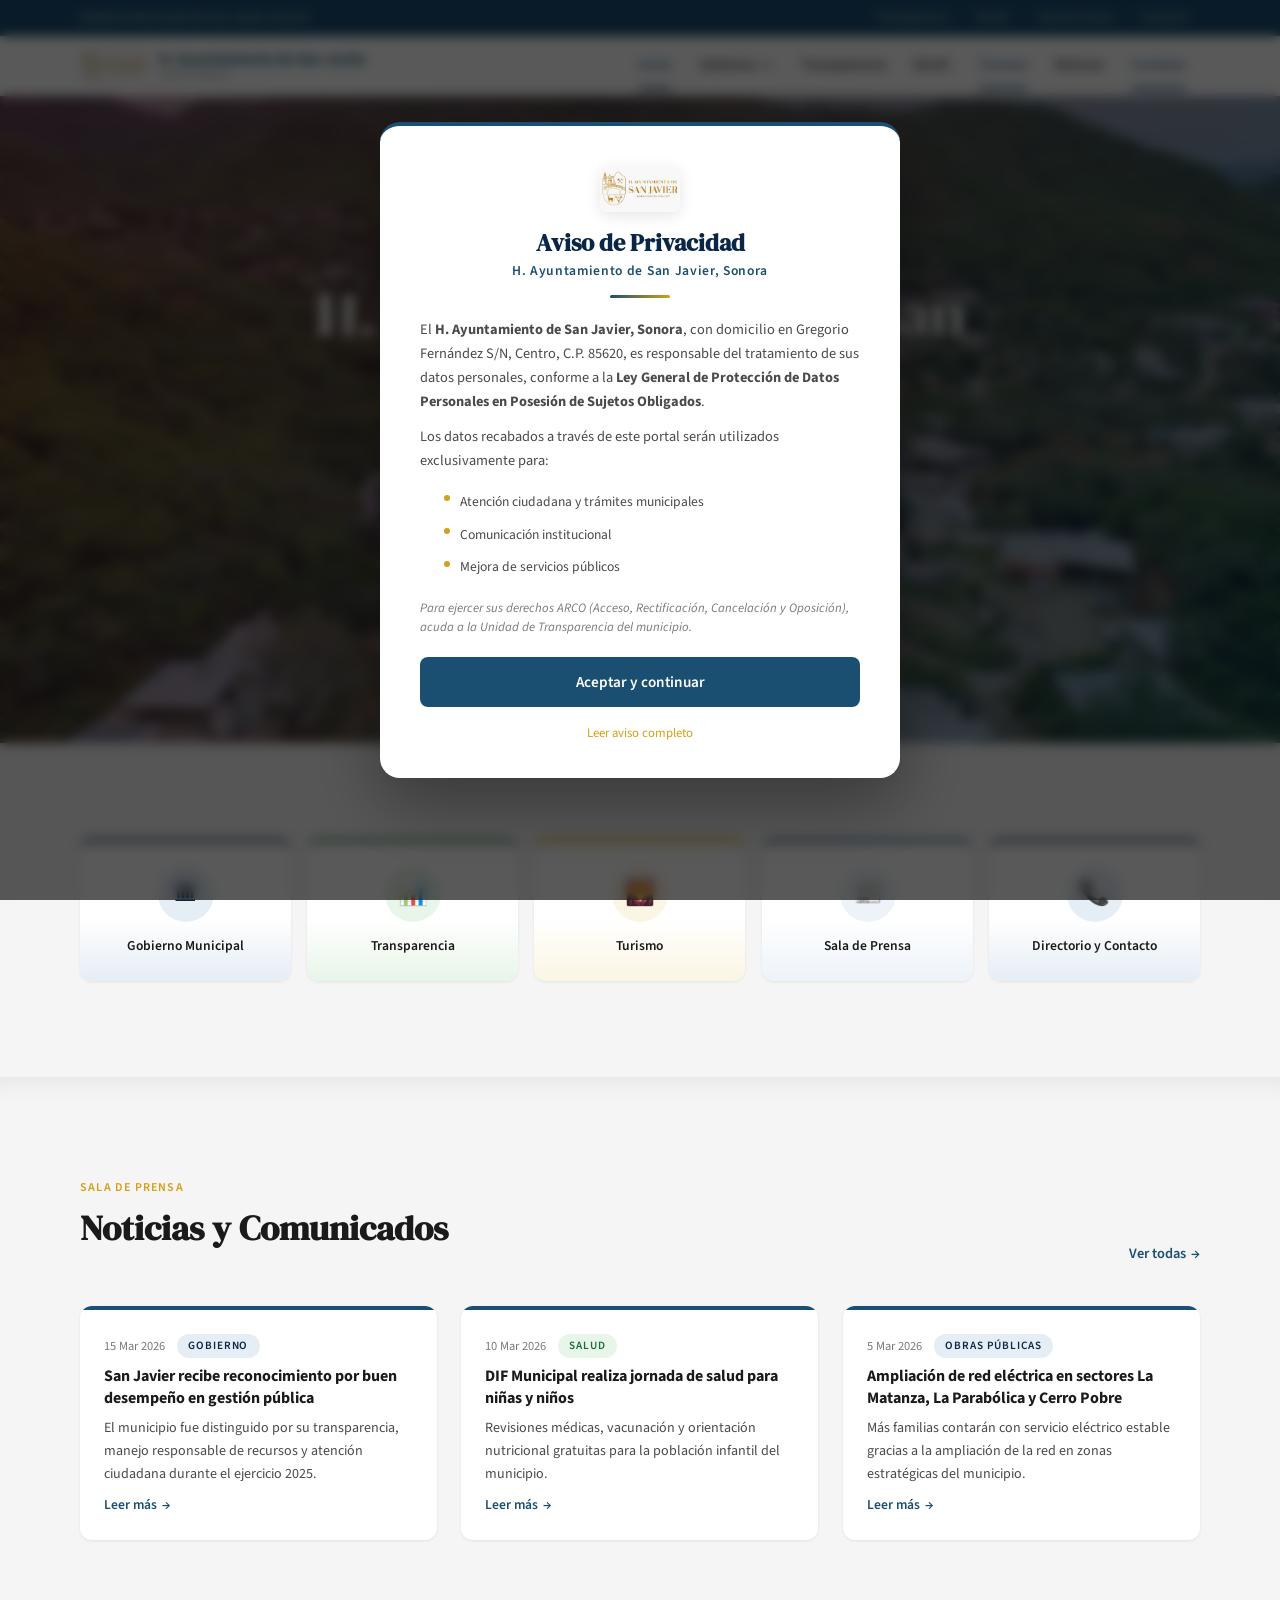
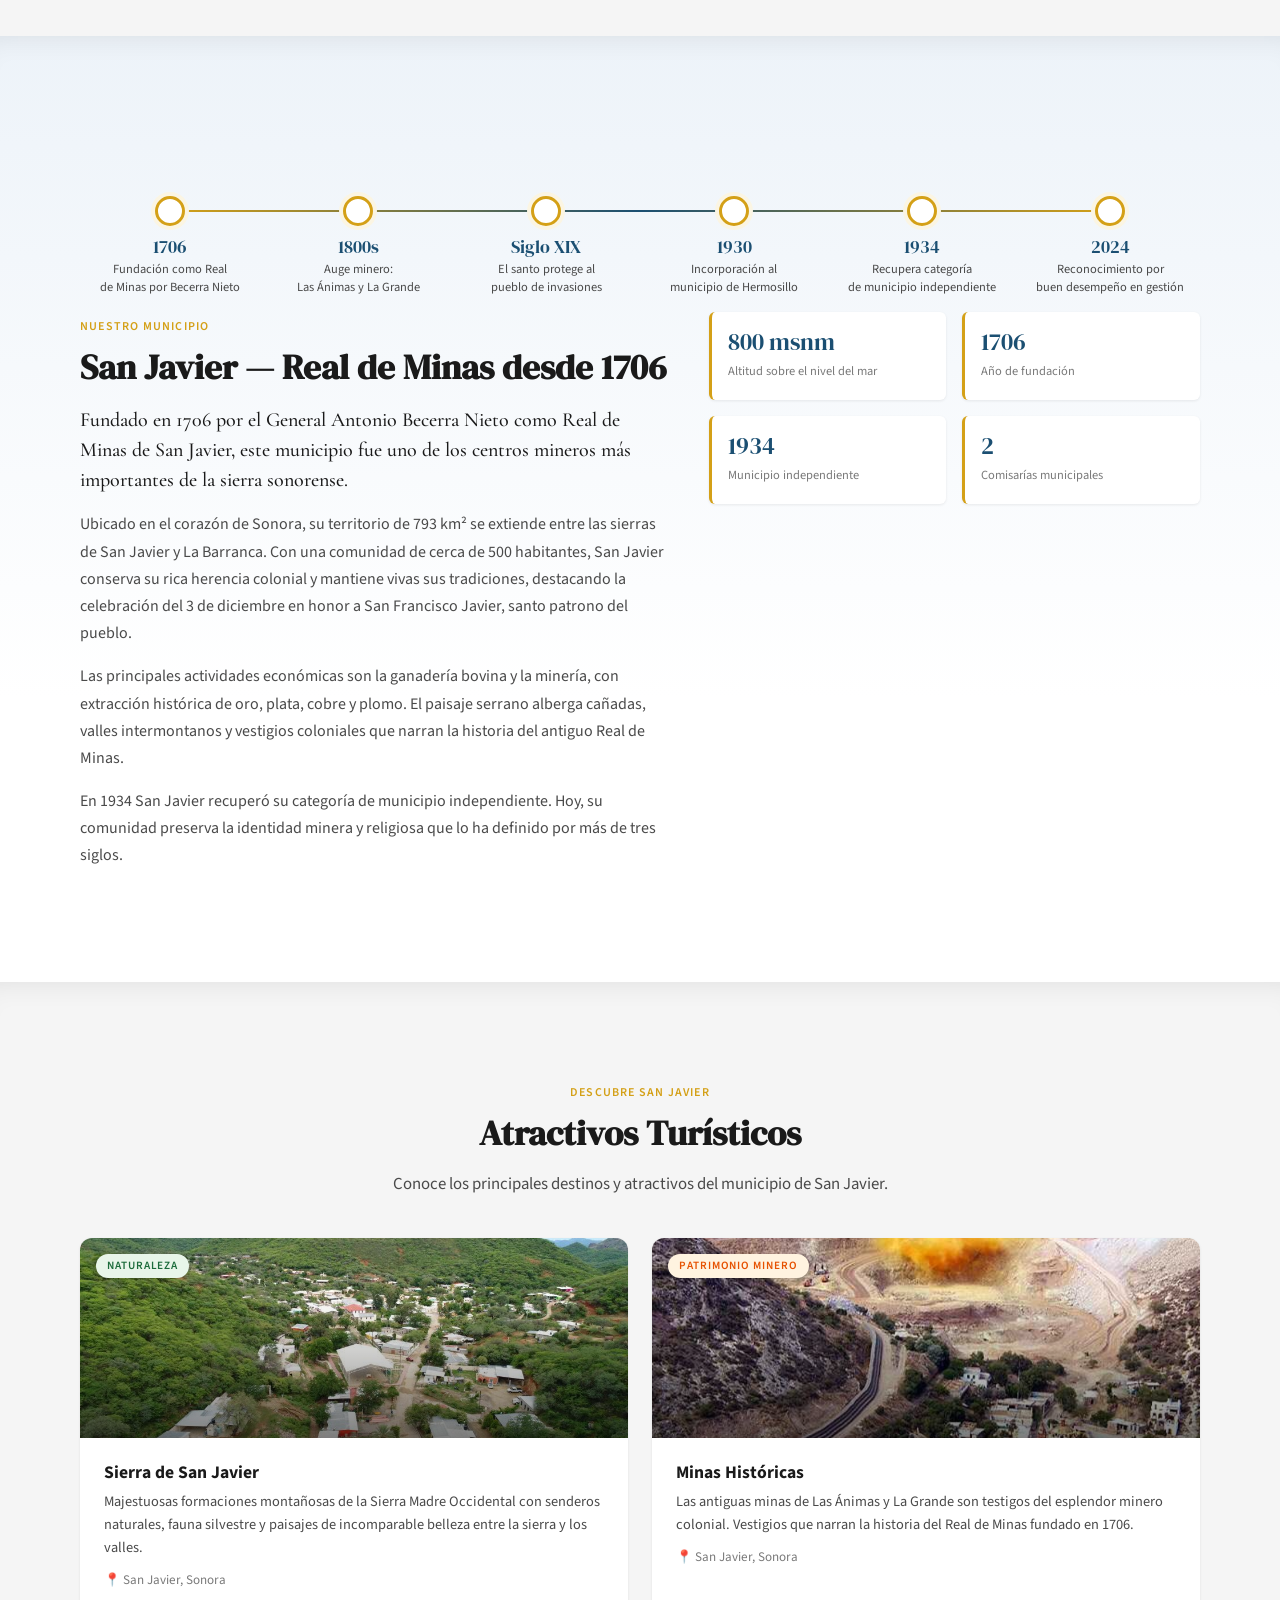
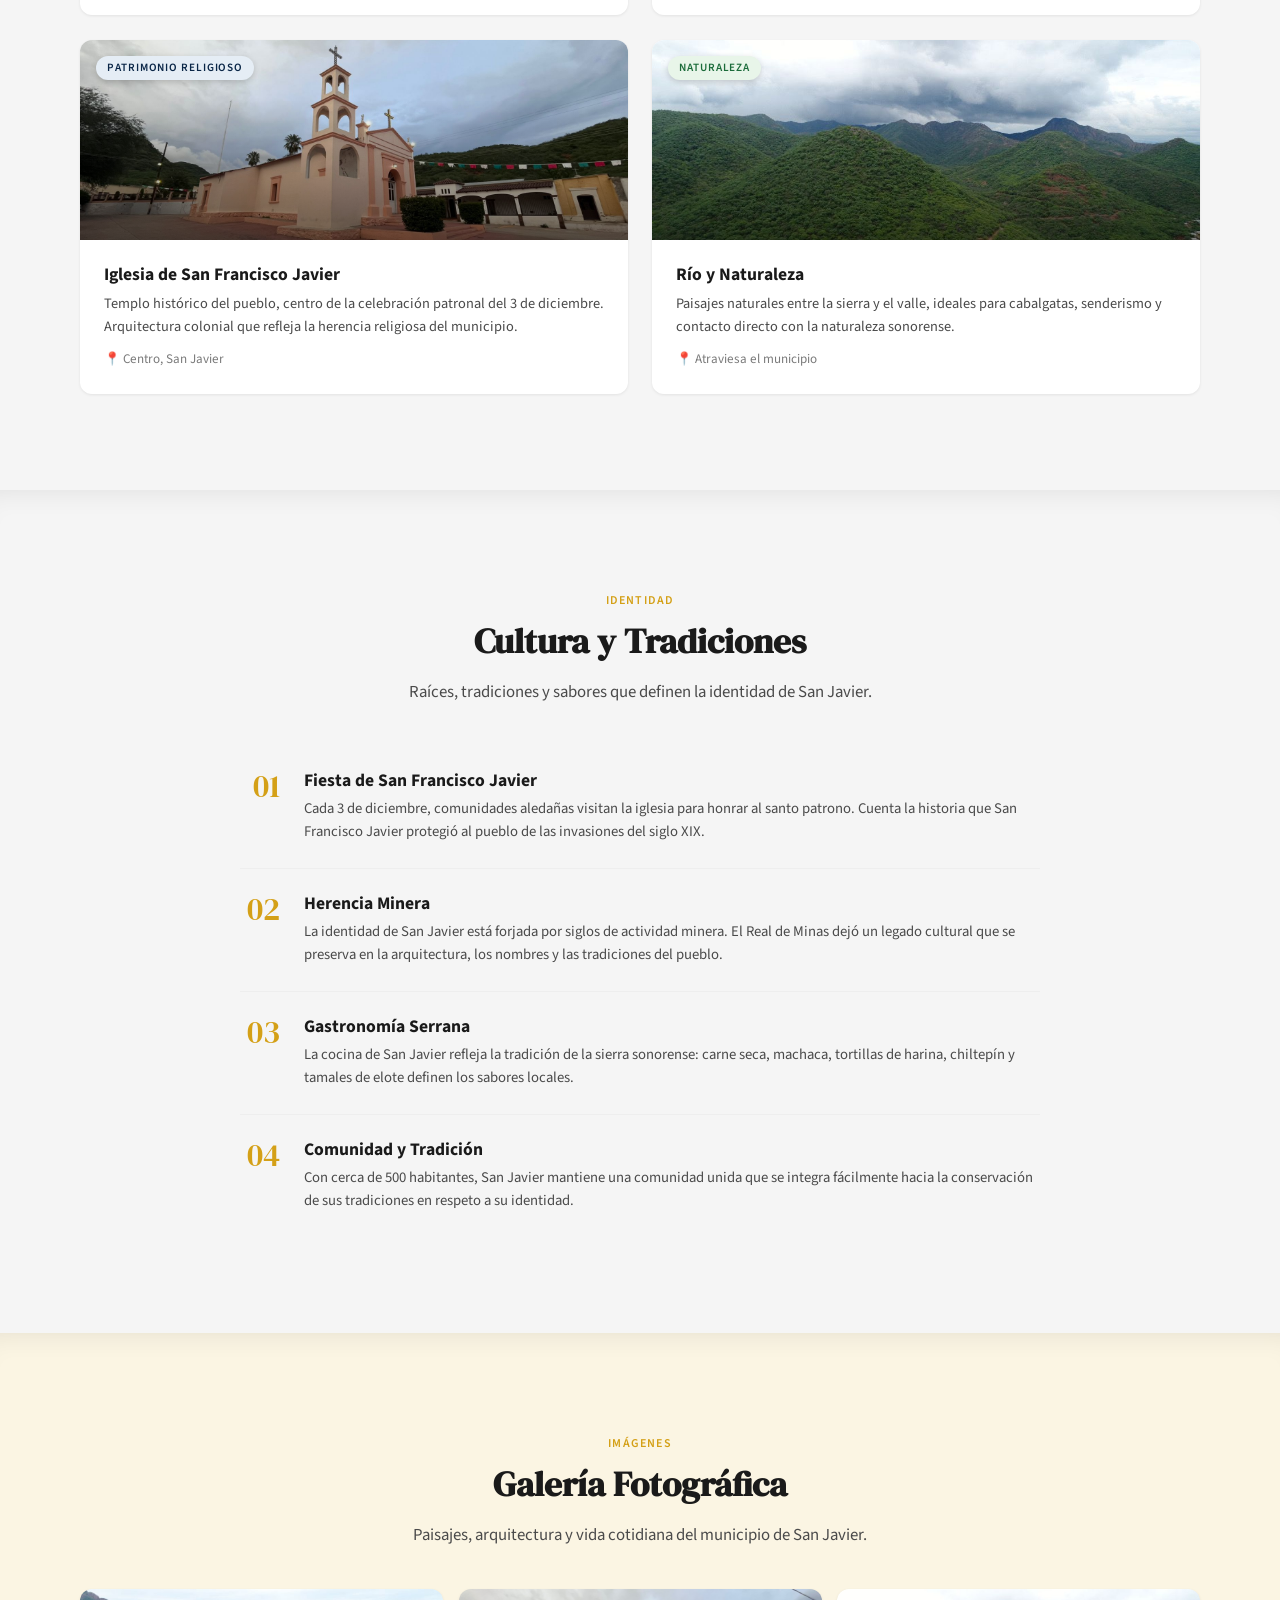
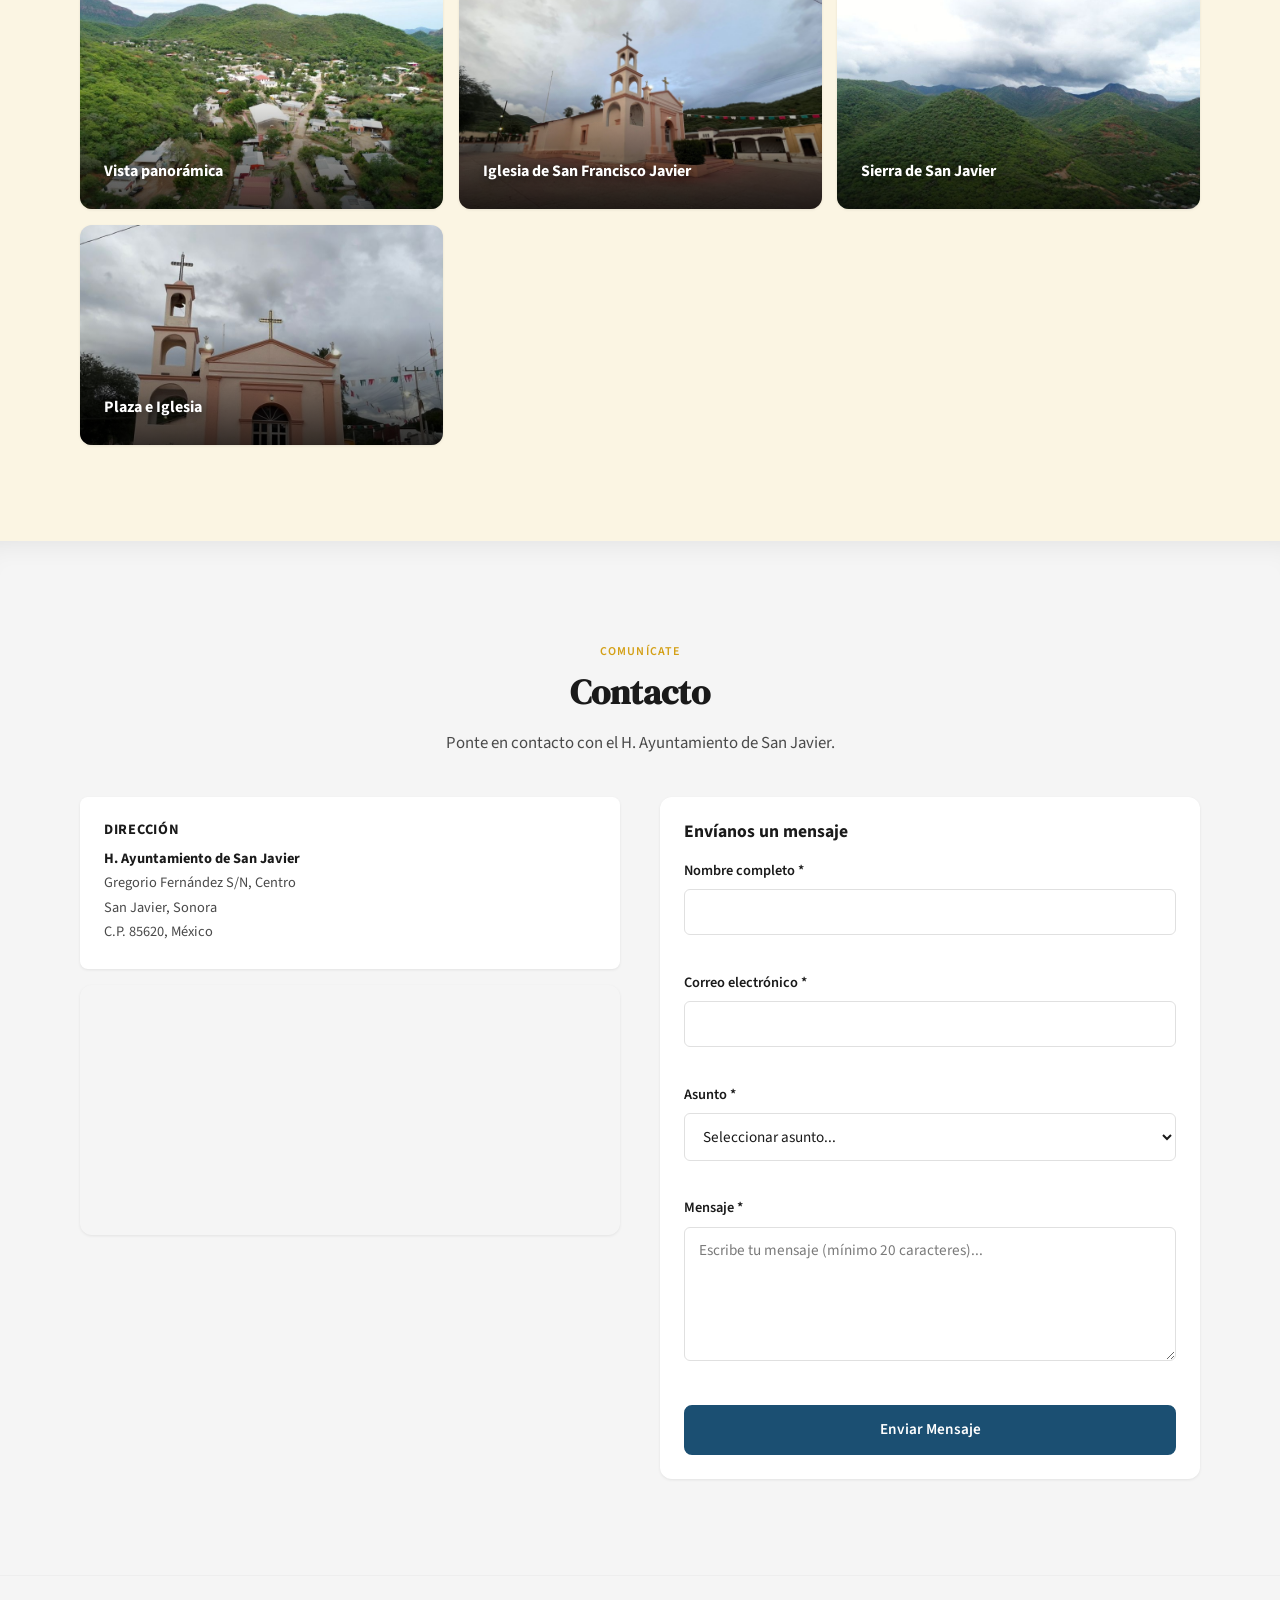
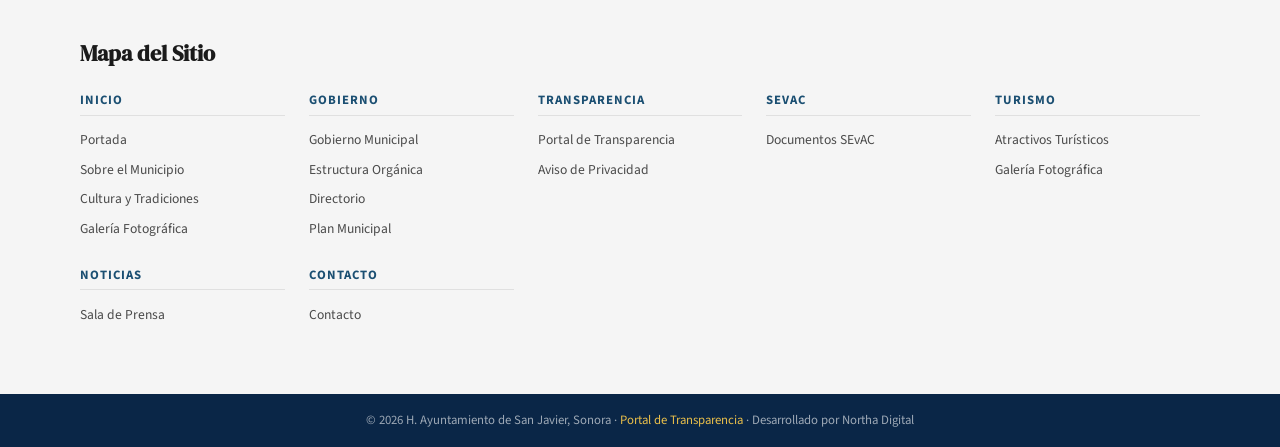
<file: index.html>
<!DOCTYPE html>
<html lang="es">
<head>
  <meta charset="UTF-8">
  <meta name="viewport" content="width=device-width, initial-scale=1.0">
  <meta name="theme-color" content="#1B4F72">
  <meta name="apple-mobile-web-app-status-bar-style" content="#1B4F72">
  <meta name="msapplication-navbutton-color" content="#1B4F72">
  <meta name="color-scheme" content="only light">
  <meta name="supported-color-schemes" content="light only">
  <style>
    :root { color-scheme: only light !important; }
    html, body { background-color: #F5F5F5 !important; }
  </style>
  <title>H. Ayuntamiento de San Javier | Portal Oficial del Gobierno Municipal</title>
  <meta name="description" content="Portal oficial del H. Ayuntamiento de San Javier, Sonora. Servicios digitales, transparencia, turismo y noticias del gobierno municipal.">
  <meta name="keywords" content="San Javier, Sonora, gobierno municipal, ayuntamiento, sierra madre, turismo, ópata">
  <meta property="og:title" content="H. Ayuntamiento de San Javier | Portal Oficial del Gobierno Municipal">
  <meta property="og:description" content="Portal oficial del H. Ayuntamiento de San Javier, Sonora. Servicios digitales, transparencia, turismo y noticias del gobierno municipal.">
  <meta property="og:type" content="website">
  <meta property="og:locale" content="es_MX">
  <link rel="icon" href="data:image/svg+xml,<svg xmlns='http://www.w3.org/2000/svg' viewBox='0 0 100 100'><text y='.9em' font-size='90'>🏛️</text></svg>">
  <link rel="preconnect" href="https://fonts.googleapis.com">
  <link rel="preconnect" href="https://fonts.gstatic.com" crossorigin>
  <link href="https://fonts.googleapis.com/css2?family=DM+Serif+Display:ital@0;1&family=Source+Sans+3:wght@300;400;500;600;700&family=Cormorant+Garamond:ital,wght@0,500;0,600;0,700;1,600&display=swap" rel="stylesheet">
  <link rel="stylesheet" href="css/globals.css">
  <link rel="stylesheet" href="css/nav-footer.css">
  <link rel="stylesheet" href="css/home.css">
  <script src="js/main.js" defer></script>
</head>
<body>

  <!-- Skip link -->
  <a href="#main-content" class="skip-link">Ir al contenido principal</a>

  <!-- === TOPBAR === -->
  <div class="topbar">
    <div class="container">
      <span class="topbar__left">Gobierno Municipal de San Javier, Sonora</span>
      <nav class="topbar__right" aria-label="Enlaces rápidos">
        <a href="transparencia.html" class="topbar__link">Transparencia</a>
        <span class="topbar__sep">|</span>
        <a href="sevac.html" class="topbar__link">SEvAC</a>
        <span class="topbar__sep">|</span>
        <a href="noticias.html" class="topbar__link">Sala de Prensa</a>
        <span class="topbar__sep">|</span>
        <a href="#contacto" class="topbar__link">Contacto</a>
      </nav>
    </div>
  </div>

  <!-- === NAVBAR === -->
  <nav class="navbar" role="navigation" aria-label="Navegación principal">
    <div class="container">
      <a href="index.html" class="navbar__brand">
        <img src="assets/images/escudo-sanjavier.png" alt="Escudo de San Javier" class="nav__escudo">
        <span class="navbar__brand-text">H. Ayuntamiento de San Javier<small>Sonora, México</small></span>
      </a>

      <ul class="navbar__menu">
        <li><a href="index.html" class="navbar__link">Inicio</a></li>
        <li class="navbar__dropdown">
          <a href="gobierno.html" class="navbar__link navbar__dropdown-toggle">
            Gobierno
            <svg viewBox="0 0 12 12" aria-hidden="true"><path d="M2 4l4 4 4-4"/></svg>
          </a>
          <div class="navbar__dropdown-menu">
            <a href="gobierno.html#estructura" class="navbar__dropdown-item">Estructura Orgánica</a>
            <a href="gobierno.html#directorio" class="navbar__dropdown-item">Directorio</a>
            <a href="gobierno.html#plan" class="navbar__dropdown-item">Plan Municipal</a>
          </div>
        </li>
        <li><a href="transparencia.html" class="navbar__link">Transparencia</a></li>
        <li><a href="sevac.html" class="navbar__link">SEvAC</a></li>
        <li><a href="#turismo" class="navbar__link">Turismo</a></li>
        <li><a href="noticias.html" class="navbar__link">Noticias</a></li>
        <li><a href="#contacto" class="navbar__link">Contacto</a></li>
      </ul>

      <button class="navbar__hamburger" aria-label="Abrir menú de navegación" aria-expanded="false" aria-controls="mobile-menu">
        <span class="navbar__hamburger-line"></span>
        <span class="navbar__hamburger-line"></span>
        <span class="navbar__hamburger-line"></span>
      </button>
    </div>
  </nav>
  <div class="navbar-spacer"></div>

  <!-- === MENÚ MÓVIL === -->
  <div class="mobile-menu" id="mobile-menu">
    <div class="mobile-menu__overlay"></div>
    <div class="mobile-menu__panel">
      <div class="mobile-menu__header">
        <span class="mobile-menu__brand">Menú</span>
        <button class="mobile-menu__close" aria-label="Cerrar menú">&times;</button>
      </div>
      <nav class="mobile-menu__nav" aria-label="Navegación móvil">
        <a href="index.html" class="mobile-menu__link">Inicio</a>
        <button class="mobile-menu__link mobile-menu__submenu-toggle" aria-expanded="false">
          Gobierno
          <svg viewBox="0 0 12 12" aria-hidden="true"><path d="M2 4l4 4 4-4" fill="none" stroke="currentColor" stroke-width="2"/></svg>
        </button>
        <div class="mobile-menu__submenu">
          <a href="gobierno.html#estructura" class="mobile-menu__submenu-link">Estructura Orgánica</a>
          <a href="gobierno.html#directorio" class="mobile-menu__submenu-link">Directorio</a>
          <a href="gobierno.html#plan" class="mobile-menu__submenu-link">Plan Municipal</a>
        </div>
        <a href="transparencia.html" class="mobile-menu__link">Transparencia</a>
        <a href="sevac.html" class="mobile-menu__link">SEvAC</a>
        <a href="#turismo" class="mobile-menu__link">Turismo</a>
        <a href="noticias.html" class="mobile-menu__link">Noticias</a>
        <a href="#contacto" class="mobile-menu__link">Contacto</a>
      </nav>
    </div>
  </div>

  <!-- === CONTENIDO PRINCIPAL === -->
  <main id="main-content">

    <!-- === SECCIÓN B: HERO INSTITUCIONAL === -->
    <section class="hero">
      <div class="hero__content">
        <img src="assets/images/escudo-sanjavier.png" alt="Escudo de San Javier" class="hero__escudo">
        <h1 class="hero__title">H. Ayuntamiento de San Javier</h1>
        <p class="hero__subtitle">Administración 2024&ndash;2027 &middot; Sonora, México</p>
        <div class="hero__cta">
          <a href="https://transparencia.sonora.gob.mx/informacion-publica/organismos/9/municipios/1150/san-javier" target="_blank" rel="noopener noreferrer" class="btn btn--outline-white btn--lg">Portal de Transparencia</a>
        </div>
        <div class="hero__stats">
          <div class="hero__stat">
            <span class="hero__stat-number">1706</span>
            <span class="hero__stat-label">Año de fundación</span>
          </div>
          <div class="hero__stat">
            <span class="hero__stat-number">793 km&sup2;</span>
            <span class="hero__stat-label">Superficie territorial</span>
          </div>
          <div class="hero__stat">
            <span class="hero__stat-number">492</span>
            <span class="hero__stat-label">Habitantes</span>
          </div>
        </div>
      </div>
    </section>

    <!-- === SECCIÓN C: ACCESOS DIRECTOS A SERVICIOS === -->
    <section class="section section--gob-bg">
      <div class="container">
        <div class="servicios-grid">
          <a href="gobierno.html" class="servicio-card servicio-card--blue" data-reveal>
            <div class="servicio-card__icon" aria-hidden="true">&#x1F3DB;</div>
            <span class="servicio-card__title">Gobierno Municipal</span>
          </a>
          <a href="transparencia.html" class="servicio-card servicio-card--green" data-reveal>
            <div class="servicio-card__icon" aria-hidden="true">&#x1F4CA;</div>
            <span class="servicio-card__title">Transparencia</span>
          </a>
          <a href="#turismo" class="servicio-card servicio-card--gold" data-reveal>
            <div class="servicio-card__icon" aria-hidden="true">&#x1F304;</div>
            <span class="servicio-card__title">Turismo</span>
          </a>
          <a href="noticias.html" class="servicio-card servicio-card--primary" data-reveal>
            <div class="servicio-card__icon" aria-hidden="true">&#x1F4F0;</div>
            <span class="servicio-card__title">Sala de Prensa</span>
          </a>
          <a href="#contacto" class="servicio-card servicio-card--blue" data-reveal>
            <div class="servicio-card__icon" aria-hidden="true">&#x1F4DE;</div>
            <span class="servicio-card__title">Directorio y Contacto</span>
          </a>
        </div>
      </div>
    </section>

    <!-- === SECCIÓN D: NOTICIAS Y COMUNICADOS === -->
    <section class="section">
      <div class="container">
        <div class="noticias-home__header">
          <div>
            <span class="section__tag">Sala de Prensa</span>
            <h2 class="section__title">Noticias y Comunicados</h2>
          </div>
          <a href="noticias.html" class="noticias-home__link">Ver todas <span aria-hidden="true">&rarr;</span></a>
        </div>

        <div class="noticias-home__grid">
          <!-- Noticia 1 -->
          <article class="noticia-home-card" data-reveal>
            <div class="noticia-home-card__bar"></div>
            <div class="noticia-home-card__body">
              <div class="noticia-home-card__meta">
                <span class="noticia-home-card__date">15 Mar 2026</span>
                <span class="badge badge--presencial">Gobierno</span>
              </div>
              <h3 class="noticia-home-card__title">San Javier recibe reconocimiento por buen desempeño en gestión pública</h3>
              <p class="noticia-home-card__excerpt">
                El municipio fue distinguido por su transparencia, manejo responsable de recursos y atención ciudadana durante el ejercicio 2025.
              </p>
              <a href="noticias.html" class="noticia-home-card__link">Leer más <span aria-hidden="true">&rarr;</span></a>
            </div>
          </article>

          <!-- Noticia 2 -->
          <article class="noticia-home-card" data-reveal>
            <div class="noticia-home-card__bar"></div>
            <div class="noticia-home-card__body">
              <div class="noticia-home-card__meta">
                <span class="noticia-home-card__date">10 Mar 2026</span>
                <span class="badge badge--online">Salud</span>
              </div>
              <h3 class="noticia-home-card__title">DIF Municipal realiza jornada de salud para niñas y niños</h3>
              <p class="noticia-home-card__excerpt">
                Revisiones médicas, vacunación y orientación nutricional gratuitas para la población infantil del municipio.
              </p>
              <a href="noticias.html" class="noticia-home-card__link">Leer más <span aria-hidden="true">&rarr;</span></a>
            </div>
          </article>

          <!-- Noticia 3 -->
          <article class="noticia-home-card" data-reveal>
            <div class="noticia-home-card__bar"></div>
            <div class="noticia-home-card__body">
              <div class="noticia-home-card__meta">
                <span class="noticia-home-card__date">5 Mar 2026</span>
                <span class="badge badge--presencial">Obras Públicas</span>
              </div>
              <h3 class="noticia-home-card__title">Ampliación de red eléctrica en sectores La Matanza, La Parabólica y Cerro Pobre</h3>
              <p class="noticia-home-card__excerpt">
                Más familias contarán con servicio eléctrico estable gracias a la ampliación de la red en zonas estratégicas del municipio.
              </p>
              <a href="noticias.html" class="noticia-home-card__link">Leer más <span aria-hidden="true">&rarr;</span></a>
            </div>
          </article>
        </div>
      </div>
    </section>

    <!-- === SECCIÓN E: SOBRE EL MUNICIPIO === -->
    <section class="section section--municipio-bg" id="municipio">
      <div class="container">

        <!-- Timeline de hitos históricos -->
        <div class="timeline" data-reveal>
          <div class="timeline__track">
            <div class="timeline__item">
              <span class="timeline__dot" aria-hidden="true"></span>
              <span class="timeline__year">1706</span>
              <span class="timeline__event">Fundación como Real<br>de Minas por Becerra Nieto</span>
            </div>
            <div class="timeline__item">
              <span class="timeline__dot" aria-hidden="true"></span>
              <span class="timeline__year">1800s</span>
              <span class="timeline__event">Auge minero:<br>Las Ánimas y La Grande</span>
            </div>
            <div class="timeline__item">
              <span class="timeline__dot" aria-hidden="true"></span>
              <span class="timeline__year">Siglo XIX</span>
              <span class="timeline__event">El santo protege al<br>pueblo de invasiones</span>
            </div>
            <div class="timeline__item">
              <span class="timeline__dot" aria-hidden="true"></span>
              <span class="timeline__year">1930</span>
              <span class="timeline__event">Incorporación al<br>municipio de Hermosillo</span>
            </div>
            <div class="timeline__item">
              <span class="timeline__dot" aria-hidden="true"></span>
              <span class="timeline__year">1934</span>
              <span class="timeline__event">Recupera categoría<br>de municipio independiente</span>
            </div>
            <div class="timeline__item">
              <span class="timeline__dot" aria-hidden="true"></span>
              <span class="timeline__year">2024</span>
              <span class="timeline__event">Reconocimiento por<br>buen desempeño en gestión</span>
            </div>
          </div>
        </div>

        <div class="municipio__grid">
          <!-- Izquierda: contenido editorial -->
          <div data-reveal="left">
            <span class="section__tag">Nuestro Municipio</span>
            <h2 class="section__title">San Javier &mdash; Real de Minas desde 1706</h2>
            <p class="municipio__lead">
              Fundado en 1706 por el General Antonio Becerra Nieto como Real de Minas de San Javier,
              este municipio fue uno de los centros mineros más importantes de la sierra sonorense.
            </p>
            <div class="municipio__text">
              <p>
                Ubicado en el corazón de Sonora, su territorio de 793 km&sup2; se extiende entre las sierras
                de San Javier y La Barranca. Con una comunidad de cerca de 500 habitantes, San Javier conserva
                su rica herencia colonial y mantiene vivas sus tradiciones, destacando la celebración del
                3 de diciembre en honor a San Francisco Javier, santo patrono del pueblo.
              </p>
              <p>
                Las principales actividades económicas son la ganadería bovina y la minería, con extracción
                histórica de oro, plata, cobre y plomo. El paisaje serrano alberga cañadas, valles intermontanos
                y vestigios coloniales que narran la historia del antiguo Real de Minas.
              </p>
              <p>
                En 1934 San Javier recuperó su categoría de municipio independiente. Hoy, su comunidad
                preserva la identidad minera y religiosa que lo ha definido por más de tres siglos.
              </p>
            </div>
          </div>

          <!-- Derecha: datos -->
          <div class="municipio__datos" data-reveal="right">
            <div class="municipio__dato">
              <span class="municipio__dato-number">800 msnm</span>
              <span class="municipio__dato-label">Altitud sobre el nivel del mar</span>
            </div>
            <div class="municipio__dato">
              <span class="municipio__dato-number">1706</span>
              <span class="municipio__dato-label">Año de fundación</span>
            </div>
            <div class="municipio__dato">
              <span class="municipio__dato-number">1934</span>
              <span class="municipio__dato-label">Municipio independiente</span>
            </div>
            <div class="municipio__dato">
              <span class="municipio__dato-number">2</span>
              <span class="municipio__dato-label">Comisarías municipales</span>
            </div>
          </div>
        </div>
      </div>
    </section>

    <!-- === SECCIÓN F: TURISMO === -->
    <section class="section" id="turismo" style="background-color: var(--gob-bg);">
      <div class="container">
        <div class="section__header section__header--center" data-reveal="fade">
          <span class="section__tag">Descubre San Javier</span>
          <h2 class="section__title">Atractivos Turísticos</h2>
          <p class="section__subtitle">Conoce los principales destinos y atractivos del municipio de San Javier.</p>
        </div>

        <div class="turismo-grid">
          <!-- Sierra de San Javier -->
          <article class="turismo-card" data-reveal>
            <div class="turismo-card__image turismo-card__image--1">
              <span class="turismo-card__badge badge badge--online">Naturaleza</span>
            </div>
            <div class="turismo-card__body">
              <h3 class="turismo-card__title">Sierra de San Javier</h3>
              <p class="turismo-card__desc">
                Majestuosas formaciones montañosas de la Sierra Madre Occidental con senderos naturales,
                fauna silvestre y paisajes de incomparable belleza entre la sierra y los valles.
              </p>
              <span class="turismo-card__location">&#x1F4CD; San Javier, Sonora</span>
            </div>
          </article>

          <!-- Minas Históricas -->
          <article class="turismo-card" data-reveal>
            <div class="turismo-card__image turismo-card__image--2">
              <span class="turismo-card__badge badge badge--hybrid">Patrimonio Minero</span>
            </div>
            <div class="turismo-card__body">
              <h3 class="turismo-card__title">Minas Históricas</h3>
              <p class="turismo-card__desc">
                Las antiguas minas de Las Ánimas y La Grande son testigos del esplendor minero colonial.
                Vestigios que narran la historia del Real de Minas fundado en 1706.
              </p>
              <span class="turismo-card__location">&#x1F4CD; San Javier, Sonora</span>
            </div>
          </article>

          <!-- Iglesia de San Francisco Javier -->
          <article class="turismo-card" data-reveal>
            <div class="turismo-card__image turismo-card__image--3">
              <span class="turismo-card__badge badge badge--presencial">Patrimonio Religioso</span>
            </div>
            <div class="turismo-card__body">
              <h3 class="turismo-card__title">Iglesia de San Francisco Javier</h3>
              <p class="turismo-card__desc">
                Templo histórico del pueblo, centro de la celebración patronal del 3 de diciembre.
                Arquitectura colonial que refleja la herencia religiosa del municipio.
              </p>
              <span class="turismo-card__location">&#x1F4CD; Centro, San Javier</span>
            </div>
          </article>

          <!-- Río y Naturaleza -->
          <article class="turismo-card" data-reveal>
            <div class="turismo-card__image turismo-card__image--4">
              <span class="turismo-card__badge badge badge--online">Naturaleza</span>
            </div>
            <div class="turismo-card__body">
              <h3 class="turismo-card__title">Río y Naturaleza</h3>
              <p class="turismo-card__desc">
                Paisajes naturales entre la sierra y el valle, ideales para cabalgatas, senderismo
                y contacto directo con la naturaleza sonorense.
              </p>
              <span class="turismo-card__location">&#x1F4CD; Atraviesa el municipio</span>
            </div>
          </article>
        </div>
      </div>
    </section>

    <!-- === SECCIÓN G: CULTURA === -->
    <section class="section" id="cultura">
      <div class="container">
        <div class="section__header section__header--center" data-reveal="fade">
          <span class="section__tag">Identidad</span>
          <h2 class="section__title">Cultura y Tradiciones</h2>
          <p class="section__subtitle">Raíces, tradiciones y sabores que definen la identidad de San Javier.</p>
        </div>

        <div class="cultura-list">
          <div class="cultura-item" data-reveal>
            <span class="cultura-item__number" aria-hidden="true">01</span>
            <div class="cultura-item__content">
              <h3 class="cultura-item__title">Fiesta de San Francisco Javier</h3>
              <p class="cultura-item__text">
                Cada 3 de diciembre, comunidades aledañas visitan la iglesia para honrar al santo patrono.
                Cuenta la historia que San Francisco Javier protegió al pueblo de las invasiones del siglo XIX.
              </p>
            </div>
          </div>

          <div class="cultura-item" data-reveal>
            <span class="cultura-item__number" aria-hidden="true">02</span>
            <div class="cultura-item__content">
              <h3 class="cultura-item__title">Herencia Minera</h3>
              <p class="cultura-item__text">
                La identidad de San Javier está forjada por siglos de actividad minera. El Real de Minas dejó
                un legado cultural que se preserva en la arquitectura, los nombres y las tradiciones del pueblo.
              </p>
            </div>
          </div>

          <div class="cultura-item" data-reveal>
            <span class="cultura-item__number" aria-hidden="true">03</span>
            <div class="cultura-item__content">
              <h3 class="cultura-item__title">Gastronomía Serrana</h3>
              <p class="cultura-item__text">
                La cocina de San Javier refleja la tradición de la sierra sonorense: carne seca, machaca, tortillas
                de harina, chiltepín y tamales de elote definen los sabores locales.
              </p>
            </div>
          </div>

          <div class="cultura-item" data-reveal>
            <span class="cultura-item__number" aria-hidden="true">04</span>
            <div class="cultura-item__content">
              <h3 class="cultura-item__title">Comunidad y Tradición</h3>
              <p class="cultura-item__text">
                Con cerca de 500 habitantes, San Javier mantiene una comunidad unida que se integra fácilmente
                hacia la conservación de sus tradiciones en respeto a su identidad.
              </p>
            </div>
          </div>
        </div>
      </div>
    </section>

    <!-- === SECCIÓN H: GALERÍA === -->
    <section class="section section--gold-bg" id="galeria">
      <div class="container">
        <div class="section__header section__header--center" data-reveal="fade">
          <span class="section__tag">Imágenes</span>
          <h2 class="section__title">Galería Fotográfica</h2>
          <p class="section__subtitle">Paisajes, arquitectura y vida cotidiana del municipio de San Javier.</p>
        </div>

        <div class="galeria-grid">
          <button type="button" class="galeria-item galeria-item--1" data-reveal data-lightbox-src="assets/images/hero-sanjavier.jpg" data-lightbox-caption="Vista panorámica">
            <span class="galeria-item__title">Vista panorámica</span>
          </button>
          <button type="button" class="galeria-item galeria-item--2" data-reveal data-lightbox-src="assets/images/cultura-sanjavier.jpg" data-lightbox-caption="Iglesia de San Francisco Javier">
            <span class="galeria-item__title">Iglesia de San Francisco Javier</span>
          </button>
          <button type="button" class="galeria-item galeria-item--3" data-reveal data-lightbox-src="assets/images/turismo-sanjavier.jpg" data-lightbox-caption="Sierra de San Javier">
            <span class="galeria-item__title">Sierra de San Javier</span>
          </button>
          <button type="button" class="galeria-item galeria-item--4" data-reveal data-lightbox-src="assets/images/galeria-sanjavier.jpg" data-lightbox-caption="Plaza e Iglesia">
            <span class="galeria-item__title">Plaza e Iglesia</span>
          </button>
        </div>
      </div>
    </section>

    <!-- === SECCIÓN I: CONTACTO === -->
    <section class="section section--gob-bg" id="contacto">
      <div class="container">
        <div class="section__header section__header--center" data-reveal="fade">
          <span class="section__tag">Comunícate</span>
          <h2 class="section__title">Contacto</h2>
          <p class="section__subtitle">Ponte en contacto con el H. Ayuntamiento de San Javier.</p>
        </div>

        <div class="contacto-grid">
          <!-- Izquierda: información y mapa -->
          <div class="contacto-info" data-reveal="left">
            <div class="contacto-card">
              <h3 class="contacto-card__title">Dirección</h3>
              <p class="contacto-card__text">
                <strong>H. Ayuntamiento de San Javier</strong><br>
                Gregorio Fernández S/N, Centro<br>
                San Javier, Sonora<br>
                C.P. 85620, México
              </p>
            </div>

            <div class="contacto-map">
              <iframe
                src="https://www.google.com/maps/embed?pb=!1m18!1m12!1m3!1d14000!2d-109.7333!3d28.5833!2m3!1f0!2f0!3f0!3m2!1i1024!2i768!4f13.1!3m3!1m2!1s0x86ce3c7e6f5b3d4b%3A0x1!2sSan+Javier%2C+Sonora!5e0!3m2!1ses!2smx!4v1"
                width="100%"
                height="250"
                style="border:0;"
                allowfullscreen=""
                loading="lazy"
                referrerpolicy="no-referrer-when-downgrade"
                title="Ubicación de San Javier, Sonora en Google Maps">
              </iframe>
            </div>
          </div>

          <!-- Derecha: formulario -->
          <div data-reveal="right">
            <div class="contacto-form">
              <h3 class="contacto-form__title">Envíanos un mensaje</h3>

              <form id="contact-form" action="https://api.web3forms.com/submit" method="POST" novalidate>
                <input type="hidden" name="access_key" value="9ee5082d-184c-433f-9faf-ff601b9a945b">
                <input type="hidden" name="subject" value="Nuevo mensaje del Portal de San Javier">
                <input type="hidden" name="from_name" value="Portal de San Javier">
                <div class="form-group">
                  <label for="contact-nombre" class="form-label">Nombre completo *</label>
                  <input type="text" id="contact-nombre" name="nombre" class="form-input" required autocomplete="name">
                  <span class="form-error" aria-live="polite"></span>
                </div>

                <div class="form-group">
                  <label for="contact-email" class="form-label">Correo electrónico *</label>
                  <input type="email" id="contact-email" name="email" class="form-input" required autocomplete="email">
                  <span class="form-error" aria-live="polite"></span>
                </div>

                <div class="form-group">
                  <label for="contact-asunto" class="form-label">Asunto *</label>
                  <select id="contact-asunto" name="asunto" class="form-select" required>
                    <option value="">Seleccionar asunto...</option>
                    <option value="informacion">Información general</option>
                    <option value="turismo">Turismo</option>
                    <option value="quejas">Quejas y sugerencias</option>
                    <option value="otro">Otro</option>
                  </select>
                  <span class="form-error" aria-live="polite"></span>
                </div>

                <div class="form-group">
                  <label for="contact-mensaje" class="form-label">Mensaje *</label>
                  <textarea id="contact-mensaje" name="mensaje" class="form-textarea" required rows="5" minlength="20"
                    placeholder="Escribe tu mensaje (mínimo 20 caracteres)..."></textarea>
                  <span class="form-error" aria-live="polite"></span>
                </div>

                <button type="submit" class="btn btn--primary" style="width: 100%;">Enviar Mensaje</button>
              </form>

              <div class="contact-feedback" id="contact-feedback" role="status" aria-live="polite" hidden></div>
            </div>

            <!-- Éxito (oculto por defecto) -->
            <div class="contact-success" id="contact-success" hidden>
              <div class="contact-success__icon" aria-hidden="true">&#x2705;</div>
              <h3 class="contact-success__title">¡Mensaje enviado!</h3>
              <p class="contact-success__text">
                Gracias por comunicarte con el H. Ayuntamiento de San Javier.
                Tu mensaje ha sido recibido y será atendido a la brevedad.
              </p>
            </div>
          </div>
        </div>
      </div>
    </section>

  </main>

  <!-- === MAPA DEL SITIO === -->
  <section class="sitemap" id="mapa-sitio" aria-labelledby="sitemap-title">
    <div class="container">
      <h2 class="sitemap__title" id="sitemap-title">Mapa del Sitio</h2>
      <div class="sitemap__grid">
        <div class="sitemap__col">
          <h3 class="sitemap__col-title">Inicio</h3>
          <a href="index.html" class="sitemap__link">Portada</a>
          <a href="index.html#municipio" class="sitemap__link">Sobre el Municipio</a>
          <a href="index.html#cultura" class="sitemap__link">Cultura y Tradiciones</a>
          <a href="index.html#galeria" class="sitemap__link">Galería Fotográfica</a>
        </div>
        <div class="sitemap__col">
          <h3 class="sitemap__col-title">Gobierno</h3>
          <a href="gobierno.html" class="sitemap__link">Gobierno Municipal</a>
          <a href="gobierno.html#estructura" class="sitemap__link">Estructura Orgánica</a>
          <a href="gobierno.html#directorio" class="sitemap__link">Directorio</a>
          <a href="gobierno.html#plan" class="sitemap__link">Plan Municipal</a>
        </div>
<div class="sitemap__col">
          <h3 class="sitemap__col-title">Transparencia</h3>
          <a href="transparencia.html" class="sitemap__link">Portal de Transparencia</a>
          <a href="transparencia.html#aviso-privacidad" class="sitemap__link">Aviso de Privacidad</a>
        </div>
        <div class="sitemap__col">
          <h3 class="sitemap__col-title">SEvAC</h3>
          <a href="sevac.html" class="sitemap__link">Documentos SEvAC</a>
        </div>
        <div class="sitemap__col">
          <h3 class="sitemap__col-title">Turismo</h3>
          <a href="index.html#turismo" class="sitemap__link">Atractivos Turísticos</a>
          <a href="index.html#galeria" class="sitemap__link">Galería Fotográfica</a>
        </div>
        <div class="sitemap__col">
          <h3 class="sitemap__col-title">Noticias</h3>
          <a href="noticias.html" class="sitemap__link">Sala de Prensa</a>
        </div>
        <div class="sitemap__col">
          <h3 class="sitemap__col-title">Contacto</h3>
          <a href="index.html#contacto" class="sitemap__link">Contacto</a>
        </div>
      </div>
    </div>
  </section>

  <!-- === FOOTER === -->
  <footer style="background:#0A2647; text-align:center; padding:1rem; font-size:0.8rem; color:rgba(255,255,255,0.6);">
    &copy; 2026 H. Ayuntamiento de San Javier, Sonora &middot;
    <a href="https://transparencia.sonora.gob.mx/informacion-publica/organismos/9/municipios/1150/san-javier" target="_blank" rel="noopener noreferrer" style="color:#E8BE4A; text-decoration:none;">Portal de Transparencia</a> &middot;
    Desarrollado por Northa Digital
  </footer>

  <!-- === AVISO DE PRIVACIDAD === -->
  <div id="privacyOverlay" class="privacy-overlay">
    <div class="privacy-popup">
      <img src="assets/images/escudo-sanjavier.png" alt="Escudo de San Javier" class="privacy-popup__escudo">
      <h3 class="privacy-popup__title">Aviso de Privacidad</h3>
      <h4 class="privacy-popup__subtitle">H. Ayuntamiento de San Javier, Sonora</h4>
      <div class="privacy-popup__divider"></div>
      <p class="privacy-popup__text">
        El <strong>H. Ayuntamiento de San Javier, Sonora</strong>, con domicilio en Gregorio Fernández S/N, Centro,
        C.P. 85620, es responsable del tratamiento de sus datos personales, conforme a la
        <strong>Ley General de Protección de Datos Personales en Posesión de Sujetos Obligados</strong>.
      </p>
      <p class="privacy-popup__text">
        Los datos recabados a través de este portal serán utilizados exclusivamente para:
      </p>
      <ul class="privacy-popup__list">
        <li>Atención ciudadana y trámites municipales</li>
        <li>Comunicación institucional</li>
        <li>Mejora de servicios públicos</li>
      </ul>
      <p class="privacy-popup__arco">
        Para ejercer sus derechos ARCO (Acceso, Rectificación, Cancelación y Oposición),
        acuda a la Unidad de Transparencia del municipio.
      </p>
      <button id="acceptPrivacy" class="privacy-popup__btn">Aceptar y continuar</button>
      <a href="transparencia.html#aviso-privacidad" class="privacy-popup__link">Leer aviso completo</a>
    </div>
  </div>

</body>
</html>
</file>
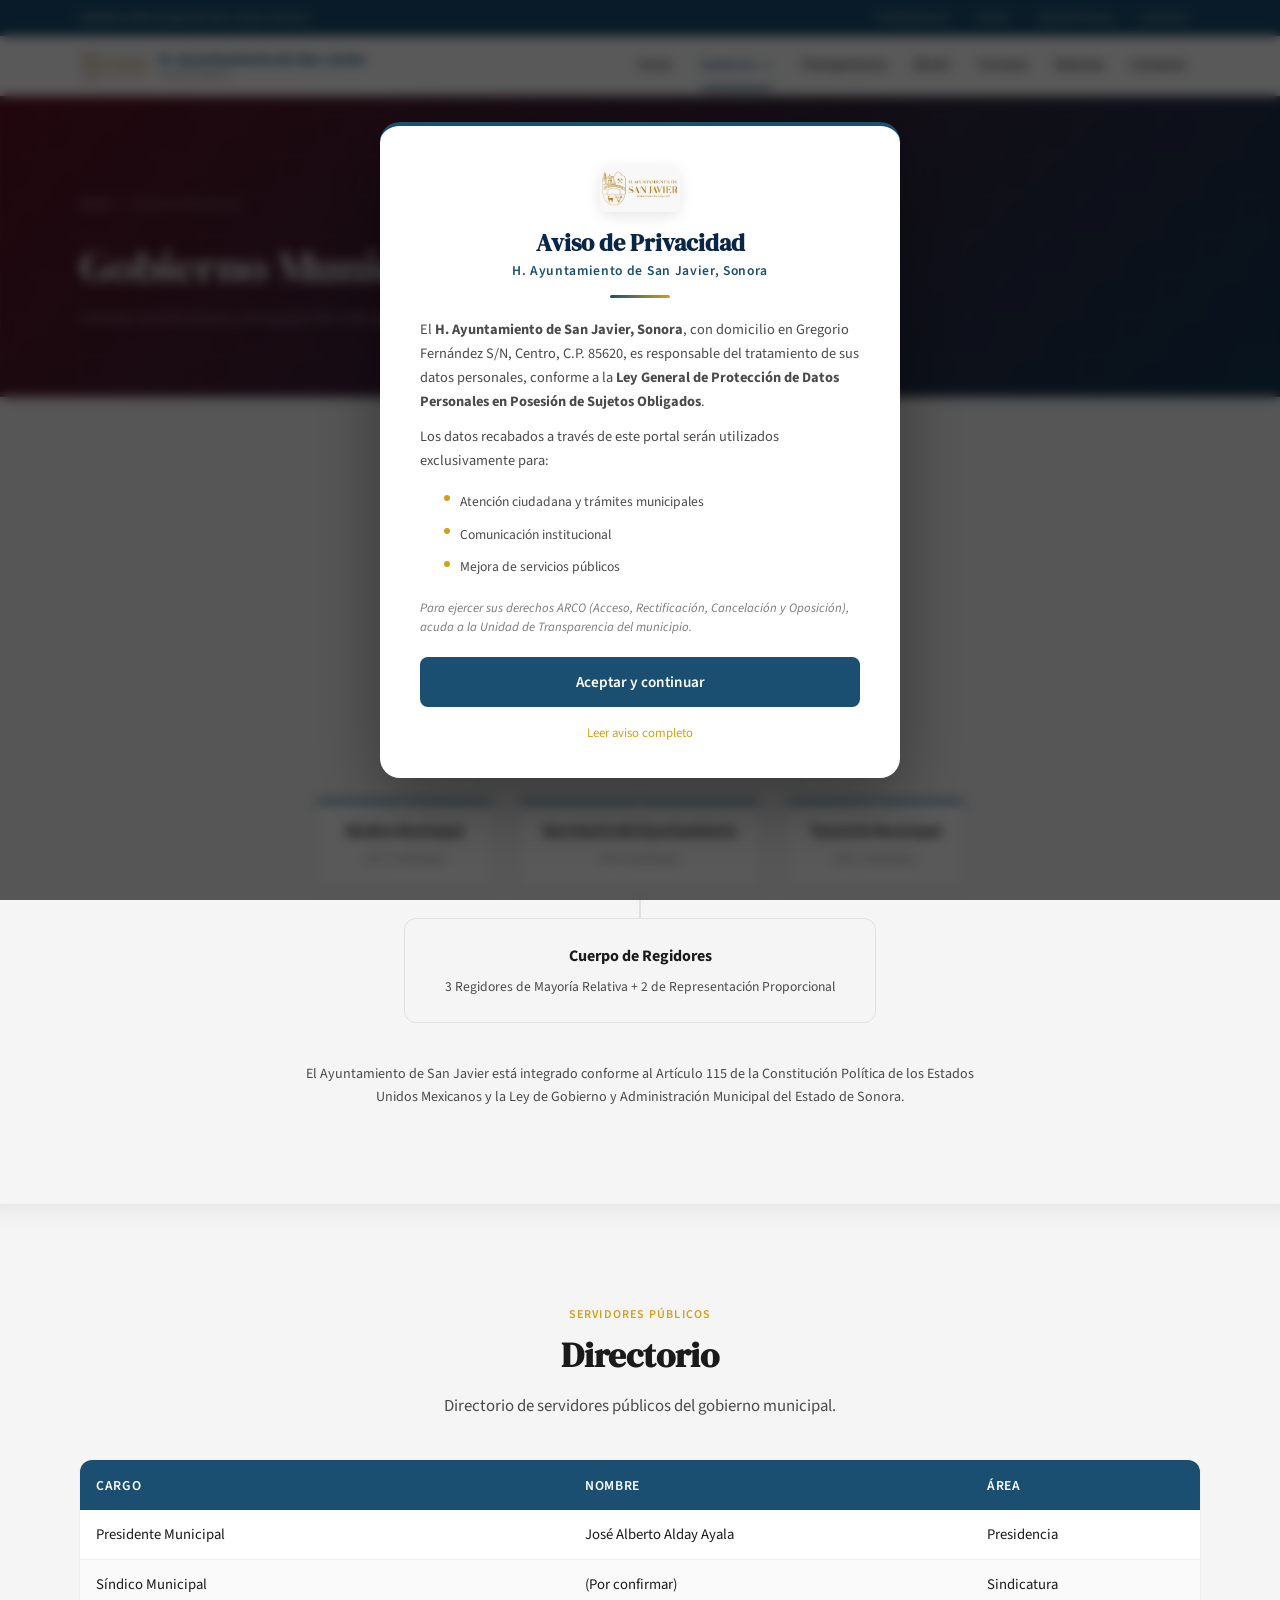
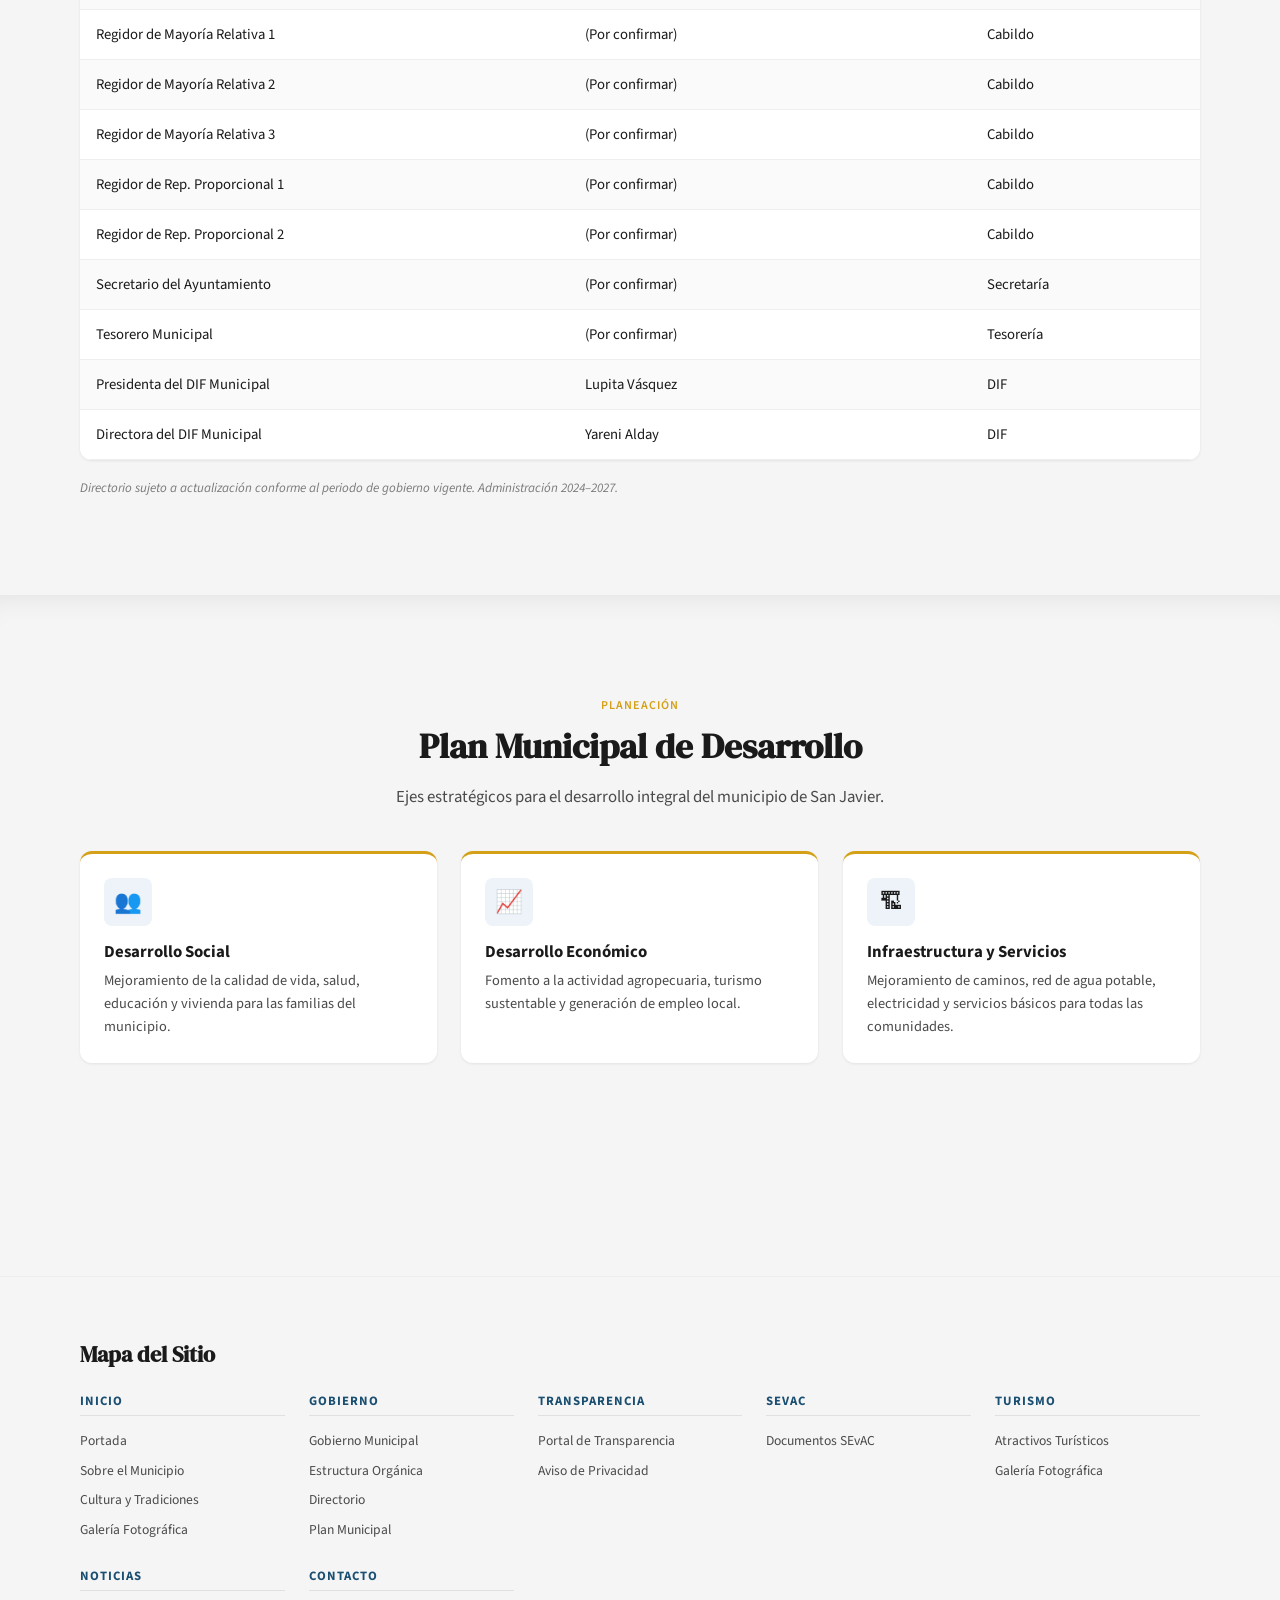
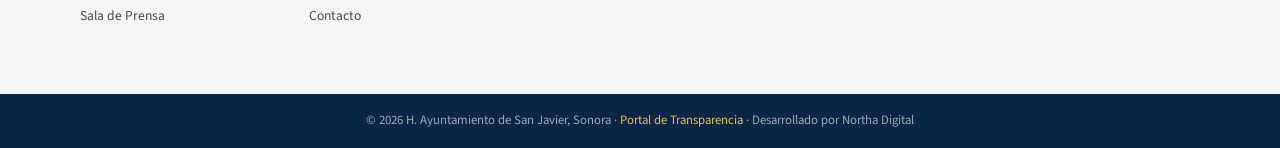
<file: gobierno.html>
<!DOCTYPE html>
<html lang="es">
<head>
  <meta charset="UTF-8">
  <meta name="viewport" content="width=device-width, initial-scale=1.0">
  <meta name="theme-color" content="#1B4F72">
  <meta name="apple-mobile-web-app-status-bar-style" content="#1B4F72">
  <meta name="msapplication-navbutton-color" content="#1B4F72">
  <meta name="color-scheme" content="only light">
  <meta name="supported-color-schemes" content="light only">
  <style>
    :root { color-scheme: only light !important; }
    html, body { background-color: #F5F5F5 !important; }
  </style>
  <title>Gobierno Municipal | H. Ayuntamiento de San Javier</title>
  <meta name="description" content="Estructura orgánica, directorio de servidores públicos y plan municipal de desarrollo del gobierno de San Javier, Sonora.">
  <meta name="keywords" content="gobierno municipal, organigrama, directorio, plan desarrollo, San Javier, Sonora">
  <meta property="og:title" content="Gobierno Municipal | H. Ayuntamiento de San Javier">
  <meta property="og:description" content="Estructura orgánica, directorio de servidores públicos y plan municipal de desarrollo del gobierno de San Javier, Sonora.">
  <meta property="og:type" content="website">
  <meta property="og:locale" content="es_MX">
  <link rel="icon" href="data:image/svg+xml,<svg xmlns='http://www.w3.org/2000/svg' viewBox='0 0 100 100'><text y='.9em' font-size='90'>🏛️</text></svg>">
  <link rel="preconnect" href="https://fonts.googleapis.com">
  <link rel="preconnect" href="https://fonts.gstatic.com" crossorigin>
  <link href="https://fonts.googleapis.com/css2?family=DM+Serif+Display:ital@0;1&family=Source+Sans+3:wght@300;400;500;600;700&family=Cormorant+Garamond:ital,wght@0,500;0,600;0,700;1,600&display=swap" rel="stylesheet">
  <link rel="stylesheet" href="css/globals.css">
  <link rel="stylesheet" href="css/nav-footer.css">
  <link rel="stylesheet" href="css/gobierno.css">
  <script src="js/main.js" defer></script>
</head>
<body>

  <!-- Skip link -->
  <a href="#main-content" class="skip-link">Ir al contenido principal</a>

  <!-- === TOPBAR === -->
  <div class="topbar">
    <div class="container">
      <span class="topbar__left">Gobierno Municipal de San Javier, Sonora</span>
      <nav class="topbar__right" aria-label="Enlaces rápidos">
        <a href="transparencia.html" class="topbar__link">Transparencia</a>
        <span class="topbar__sep">|</span>
        <a href="sevac.html" class="topbar__link">SEvAC</a>
        <span class="topbar__sep">|</span>
        <a href="noticias.html" class="topbar__link">Sala de Prensa</a>
        <span class="topbar__sep">|</span>
        <a href="index.html#contacto" class="topbar__link">Contacto</a>
      </nav>
    </div>
  </div>

  <!-- === NAVBAR === -->
  <nav class="navbar" role="navigation" aria-label="Navegación principal">
    <div class="container">
      <a href="index.html" class="navbar__brand">
        <img src="assets/images/escudo-sanjavier.png" alt="Escudo de San Javier" class="nav__escudo">
        <span class="navbar__brand-text">H. Ayuntamiento de San Javier<small>Sonora, México</small></span>
      </a>

      <ul class="navbar__menu">
        <li><a href="index.html" class="navbar__link">Inicio</a></li>
        <li class="navbar__dropdown">
          <a href="gobierno.html" class="navbar__link navbar__dropdown-toggle">
            Gobierno
            <svg viewBox="0 0 12 12" aria-hidden="true"><path d="M2 4l4 4 4-4"/></svg>
          </a>
          <div class="navbar__dropdown-menu">
            <a href="gobierno.html#estructura" class="navbar__dropdown-item">Estructura Orgánica</a>
            <a href="gobierno.html#directorio" class="navbar__dropdown-item">Directorio</a>
            <a href="gobierno.html#plan" class="navbar__dropdown-item">Plan Municipal</a>
          </div>
        </li>
        <li><a href="transparencia.html" class="navbar__link">Transparencia</a></li>
        <li><a href="sevac.html" class="navbar__link">SEvAC</a></li>
        <li><a href="index.html#turismo" class="navbar__link">Turismo</a></li>
        <li><a href="noticias.html" class="navbar__link">Noticias</a></li>
        <li><a href="index.html#contacto" class="navbar__link">Contacto</a></li>
      </ul>

      <button class="navbar__hamburger" aria-label="Abrir menú de navegación" aria-expanded="false" aria-controls="mobile-menu">
        <span class="navbar__hamburger-line"></span>
        <span class="navbar__hamburger-line"></span>
        <span class="navbar__hamburger-line"></span>
      </button>
    </div>
  </nav>
  <div class="navbar-spacer"></div>

  <!-- === MENÚ MÓVIL === -->
  <div class="mobile-menu" id="mobile-menu">
    <div class="mobile-menu__overlay"></div>
    <div class="mobile-menu__panel">
      <div class="mobile-menu__header">
        <span class="mobile-menu__brand">Menú</span>
        <button class="mobile-menu__close" aria-label="Cerrar menú">&times;</button>
      </div>
      <nav class="mobile-menu__nav" aria-label="Navegación móvil">
        <a href="index.html" class="mobile-menu__link">Inicio</a>
        <button class="mobile-menu__link mobile-menu__submenu-toggle" aria-expanded="false">
          Gobierno
          <svg viewBox="0 0 12 12" aria-hidden="true"><path d="M2 4l4 4 4-4" fill="none" stroke="currentColor" stroke-width="2"/></svg>
        </button>
        <div class="mobile-menu__submenu">
          <a href="gobierno.html#estructura" class="mobile-menu__submenu-link">Estructura Orgánica</a>
          <a href="gobierno.html#directorio" class="mobile-menu__submenu-link">Directorio</a>
          <a href="gobierno.html#plan" class="mobile-menu__submenu-link">Plan Municipal</a>
        </div>
        <a href="transparencia.html" class="mobile-menu__link">Transparencia</a>
        <a href="sevac.html" class="mobile-menu__link">SEvAC</a>
        <a href="index.html#turismo" class="mobile-menu__link">Turismo</a>
        <a href="noticias.html" class="mobile-menu__link">Noticias</a>
        <a href="index.html#contacto" class="mobile-menu__link">Contacto</a>
      </nav>
    </div>
  </div>

  <!-- === CONTENIDO PRINCIPAL === -->
  <main id="main-content">

    <!-- Hero -->
    <section class="page-hero page-hero--gobierno">
      <div class="container">
        <nav class="page-hero__breadcrumb" aria-label="Ruta de navegación">
          <a href="index.html">Inicio</a>
          <span>/</span>
          <span>Gobierno Municipal</span>
        </nav>
        <h1 class="page-hero__title">Gobierno Municipal</h1>
        <p class="page-hero__subtitle">Conoce la estructura y el equipo de trabajo al servicio de San Javier.</p>
      </div>
    </section>

    <!-- === ESTRUCTURA ORGÁNICA === -->
    <section class="section organigrama" id="estructura">
      <div class="container">
        <div class="section__header section__header--center" data-reveal="fade">
          <span class="section__tag">Organización</span>
          <h2 class="section__title">Estructura Orgánica</h2>
          <p class="section__subtitle">Organigrama del H. Ayuntamiento de San Javier, Sonora.</p>
        </div>

        <div class="organigrama__chart" data-reveal>
          <!-- Nivel 1: Presidente -->
          <div class="organigrama__node organigrama__node--presidente">
            <div class="organigrama__node-title">Presidente Municipal</div>
            <div class="organigrama__node-name">José Alberto Alday Ayala</div>
          </div>

          <div class="organigrama__connector"></div>

          <!-- Nivel 2: Síndico, Secretaría, Tesorería -->
          <div class="organigrama__level organigrama__level--connected organigrama__level--3col">
            <div class="organigrama__node">
              <div class="organigrama__node-title">Síndico Municipal</div>
              <div class="organigrama__node-name">(Por confirmar)</div>
            </div>
            <div class="organigrama__node">
              <div class="organigrama__node-title">Secretaría del Ayuntamiento</div>
              <div class="organigrama__node-name">(Por confirmar)</div>
            </div>
            <div class="organigrama__node">
              <div class="organigrama__node-title">Tesorería Municipal</div>
              <div class="organigrama__node-name">(Por confirmar)</div>
            </div>
          </div>

          <div class="organigrama__connector"></div>

          <!-- Regidores -->
          <div class="organigrama__regidores">
            <div class="organigrama__regidores-title">Cuerpo de Regidores</div>
            <div class="organigrama__regidores-text">3 Regidores de Mayoría Relativa + 2 de Representación Proporcional</div>
          </div>
        </div>

        <p class="organigrama__nota" data-reveal>
          El Ayuntamiento de San Javier está integrado conforme al Artículo 115 de la Constitución Política de los Estados Unidos
          Mexicanos y la Ley de Gobierno y Administración Municipal del Estado de Sonora.
        </p>
      </div>
    </section>

    <!-- === DIRECTORIO === -->
    <section class="section" id="directorio" style="background-color: var(--gob-bg);">
      <div class="container">
        <div class="section__header section__header--center" data-reveal="fade">
          <span class="section__tag">Servidores Públicos</span>
          <h2 class="section__title">Directorio</h2>
          <p class="section__subtitle">Directorio de servidores públicos del gobierno municipal.</p>
        </div>

        <div class="directorio__table-wrapper" data-reveal>
          <table class="directorio__table">
            <thead>
              <tr>
                <th scope="col">Cargo</th>
                <th scope="col">Nombre</th>
                <th scope="col">Área</th>
              </tr>
            </thead>
            <tbody>
              <tr>
                <td data-label="Cargo">Presidente Municipal</td>
                <td data-label="Nombre">José Alberto Alday Ayala</td>
                <td data-label="Área">Presidencia</td>
              </tr>
              <tr>
                <td data-label="Cargo">Síndico Municipal</td>
                <td data-label="Nombre">(Por confirmar)</td>
                <td data-label="Área">Sindicatura</td>
              </tr>
              <tr>
                <td data-label="Cargo">Regidor de Mayoría Relativa 1</td>
                <td data-label="Nombre">(Por confirmar)</td>
                <td data-label="Área">Cabildo</td>
              </tr>
              <tr>
                <td data-label="Cargo">Regidor de Mayoría Relativa 2</td>
                <td data-label="Nombre">(Por confirmar)</td>
                <td data-label="Área">Cabildo</td>
              </tr>
              <tr>
                <td data-label="Cargo">Regidor de Mayoría Relativa 3</td>
                <td data-label="Nombre">(Por confirmar)</td>
                <td data-label="Área">Cabildo</td>
              </tr>
              <tr>
                <td data-label="Cargo">Regidor de Rep. Proporcional 1</td>
                <td data-label="Nombre">(Por confirmar)</td>
                <td data-label="Área">Cabildo</td>
              </tr>
              <tr>
                <td data-label="Cargo">Regidor de Rep. Proporcional 2</td>
                <td data-label="Nombre">(Por confirmar)</td>
                <td data-label="Área">Cabildo</td>
              </tr>
              <tr>
                <td data-label="Cargo">Secretario del Ayuntamiento</td>
                <td data-label="Nombre">(Por confirmar)</td>
                <td data-label="Área">Secretaría</td>
              </tr>
              <tr>
                <td data-label="Cargo">Tesorero Municipal</td>
                <td data-label="Nombre">(Por confirmar)</td>
                <td data-label="Área">Tesorería</td>
              </tr>
              <tr>
                <td data-label="Cargo">Presidenta del DIF Municipal</td>
                <td data-label="Nombre">Lupita Vásquez</td>
                <td data-label="Área">DIF</td>
              </tr>
              <tr>
                <td data-label="Cargo">Directora del DIF Municipal</td>
                <td data-label="Nombre">Yareni Alday</td>
                <td data-label="Área">DIF</td>
              </tr>
            </tbody>
          </table>
        </div>
        <p class="directorio__nota" data-reveal>Directorio sujeto a actualización conforme al periodo de gobierno vigente. Administración 2024&ndash;2027.</p>
      </div>
    </section>

    <!-- === PLAN MUNICIPAL DE DESARROLLO === -->
    <section class="section" id="plan">
      <div class="container">
        <div class="section__header section__header--center" data-reveal="fade">
          <span class="section__tag">Planeación</span>
          <h2 class="section__title">Plan Municipal de Desarrollo</h2>
          <p class="section__subtitle">Ejes estratégicos para el desarrollo integral del municipio de San Javier.</p>
        </div>

        <div class="plan-grid">
          <div class="plan-card" data-reveal>
            <div class="plan-card__icon" aria-hidden="true">&#x1F465;</div>
            <h3 class="plan-card__title">Desarrollo Social</h3>
            <p class="plan-card__text">
              Mejoramiento de la calidad de vida, salud, educación y vivienda para las familias del municipio.
            </p>
          </div>

          <div class="plan-card" data-reveal>
            <div class="plan-card__icon" aria-hidden="true">&#x1F4C8;</div>
            <h3 class="plan-card__title">Desarrollo Económico</h3>
            <p class="plan-card__text">
              Fomento a la actividad agropecuaria, turismo sustentable y generación de empleo local.
            </p>
          </div>

          <div class="plan-card" data-reveal>
            <div class="plan-card__icon" aria-hidden="true">&#x1F3D7;</div>
            <h3 class="plan-card__title">Infraestructura y Servicios</h3>
            <p class="plan-card__text">
              Mejoramiento de caminos, red de agua potable, electricidad y servicios básicos para todas las comunidades.
            </p>
          </div>
        </div>

        <div class="plan__nota" data-reveal>
          El Plan Municipal de Desarrollo establece los objetivos, estrategias y líneas de acción del gobierno de San Javier
          para el periodo constitucional vigente. Documento en proceso de elaboración y consulta pública.
        </div>
      </div>
    </section>

  </main>

  <!-- === MAPA DEL SITIO === -->
  <section class="sitemap" id="mapa-sitio" aria-labelledby="sitemap-title">
    <div class="container">
      <h2 class="sitemap__title" id="sitemap-title">Mapa del Sitio</h2>
      <div class="sitemap__grid">
        <div class="sitemap__col">
          <h3 class="sitemap__col-title">Inicio</h3>
          <a href="index.html" class="sitemap__link">Portada</a>
          <a href="index.html#municipio" class="sitemap__link">Sobre el Municipio</a>
          <a href="index.html#cultura" class="sitemap__link">Cultura y Tradiciones</a>
          <a href="index.html#galeria" class="sitemap__link">Galería Fotográfica</a>
        </div>
        <div class="sitemap__col">
          <h3 class="sitemap__col-title">Gobierno</h3>
          <a href="gobierno.html" class="sitemap__link">Gobierno Municipal</a>
          <a href="gobierno.html#estructura" class="sitemap__link">Estructura Orgánica</a>
          <a href="gobierno.html#directorio" class="sitemap__link">Directorio</a>
          <a href="gobierno.html#plan" class="sitemap__link">Plan Municipal</a>
        </div>
<div class="sitemap__col">
          <h3 class="sitemap__col-title">Transparencia</h3>
          <a href="transparencia.html" class="sitemap__link">Portal de Transparencia</a>
          <a href="transparencia.html#aviso-privacidad" class="sitemap__link">Aviso de Privacidad</a>
        </div>
        <div class="sitemap__col">
          <h3 class="sitemap__col-title">SEvAC</h3>
          <a href="sevac.html" class="sitemap__link">Documentos SEvAC</a>
        </div>
        <div class="sitemap__col">
          <h3 class="sitemap__col-title">Turismo</h3>
          <a href="index.html#turismo" class="sitemap__link">Atractivos Turísticos</a>
          <a href="index.html#galeria" class="sitemap__link">Galería Fotográfica</a>
        </div>
        <div class="sitemap__col">
          <h3 class="sitemap__col-title">Noticias</h3>
          <a href="noticias.html" class="sitemap__link">Sala de Prensa</a>
        </div>
        <div class="sitemap__col">
          <h3 class="sitemap__col-title">Contacto</h3>
          <a href="index.html#contacto" class="sitemap__link">Contacto</a>
        </div>
      </div>
    </div>
  </section>

  <!-- === FOOTER === -->
  <footer style="background:#0A2647; text-align:center; padding:1rem; font-size:0.8rem; color:rgba(255,255,255,0.6);">
    &copy; 2026 H. Ayuntamiento de San Javier, Sonora &middot;
    <a href="https://transparencia.sonora.gob.mx/informacion-publica/organismos/9/municipios/1150/san-javier" target="_blank" rel="noopener noreferrer" style="color:#E8BE4A; text-decoration:none;">Portal de Transparencia</a> &middot;
    Desarrollado por Northa Digital
  </footer>

  <!-- === AVISO DE PRIVACIDAD === -->
  <div id="privacyOverlay" class="privacy-overlay">
    <div class="privacy-popup">
      <img src="assets/images/escudo-sanjavier.png" alt="Escudo de San Javier" class="privacy-popup__escudo">
      <h3 class="privacy-popup__title">Aviso de Privacidad</h3>
      <h4 class="privacy-popup__subtitle">H. Ayuntamiento de San Javier, Sonora</h4>
      <div class="privacy-popup__divider"></div>
      <p class="privacy-popup__text">
        El <strong>H. Ayuntamiento de San Javier, Sonora</strong>, con domicilio en Gregorio Fernández S/N, Centro,
        C.P. 85620, es responsable del tratamiento de sus datos personales, conforme a la
        <strong>Ley General de Protección de Datos Personales en Posesión de Sujetos Obligados</strong>.
      </p>
      <p class="privacy-popup__text">
        Los datos recabados a través de este portal serán utilizados exclusivamente para:
      </p>
      <ul class="privacy-popup__list">
        <li>Atención ciudadana y trámites municipales</li>
        <li>Comunicación institucional</li>
        <li>Mejora de servicios públicos</li>
      </ul>
      <p class="privacy-popup__arco">
        Para ejercer sus derechos ARCO (Acceso, Rectificación, Cancelación y Oposición),
        acuda a la Unidad de Transparencia del municipio.
      </p>
      <button id="acceptPrivacy" class="privacy-popup__btn">Aceptar y continuar</button>
      <a href="transparencia.html#aviso-privacidad" class="privacy-popup__link">Leer aviso completo</a>
    </div>
  </div>

</body>
</html>
</file>
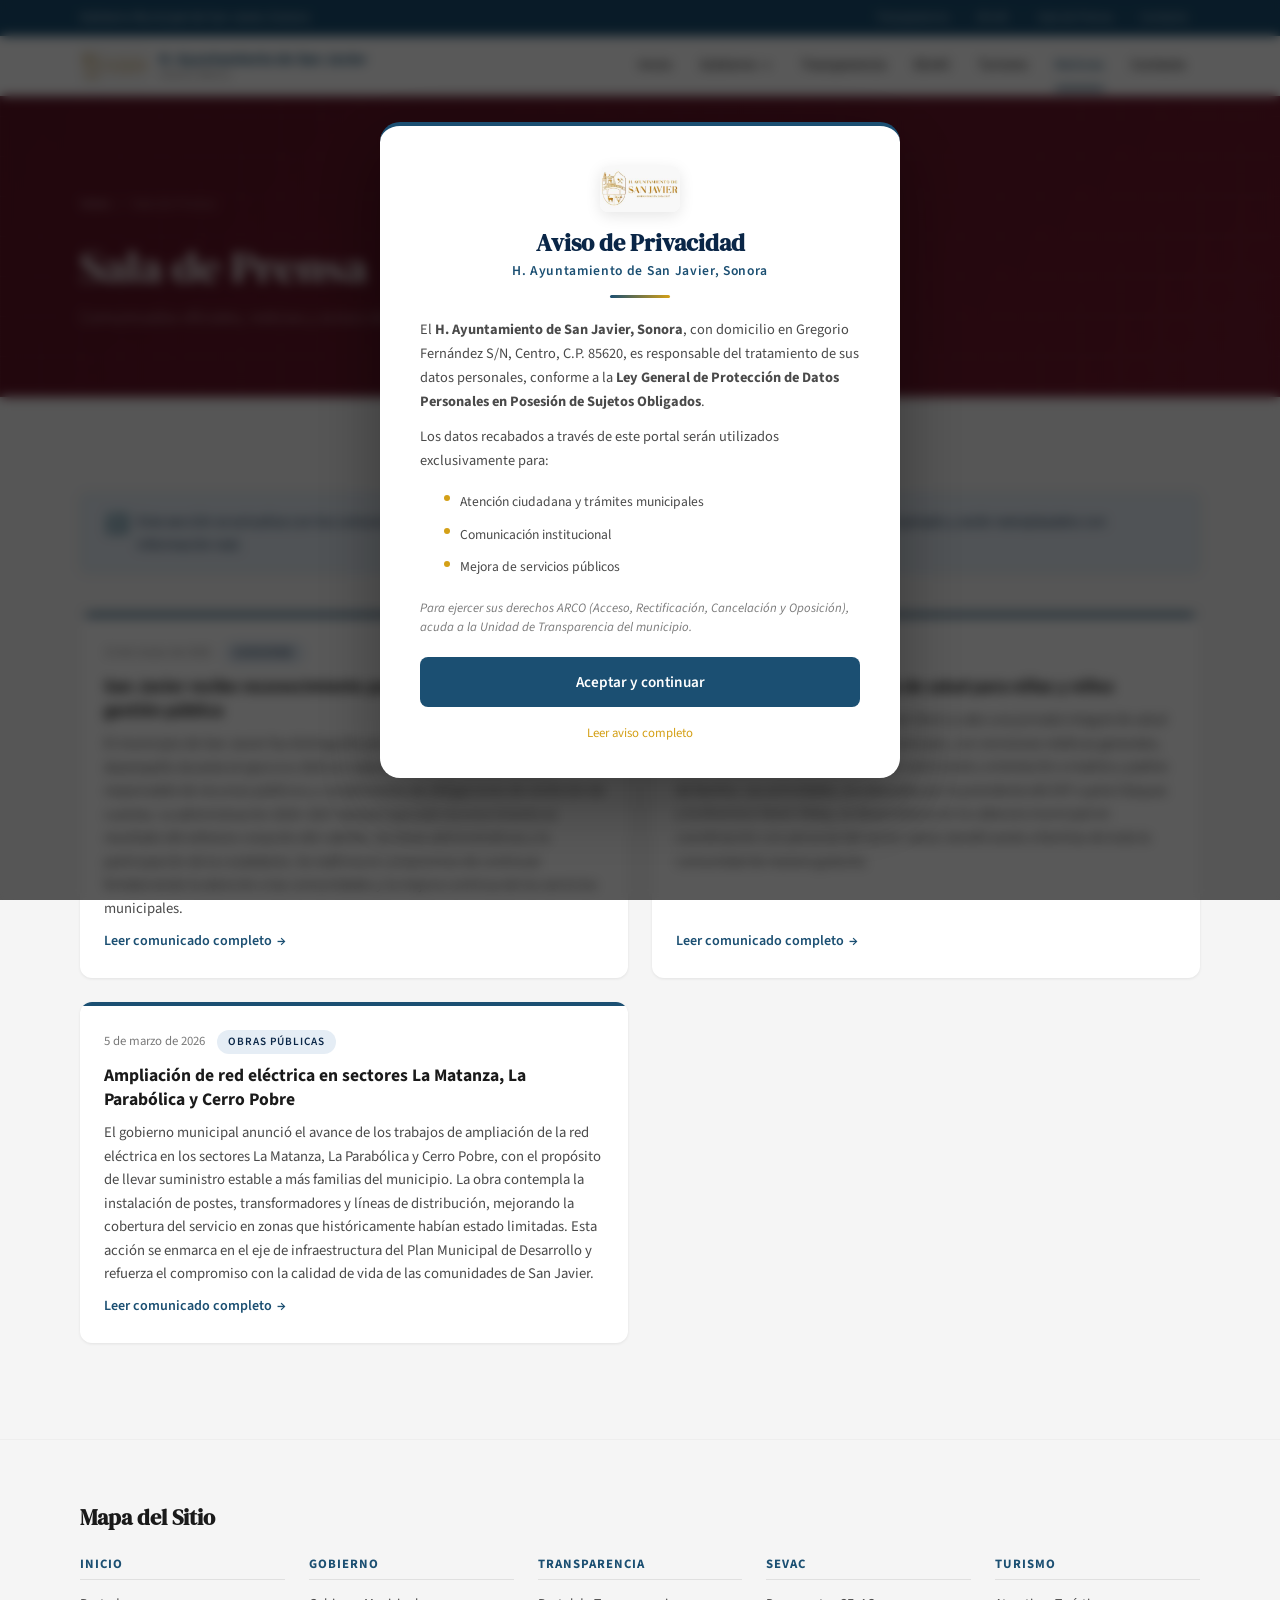
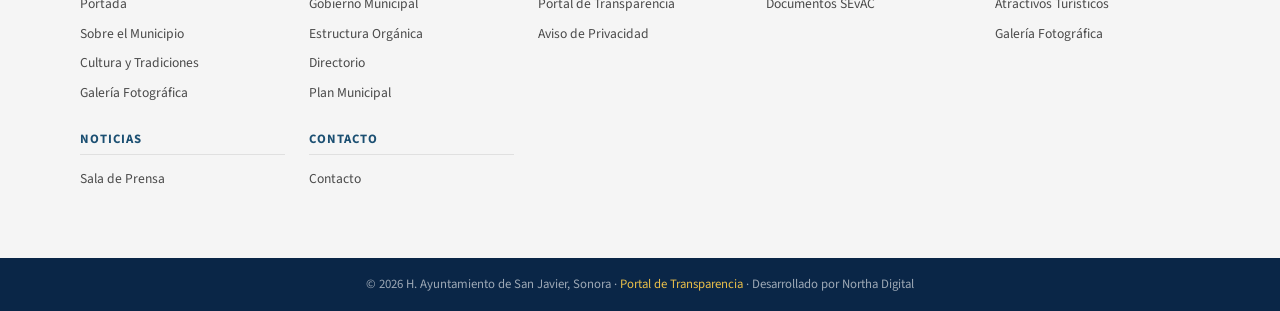
<file: noticias.html>
<!DOCTYPE html>
<html lang="es">
<head>
  <meta charset="UTF-8">
  <meta name="viewport" content="width=device-width, initial-scale=1.0">
  <meta name="theme-color" content="#1B4F72">
  <meta name="apple-mobile-web-app-status-bar-style" content="#1B4F72">
  <meta name="msapplication-navbutton-color" content="#1B4F72">
  <meta name="color-scheme" content="only light">
  <meta name="supported-color-schemes" content="light only">
  <style>
    :root { color-scheme: only light !important; }
    html, body { background-color: #F5F5F5 !important; }
  </style>
  <title>Sala de Prensa | H. Ayuntamiento de San Javier</title>
  <meta name="description" content="Noticias, comunicados de prensa y avisos del gobierno municipal de San Javier, Sonora.">
  <meta name="keywords" content="noticias, comunicados, sala de prensa, gobierno, San Javier, Sonora">
  <meta property="og:title" content="Sala de Prensa | H. Ayuntamiento de San Javier">
  <meta property="og:description" content="Noticias, comunicados de prensa y avisos del gobierno municipal de San Javier, Sonora.">
  <meta property="og:type" content="website">
  <meta property="og:locale" content="es_MX">
  <link rel="icon" href="data:image/svg+xml,<svg xmlns='http://www.w3.org/2000/svg' viewBox='0 0 100 100'><text y='.9em' font-size='90'>🏛️</text></svg>">
  <link rel="preconnect" href="https://fonts.googleapis.com">
  <link rel="preconnect" href="https://fonts.gstatic.com" crossorigin>
  <link href="https://fonts.googleapis.com/css2?family=DM+Serif+Display:ital@0;1&family=Source+Sans+3:wght@300;400;500;600;700&family=Cormorant+Garamond:ital,wght@0,500;0,600;0,700;1,600&display=swap" rel="stylesheet">
  <link rel="stylesheet" href="css/globals.css">
  <link rel="stylesheet" href="css/nav-footer.css">
  <link rel="stylesheet" href="css/noticias.css">
  <script src="js/main.js" defer></script>
</head>
<body>

  <!-- Skip link -->
  <a href="#main-content" class="skip-link">Ir al contenido principal</a>

  <!-- === TOPBAR === -->
  <div class="topbar">
    <div class="container">
      <span class="topbar__left">Gobierno Municipal de San Javier, Sonora</span>
      <nav class="topbar__right" aria-label="Enlaces rápidos">
        <a href="transparencia.html" class="topbar__link">Transparencia</a>
        <span class="topbar__sep">|</span>
        <a href="sevac.html" class="topbar__link">SEvAC</a>
        <span class="topbar__sep">|</span>
        <a href="noticias.html" class="topbar__link">Sala de Prensa</a>
        <span class="topbar__sep">|</span>
        <a href="index.html#contacto" class="topbar__link">Contacto</a>
      </nav>
    </div>
  </div>

  <!-- === NAVBAR === -->
  <nav class="navbar" role="navigation" aria-label="Navegación principal">
    <div class="container">
      <a href="index.html" class="navbar__brand">
        <img src="assets/images/escudo-sanjavier.png" alt="Escudo de San Javier" class="nav__escudo">
        <span class="navbar__brand-text">H. Ayuntamiento de San Javier<small>Sonora, México</small></span>
      </a>

      <ul class="navbar__menu">
        <li><a href="index.html" class="navbar__link">Inicio</a></li>
        <li class="navbar__dropdown">
          <a href="gobierno.html" class="navbar__link navbar__dropdown-toggle">
            Gobierno
            <svg viewBox="0 0 12 12" aria-hidden="true"><path d="M2 4l4 4 4-4"/></svg>
          </a>
          <div class="navbar__dropdown-menu">
            <a href="gobierno.html#estructura" class="navbar__dropdown-item">Estructura Orgánica</a>
            <a href="gobierno.html#directorio" class="navbar__dropdown-item">Directorio</a>
            <a href="gobierno.html#plan" class="navbar__dropdown-item">Plan Municipal</a>
          </div>
        </li>
        <li><a href="transparencia.html" class="navbar__link">Transparencia</a></li>
        <li><a href="sevac.html" class="navbar__link">SEvAC</a></li>
        <li><a href="index.html#turismo" class="navbar__link">Turismo</a></li>
        <li><a href="noticias.html" class="navbar__link">Noticias</a></li>
        <li><a href="index.html#contacto" class="navbar__link">Contacto</a></li>
      </ul>

      <button class="navbar__hamburger" aria-label="Abrir menú de navegación" aria-expanded="false" aria-controls="mobile-menu">
        <span class="navbar__hamburger-line"></span>
        <span class="navbar__hamburger-line"></span>
        <span class="navbar__hamburger-line"></span>
      </button>
    </div>
  </nav>
  <div class="navbar-spacer"></div>

  <!-- === MENÚ MÓVIL === -->
  <div class="mobile-menu" id="mobile-menu">
    <div class="mobile-menu__overlay"></div>
    <div class="mobile-menu__panel">
      <div class="mobile-menu__header">
        <span class="mobile-menu__brand">Menú</span>
        <button class="mobile-menu__close" aria-label="Cerrar menú">&times;</button>
      </div>
      <nav class="mobile-menu__nav" aria-label="Navegación móvil">
        <a href="index.html" class="mobile-menu__link">Inicio</a>
        <button class="mobile-menu__link mobile-menu__submenu-toggle" aria-expanded="false">
          Gobierno
          <svg viewBox="0 0 12 12" aria-hidden="true"><path d="M2 4l4 4 4-4" fill="none" stroke="currentColor" stroke-width="2"/></svg>
        </button>
        <div class="mobile-menu__submenu">
          <a href="gobierno.html#estructura" class="mobile-menu__submenu-link">Estructura Orgánica</a>
          <a href="gobierno.html#directorio" class="mobile-menu__submenu-link">Directorio</a>
          <a href="gobierno.html#plan" class="mobile-menu__submenu-link">Plan Municipal</a>
        </div>
        <a href="transparencia.html" class="mobile-menu__link">Transparencia</a>
        <a href="sevac.html" class="mobile-menu__link">SEvAC</a>
        <a href="index.html#turismo" class="mobile-menu__link">Turismo</a>
        <a href="noticias.html" class="mobile-menu__link">Noticias</a>
        <a href="index.html#contacto" class="mobile-menu__link">Contacto</a>
      </nav>
    </div>
  </div>

  <!-- === CONTENIDO PRINCIPAL === -->
  <main id="main-content">

    <!-- Hero -->
    <section class="page-hero page-hero--noticias">
      <div class="container">
        <nav class="page-hero__breadcrumb" aria-label="Ruta de navegación">
          <a href="index.html">Inicio</a>
          <span>/</span>
          <span>Sala de Prensa</span>
        </nav>
        <h1 class="page-hero__title">Sala de Prensa</h1>
        <p class="page-hero__subtitle">Comunicados oficiales, noticias y avisos del gobierno municipal.</p>
      </div>
    </section>

    <!-- Noticias -->
    <section class="section">
      <div class="container">

        <!-- Aviso -->
        <div class="noticias-aviso" data-reveal>
          <span class="noticias-aviso__icon" aria-hidden="true">&#8505;&#65039;</span>
          <p class="noticias-aviso__text">
            Esta sección se actualiza con los comunicados oficiales del H. Ayuntamiento.
            Los contenidos mostrados actualmente son de ejemplo y serán reemplazados con información real.
          </p>
        </div>

        <!-- Grid de noticias -->
        <div class="noticias-grid">

          <!-- Noticia 1 -->
          <article class="noticia-card" data-reveal>
            <div class="noticia-card__bar"></div>
            <div class="noticia-card__body">
              <div class="noticia-card__meta">
                <span class="noticia-card__date">15 de marzo de 2026</span>
                <span class="badge badge--presencial">Gobierno</span>
              </div>
              <h2 class="noticia-card__title">San Javier recibe reconocimiento por buen desempeño en gestión pública</h2>
              <p class="noticia-card__excerpt">
                El municipio de San Javier fue distinguido por las autoridades estatales por su desempeño durante el ejercicio
                2025 en materia de transparencia, manejo responsable de recursos públicos y cumplimiento de obligaciones de
                rendición de cuentas. La administración 2024&ndash;2027 destacó que este reconocimiento es resultado del esfuerzo
                conjunto del cabildo, las áreas administrativas y la participación de la ciudadanía. Se reafirma el compromiso
                de continuar fortaleciendo la atención a las comunidades y la mejora continua de los servicios municipales.
              </p>
              <a href="#" class="noticia-card__link">Leer comunicado completo <span aria-hidden="true">&rarr;</span></a>
            </div>
          </article>

          <!-- Noticia 2 -->
          <article class="noticia-card" data-reveal>
            <div class="noticia-card__bar"></div>
            <div class="noticia-card__body">
              <div class="noticia-card__meta">
                <span class="noticia-card__date">10 de marzo de 2026</span>
                <span class="badge badge--online">Salud</span>
              </div>
              <h2 class="noticia-card__title">DIF Municipal realiza jornada de salud para niñas y niños</h2>
              <p class="noticia-card__excerpt">
                El Sistema DIF Municipal de San Javier llevó a cabo una jornada integral de salud dirigida a la población
                infantil del municipio, con revisiones médicas generales, esquemas de vacunación, valoración nutricional
                y orientación a madres y padres de familia. Las actividades, encabezadas por la presidenta del DIF
                Lupita Vásquez y la directora Yareni Alday, se desarrollaron en la cabecera municipal en coordinación con
                personal del sector salud, beneficiando a familias de toda la comunidad de manera gratuita.
              </p>
              <a href="#" class="noticia-card__link">Leer comunicado completo <span aria-hidden="true">&rarr;</span></a>
            </div>
          </article>

          <!-- Noticia 3 -->
          <article class="noticia-card" data-reveal>
            <div class="noticia-card__bar"></div>
            <div class="noticia-card__body">
              <div class="noticia-card__meta">
                <span class="noticia-card__date">5 de marzo de 2026</span>
                <span class="badge badge--presencial">Obras Públicas</span>
              </div>
              <h2 class="noticia-card__title">Ampliación de red eléctrica en sectores La Matanza, La Parabólica y Cerro Pobre</h2>
              <p class="noticia-card__excerpt">
                El gobierno municipal anunció el avance de los trabajos de ampliación de la red eléctrica en los sectores
                La Matanza, La Parabólica y Cerro Pobre, con el propósito de llevar suministro estable a más familias del
                municipio. La obra contempla la instalación de postes, transformadores y líneas de distribución, mejorando
                la cobertura del servicio en zonas que históricamente habían estado limitadas. Esta acción se enmarca en el
                eje de infraestructura del Plan Municipal de Desarrollo y refuerza el compromiso con la calidad de vida de
                las comunidades de San Javier.
              </p>
              <a href="#" class="noticia-card__link">Leer comunicado completo <span aria-hidden="true">&rarr;</span></a>
            </div>
          </article>

        </div>
      </div>
    </section>

  </main>

  <!-- === MAPA DEL SITIO === -->
  <section class="sitemap" id="mapa-sitio" aria-labelledby="sitemap-title">
    <div class="container">
      <h2 class="sitemap__title" id="sitemap-title">Mapa del Sitio</h2>
      <div class="sitemap__grid">
        <div class="sitemap__col">
          <h3 class="sitemap__col-title">Inicio</h3>
          <a href="index.html" class="sitemap__link">Portada</a>
          <a href="index.html#municipio" class="sitemap__link">Sobre el Municipio</a>
          <a href="index.html#cultura" class="sitemap__link">Cultura y Tradiciones</a>
          <a href="index.html#galeria" class="sitemap__link">Galería Fotográfica</a>
        </div>
        <div class="sitemap__col">
          <h3 class="sitemap__col-title">Gobierno</h3>
          <a href="gobierno.html" class="sitemap__link">Gobierno Municipal</a>
          <a href="gobierno.html#estructura" class="sitemap__link">Estructura Orgánica</a>
          <a href="gobierno.html#directorio" class="sitemap__link">Directorio</a>
          <a href="gobierno.html#plan" class="sitemap__link">Plan Municipal</a>
        </div>
<div class="sitemap__col">
          <h3 class="sitemap__col-title">Transparencia</h3>
          <a href="transparencia.html" class="sitemap__link">Portal de Transparencia</a>
          <a href="transparencia.html#aviso-privacidad" class="sitemap__link">Aviso de Privacidad</a>
        </div>
        <div class="sitemap__col">
          <h3 class="sitemap__col-title">SEvAC</h3>
          <a href="sevac.html" class="sitemap__link">Documentos SEvAC</a>
        </div>
        <div class="sitemap__col">
          <h3 class="sitemap__col-title">Turismo</h3>
          <a href="index.html#turismo" class="sitemap__link">Atractivos Turísticos</a>
          <a href="index.html#galeria" class="sitemap__link">Galería Fotográfica</a>
        </div>
        <div class="sitemap__col">
          <h3 class="sitemap__col-title">Noticias</h3>
          <a href="noticias.html" class="sitemap__link">Sala de Prensa</a>
        </div>
        <div class="sitemap__col">
          <h3 class="sitemap__col-title">Contacto</h3>
          <a href="index.html#contacto" class="sitemap__link">Contacto</a>
        </div>
      </div>
    </div>
  </section>

  <!-- === FOOTER === -->
  <footer style="background:#0A2647; text-align:center; padding:1rem; font-size:0.8rem; color:rgba(255,255,255,0.6);">
    &copy; 2026 H. Ayuntamiento de San Javier, Sonora &middot; <a href="https://transparencia.sonora.gob.mx/informacion-publica/organismos/9/municipios/1150/san-javier" target="_blank" rel="noopener noreferrer" style="color:#E8BE4A; text-decoration:none;">Portal de Transparencia</a> &middot; Desarrollado por Northa Digital
  </footer>

  <!-- === AVISO DE PRIVACIDAD === -->
  <div id="privacyOverlay" class="privacy-overlay">
    <div class="privacy-popup">
      <img src="assets/images/escudo-sanjavier.png" alt="Escudo de San Javier" class="privacy-popup__escudo">
      <h3 class="privacy-popup__title">Aviso de Privacidad</h3>
      <h4 class="privacy-popup__subtitle">H. Ayuntamiento de San Javier, Sonora</h4>
      <div class="privacy-popup__divider"></div>
      <p class="privacy-popup__text">
        El <strong>H. Ayuntamiento de San Javier, Sonora</strong>, con domicilio en Gregorio Fernández S/N, Centro,
        C.P. 85620, es responsable del tratamiento de sus datos personales, conforme a la
        <strong>Ley General de Protección de Datos Personales en Posesión de Sujetos Obligados</strong>.
      </p>
      <p class="privacy-popup__text">
        Los datos recabados a través de este portal serán utilizados exclusivamente para:
      </p>
      <ul class="privacy-popup__list">
        <li>Atención ciudadana y trámites municipales</li>
        <li>Comunicación institucional</li>
        <li>Mejora de servicios públicos</li>
      </ul>
      <p class="privacy-popup__arco">
        Para ejercer sus derechos ARCO (Acceso, Rectificación, Cancelación y Oposición),
        acuda a la Unidad de Transparencia del municipio.
      </p>
      <button id="acceptPrivacy" class="privacy-popup__btn">Aceptar y continuar</button>
      <a href="transparencia.html#aviso-privacidad" class="privacy-popup__link">Leer aviso completo</a>
    </div>
  </div>

</body>
</html>
</file>
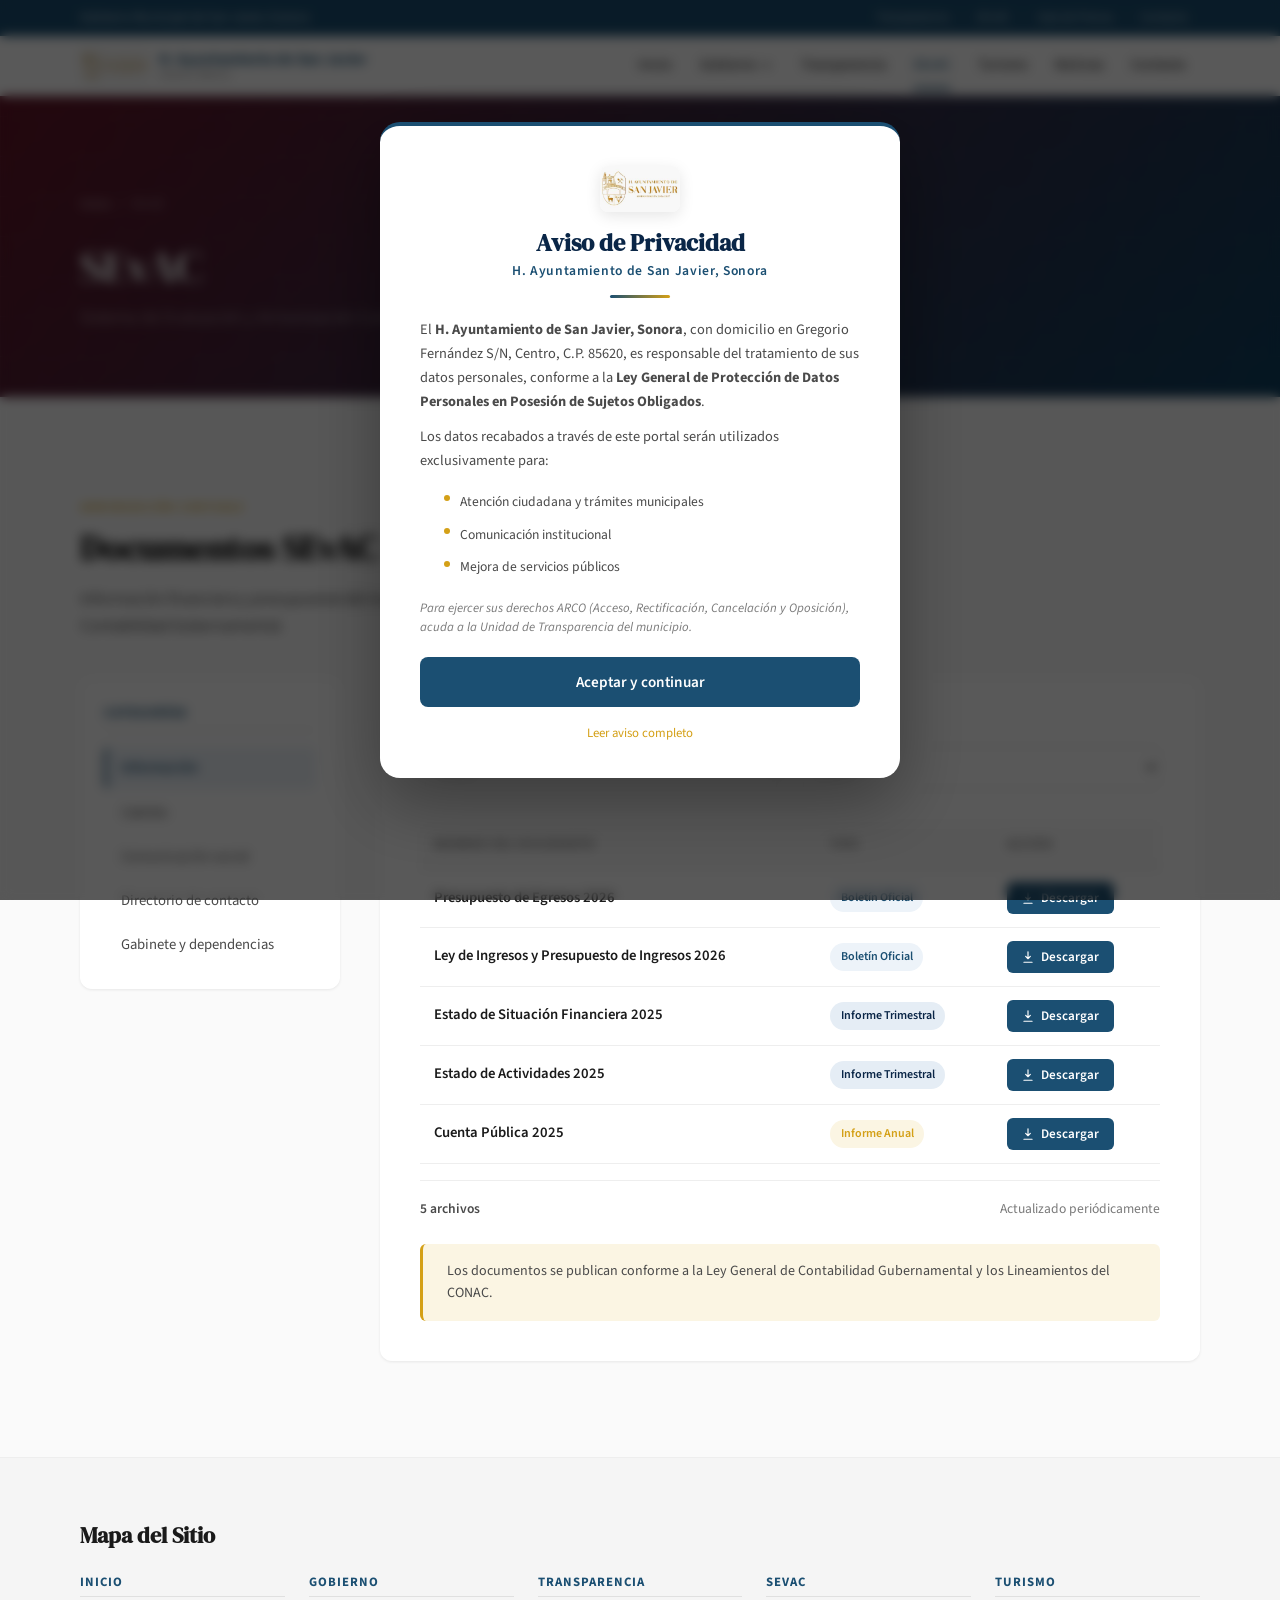
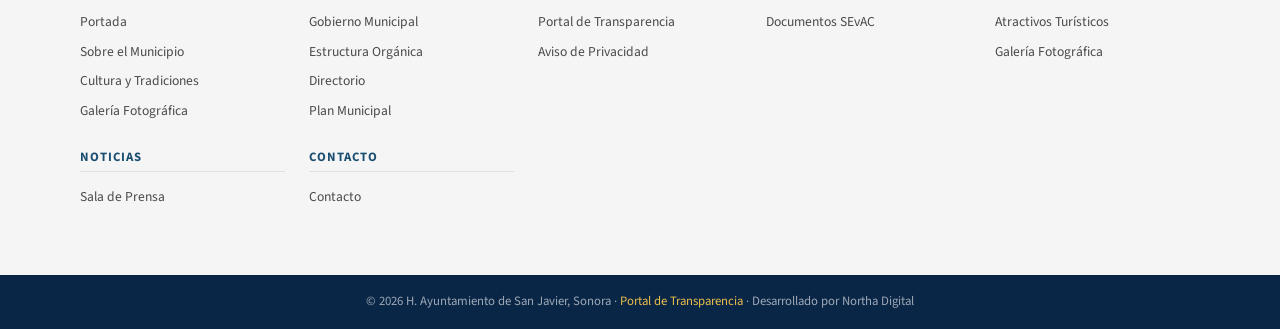
<file: sevac.html>
<!DOCTYPE html>
<html lang="es">
<head>
  <meta charset="UTF-8">
  <meta name="viewport" content="width=device-width, initial-scale=1.0">
  <meta name="theme-color" content="#1B4F72">
  <meta name="apple-mobile-web-app-status-bar-style" content="#1B4F72">
  <meta name="msapplication-navbutton-color" content="#1B4F72">
  <meta name="color-scheme" content="only light">
  <meta name="supported-color-schemes" content="light only">
  <style>
    :root { color-scheme: only light !important; }
    html, body { background-color: #F5F5F5 !important; }
  </style>
  <title>SEvAC | H. Ayuntamiento de San Javier</title>
  <meta name="description" content="Sistema de Evaluación y Armonización Contable del municipio de San Javier, Sonora. Documentos de armonización contable y boletines oficiales.">
  <meta name="keywords" content="SEvAC, armonización contable, CONAC, contabilidad gubernamental, San Javier, Sonora">
  <meta property="og:title" content="SEvAC | H. Ayuntamiento de San Javier">
  <meta property="og:description" content="Sistema de Evaluación y Armonización Contable del municipio de San Javier, Sonora.">
  <meta property="og:type" content="website">
  <meta property="og:locale" content="es_MX">
  <link rel="icon" href="data:image/svg+xml,<svg xmlns='http://www.w3.org/2000/svg' viewBox='0 0 100 100'><text y='.9em' font-size='90'>🏛️</text></svg>">
  <link rel="preconnect" href="https://fonts.googleapis.com">
  <link rel="preconnect" href="https://fonts.gstatic.com" crossorigin>
  <link href="https://fonts.googleapis.com/css2?family=DM+Serif+Display:ital@0;1&family=Source+Sans+3:wght@300;400;500;600;700&family=Cormorant+Garamond:ital,wght@0,500;0,600;0,700;1,600&display=swap" rel="stylesheet">
  <link rel="stylesheet" href="css/globals.css">
  <link rel="stylesheet" href="css/nav-footer.css">
  <link rel="stylesheet" href="css/sevac.css">
  <script src="js/main.js" defer></script>
  <script src="js/sevac.js" defer></script>
</head>
<body>

  <!-- Skip link -->
  <a href="#main-content" class="skip-link">Ir al contenido principal</a>

  <!-- === TOPBAR === -->
  <div class="topbar">
    <div class="container">
      <span class="topbar__left">Gobierno Municipal de San Javier, Sonora</span>
      <nav class="topbar__right" aria-label="Enlaces rápidos">
        <a href="transparencia.html" class="topbar__link">Transparencia</a>
        <span class="topbar__sep">|</span>
        <a href="sevac.html" class="topbar__link">SEvAC</a>
        <span class="topbar__sep">|</span>
        <a href="noticias.html" class="topbar__link">Sala de Prensa</a>
        <span class="topbar__sep">|</span>
        <a href="index.html#contacto" class="topbar__link">Contacto</a>
      </nav>
    </div>
  </div>

  <!-- === NAVBAR === -->
  <nav class="navbar" role="navigation" aria-label="Navegación principal">
    <div class="container">
      <a href="index.html" class="navbar__brand">
        <img src="assets/images/escudo-sanjavier.png" alt="Escudo de San Javier" class="nav__escudo">
        <span class="navbar__brand-text">H. Ayuntamiento de San Javier<small>Sonora, México</small></span>
      </a>

      <ul class="navbar__menu">
        <li><a href="index.html" class="navbar__link">Inicio</a></li>
        <li class="navbar__dropdown">
          <a href="gobierno.html" class="navbar__link navbar__dropdown-toggle">
            Gobierno
            <svg viewBox="0 0 12 12" aria-hidden="true"><path d="M2 4l4 4 4-4"/></svg>
          </a>
          <div class="navbar__dropdown-menu">
            <a href="gobierno.html#estructura" class="navbar__dropdown-item">Estructura Orgánica</a>
            <a href="gobierno.html#directorio" class="navbar__dropdown-item">Directorio</a>
            <a href="gobierno.html#plan" class="navbar__dropdown-item">Plan Municipal</a>
          </div>
        </li>
        <li><a href="transparencia.html" class="navbar__link">Transparencia</a></li>
        <li><a href="sevac.html" class="navbar__link">SEvAC</a></li>
        <li><a href="index.html#turismo" class="navbar__link">Turismo</a></li>
        <li><a href="noticias.html" class="navbar__link">Noticias</a></li>
        <li><a href="index.html#contacto" class="navbar__link">Contacto</a></li>
      </ul>

      <button class="navbar__hamburger" aria-label="Abrir menú de navegación" aria-expanded="false" aria-controls="mobile-menu">
        <span class="navbar__hamburger-line"></span>
        <span class="navbar__hamburger-line"></span>
        <span class="navbar__hamburger-line"></span>
      </button>
    </div>
  </nav>
  <div class="navbar-spacer"></div>

  <!-- === MENÚ MÓVIL === -->
  <div class="mobile-menu" id="mobile-menu">
    <div class="mobile-menu__overlay"></div>
    <div class="mobile-menu__panel">
      <div class="mobile-menu__header">
        <span class="mobile-menu__brand">Menú</span>
        <button class="mobile-menu__close" aria-label="Cerrar menú">&times;</button>
      </div>
      <nav class="mobile-menu__nav" aria-label="Navegación móvil">
        <a href="index.html" class="mobile-menu__link">Inicio</a>
        <button class="mobile-menu__link mobile-menu__submenu-toggle" aria-expanded="false">
          Gobierno
          <svg viewBox="0 0 12 12" aria-hidden="true"><path d="M2 4l4 4 4-4" fill="none" stroke="currentColor" stroke-width="2"/></svg>
        </button>
        <div class="mobile-menu__submenu">
          <a href="gobierno.html#estructura" class="mobile-menu__submenu-link">Estructura Orgánica</a>
          <a href="gobierno.html#directorio" class="mobile-menu__submenu-link">Directorio</a>
          <a href="gobierno.html#plan" class="mobile-menu__submenu-link">Plan Municipal</a>
        </div>
        <a href="transparencia.html" class="mobile-menu__link">Transparencia</a>
        <a href="sevac.html" class="mobile-menu__link">SEvAC</a>
        <a href="index.html#turismo" class="mobile-menu__link">Turismo</a>
        <a href="noticias.html" class="mobile-menu__link">Noticias</a>
        <a href="index.html#contacto" class="mobile-menu__link">Contacto</a>
      </nav>
    </div>
  </div>

  <!-- === CONTENIDO PRINCIPAL === -->
  <main id="main-content">

    <!-- Hero -->
    <section class="page-hero page-hero--sevac">
      <div class="container">
        <nav class="page-hero__breadcrumb" aria-label="Ruta de navegación">
          <a href="index.html">Inicio</a>
          <span>/</span>
          <span>SEvAC</span>
        </nav>
        <h1 class="page-hero__title">SEvAC</h1>
        <p class="page-hero__subtitle">Sistema de Evaluación y Armonización Contable</p>
      </div>
    </section>

    <!-- === CONTENIDO SEvAC === -->
    <section class="section sevac-section" id="documentos">
      <div class="container">
        <div class="section__header" data-reveal="fade">
          <span class="section__tag">Armonización Contable</span>
          <h2 class="section__title">Documentos SEvAC</h2>
          <p class="section__subtitle">Información financiera y presupuestal del municipio, conforme a la Ley General de Contabilidad Gubernamental.</p>
        </div>

        <div class="sevac-layout">

          <!-- Sidebar categorías -->
          <aside class="sevac-sidebar" aria-label="Categorías de documentos" data-reveal="left">
            <h3 class="sevac-sidebar__title">Categorías</h3>
            <ul class="sevac-sidebar__list" id="sevac-categorias">
              <li><button type="button" class="sevac-sidebar__link sevac-sidebar__link--active" data-categoria="todos">Información</button></li>
              <li><button type="button" class="sevac-sidebar__link" data-categoria="cabildo">Cabildo</button></li>
              <li><button type="button" class="sevac-sidebar__link" data-categoria="comunicacion">Comunicación social</button></li>
              <li><button type="button" class="sevac-sidebar__link" data-categoria="directorio">Directorio de contacto</button></li>
              <li><button type="button" class="sevac-sidebar__link" data-categoria="gabinete">Gabinete y dependencias</button></li>
            </ul>

            <!-- Select equivalente para móvil -->
            <label for="sevac-categoria-select" class="sr-only">Categoría</label>
            <select id="sevac-categoria-select" class="sevac-sidebar__select" aria-label="Categoría">
              <option value="todos">Información</option>
              <option value="cabildo">Cabildo</option>
              <option value="comunicacion">Comunicación social</option>
              <option value="directorio">Directorio de contacto</option>
              <option value="gabinete">Gabinete y dependencias</option>
            </select>
          </aside>

          <!-- Main: filtros + tabla -->
          <div class="sevac-main" data-reveal="right">

            <!-- Filtros -->
            <div class="sevac-filters">
              <div class="sevac-filters__group">
                <label for="sevac-filtro-anio" class="sevac-filters__label">Año</label>
                <select id="sevac-filtro-anio" class="sevac-filters__select">
                  <option value="todos">Todos</option>
                  <option value="2026">2026</option>
                  <option value="2025">2025</option>
                  <option value="2024">2024</option>
                </select>
              </div>
              <div class="sevac-filters__group">
                <label for="sevac-filtro-trimestre" class="sevac-filters__label">Trimestre</label>
                <select id="sevac-filtro-trimestre" class="sevac-filters__select">
                  <option value="todos">Todos</option>
                  <option value="1">1er Trimestre</option>
                  <option value="2">2do Trimestre</option>
                  <option value="3">3er Trimestre</option>
                  <option value="4">4to Trimestre</option>
                </select>
              </div>
            </div>

            <!-- Tabla -->
            <div class="sevac-table-wrap">
              <table class="sevac-table" id="sevac-tabla">
                <thead>
                  <tr>
                    <th scope="col">Nombre del documento</th>
                    <th scope="col">Tipo</th>
                    <th scope="col">Acción</th>
                  </tr>
                </thead>
                <tbody id="sevac-tbody">
                  <tr data-anio="2026" data-trimestre="todos" data-categoria="todos">
                    <td class="sevac-table__doc-title">Presupuesto de Egresos 2026</td>
                    <td><span class="sevac-table__type sevac-table__type--boletin">Boletín Oficial</span></td>
                    <td>
                      <button type="button" class="sevac-table__action" data-doc="Presupuesto de Egresos 2026">
                        <svg viewBox="0 0 24 24" aria-hidden="true"><path d="M12 3v12m0 0l-4-4m4 4l4-4M5 21h14" fill="none" stroke="currentColor" stroke-width="2" stroke-linecap="round" stroke-linejoin="round"/></svg>
                        Descargar
                      </button>
                    </td>
                  </tr>
                  <tr data-anio="2026" data-trimestre="todos" data-categoria="todos">
                    <td class="sevac-table__doc-title">Ley de Ingresos y Presupuesto de Ingresos 2026</td>
                    <td><span class="sevac-table__type sevac-table__type--boletin">Boletín Oficial</span></td>
                    <td>
                      <button type="button" class="sevac-table__action" data-doc="Ley de Ingresos y Presupuesto de Ingresos 2026">
                        <svg viewBox="0 0 24 24" aria-hidden="true"><path d="M12 3v12m0 0l-4-4m4 4l4-4M5 21h14" fill="none" stroke="currentColor" stroke-width="2" stroke-linecap="round" stroke-linejoin="round"/></svg>
                        Descargar
                      </button>
                    </td>
                  </tr>
                  <tr data-anio="2025" data-trimestre="4" data-categoria="gabinete">
                    <td class="sevac-table__doc-title">Estado de Situación Financiera 2025</td>
                    <td><span class="sevac-table__type">Informe Trimestral</span></td>
                    <td>
                      <button type="button" class="sevac-table__action" data-doc="Estado de Situación Financiera 2025">
                        <svg viewBox="0 0 24 24" aria-hidden="true"><path d="M12 3v12m0 0l-4-4m4 4l4-4M5 21h14" fill="none" stroke="currentColor" stroke-width="2" stroke-linecap="round" stroke-linejoin="round"/></svg>
                        Descargar
                      </button>
                    </td>
                  </tr>
                  <tr data-anio="2025" data-trimestre="4" data-categoria="gabinete">
                    <td class="sevac-table__doc-title">Estado de Actividades 2025</td>
                    <td><span class="sevac-table__type">Informe Trimestral</span></td>
                    <td>
                      <button type="button" class="sevac-table__action" data-doc="Estado de Actividades 2025">
                        <svg viewBox="0 0 24 24" aria-hidden="true"><path d="M12 3v12m0 0l-4-4m4 4l4-4M5 21h14" fill="none" stroke="currentColor" stroke-width="2" stroke-linecap="round" stroke-linejoin="round"/></svg>
                        Descargar
                      </button>
                    </td>
                  </tr>
                  <tr data-anio="2025" data-trimestre="todos" data-categoria="cabildo">
                    <td class="sevac-table__doc-title">Cuenta Pública 2025</td>
                    <td><span class="sevac-table__type sevac-table__type--anual">Informe Anual</span></td>
                    <td>
                      <button type="button" class="sevac-table__action" data-doc="Cuenta Pública 2025">
                        <svg viewBox="0 0 24 24" aria-hidden="true"><path d="M12 3v12m0 0l-4-4m4 4l4-4M5 21h14" fill="none" stroke="currentColor" stroke-width="2" stroke-linecap="round" stroke-linejoin="round"/></svg>
                        Descargar
                      </button>
                    </td>
                  </tr>
                </tbody>
              </table>
              <p class="sevac-empty" id="sevac-empty" hidden>No se encontraron documentos con los filtros seleccionados.</p>
            </div>

            <!-- Meta -->
            <div class="sevac-meta">
              <span class="sevac-meta__count" id="sevac-count">5 archivos</span>
              <span>Actualizado periódicamente</span>
            </div>

            <p class="sevac-nota">
              Los documentos se publican conforme a la Ley General de Contabilidad Gubernamental y los Lineamientos del CONAC.
            </p>

          </div>
        </div>
      </div>
    </section>

  </main>

  <!-- === MAPA DEL SITIO === -->
  <section class="sitemap" id="mapa-sitio" aria-labelledby="sitemap-title">
    <div class="container">
      <h2 class="sitemap__title" id="sitemap-title">Mapa del Sitio</h2>
      <div class="sitemap__grid">
        <div class="sitemap__col">
          <h3 class="sitemap__col-title">Inicio</h3>
          <a href="index.html" class="sitemap__link">Portada</a>
          <a href="index.html#municipio" class="sitemap__link">Sobre el Municipio</a>
          <a href="index.html#cultura" class="sitemap__link">Cultura y Tradiciones</a>
          <a href="index.html#galeria" class="sitemap__link">Galería Fotográfica</a>
        </div>
        <div class="sitemap__col">
          <h3 class="sitemap__col-title">Gobierno</h3>
          <a href="gobierno.html" class="sitemap__link">Gobierno Municipal</a>
          <a href="gobierno.html#estructura" class="sitemap__link">Estructura Orgánica</a>
          <a href="gobierno.html#directorio" class="sitemap__link">Directorio</a>
          <a href="gobierno.html#plan" class="sitemap__link">Plan Municipal</a>
        </div>
<div class="sitemap__col">
          <h3 class="sitemap__col-title">Transparencia</h3>
          <a href="transparencia.html" class="sitemap__link">Portal de Transparencia</a>
          <a href="transparencia.html#aviso-privacidad" class="sitemap__link">Aviso de Privacidad</a>
        </div>
        <div class="sitemap__col">
          <h3 class="sitemap__col-title">SEvAC</h3>
          <a href="sevac.html" class="sitemap__link">Documentos SEvAC</a>
        </div>
        <div class="sitemap__col">
          <h3 class="sitemap__col-title">Turismo</h3>
          <a href="index.html#turismo" class="sitemap__link">Atractivos Turísticos</a>
          <a href="index.html#galeria" class="sitemap__link">Galería Fotográfica</a>
        </div>
        <div class="sitemap__col">
          <h3 class="sitemap__col-title">Noticias</h3>
          <a href="noticias.html" class="sitemap__link">Sala de Prensa</a>
        </div>
        <div class="sitemap__col">
          <h3 class="sitemap__col-title">Contacto</h3>
          <a href="index.html#contacto" class="sitemap__link">Contacto</a>
        </div>
      </div>
    </div>
  </section>

  <!-- === FOOTER === -->
  <footer style="background:#0A2647; text-align:center; padding:1rem; font-size:0.8rem; color:rgba(255,255,255,0.6);">
    &copy; 2026 H. Ayuntamiento de San Javier, Sonora &middot; <a href="https://transparencia.sonora.gob.mx/informacion-publica/organismos/9/municipios/1150/san-javier" target="_blank" rel="noopener noreferrer" style="color:#E8BE4A; text-decoration:none;">Portal de Transparencia</a> &middot; Desarrollado por Northa Digital
  </footer>

  <!-- === AVISO DE PRIVACIDAD === -->
  <div id="privacyOverlay" class="privacy-overlay">
    <div class="privacy-popup">
      <img src="assets/images/escudo-sanjavier.png" alt="Escudo de San Javier" class="privacy-popup__escudo">
      <h3 class="privacy-popup__title">Aviso de Privacidad</h3>
      <h4 class="privacy-popup__subtitle">H. Ayuntamiento de San Javier, Sonora</h4>
      <div class="privacy-popup__divider"></div>
      <p class="privacy-popup__text">
        El <strong>H. Ayuntamiento de San Javier, Sonora</strong>, con domicilio en Gregorio Fernández S/N, Centro,
        C.P. 85620, es responsable del tratamiento de sus datos personales, conforme a la
        <strong>Ley General de Protección de Datos Personales en Posesión de Sujetos Obligados</strong>.
      </p>
      <p class="privacy-popup__text">
        Los datos recabados a través de este portal serán utilizados exclusivamente para:
      </p>
      <ul class="privacy-popup__list">
        <li>Atención ciudadana y trámites municipales</li>
        <li>Comunicación institucional</li>
        <li>Mejora de servicios públicos</li>
      </ul>
      <p class="privacy-popup__arco">
        Para ejercer sus derechos ARCO (Acceso, Rectificación, Cancelación y Oposición),
        acuda a la Unidad de Transparencia del municipio.
      </p>
      <button id="acceptPrivacy" class="privacy-popup__btn">Aceptar y continuar</button>
      <a href="transparencia.html#aviso-privacidad" class="privacy-popup__link">Leer aviso completo</a>
    </div>
  </div>

</body>
</html>
</file>
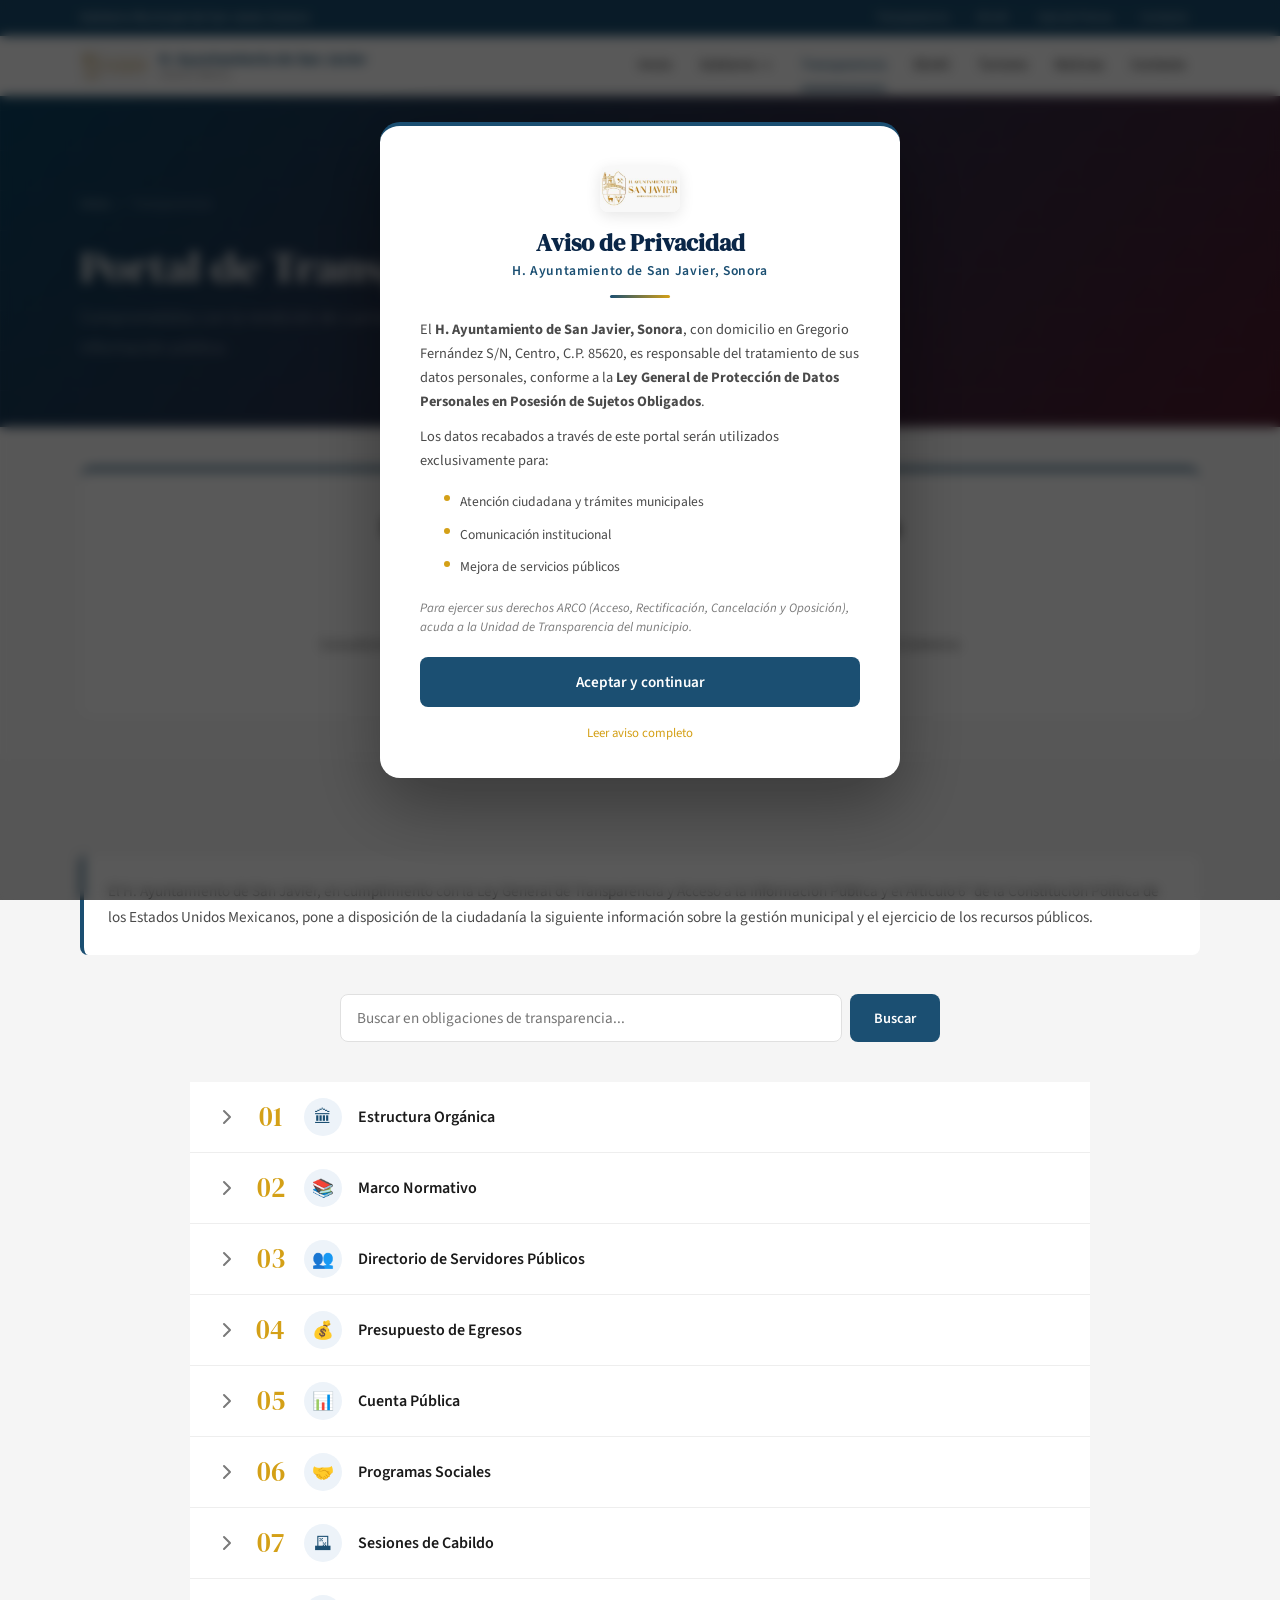
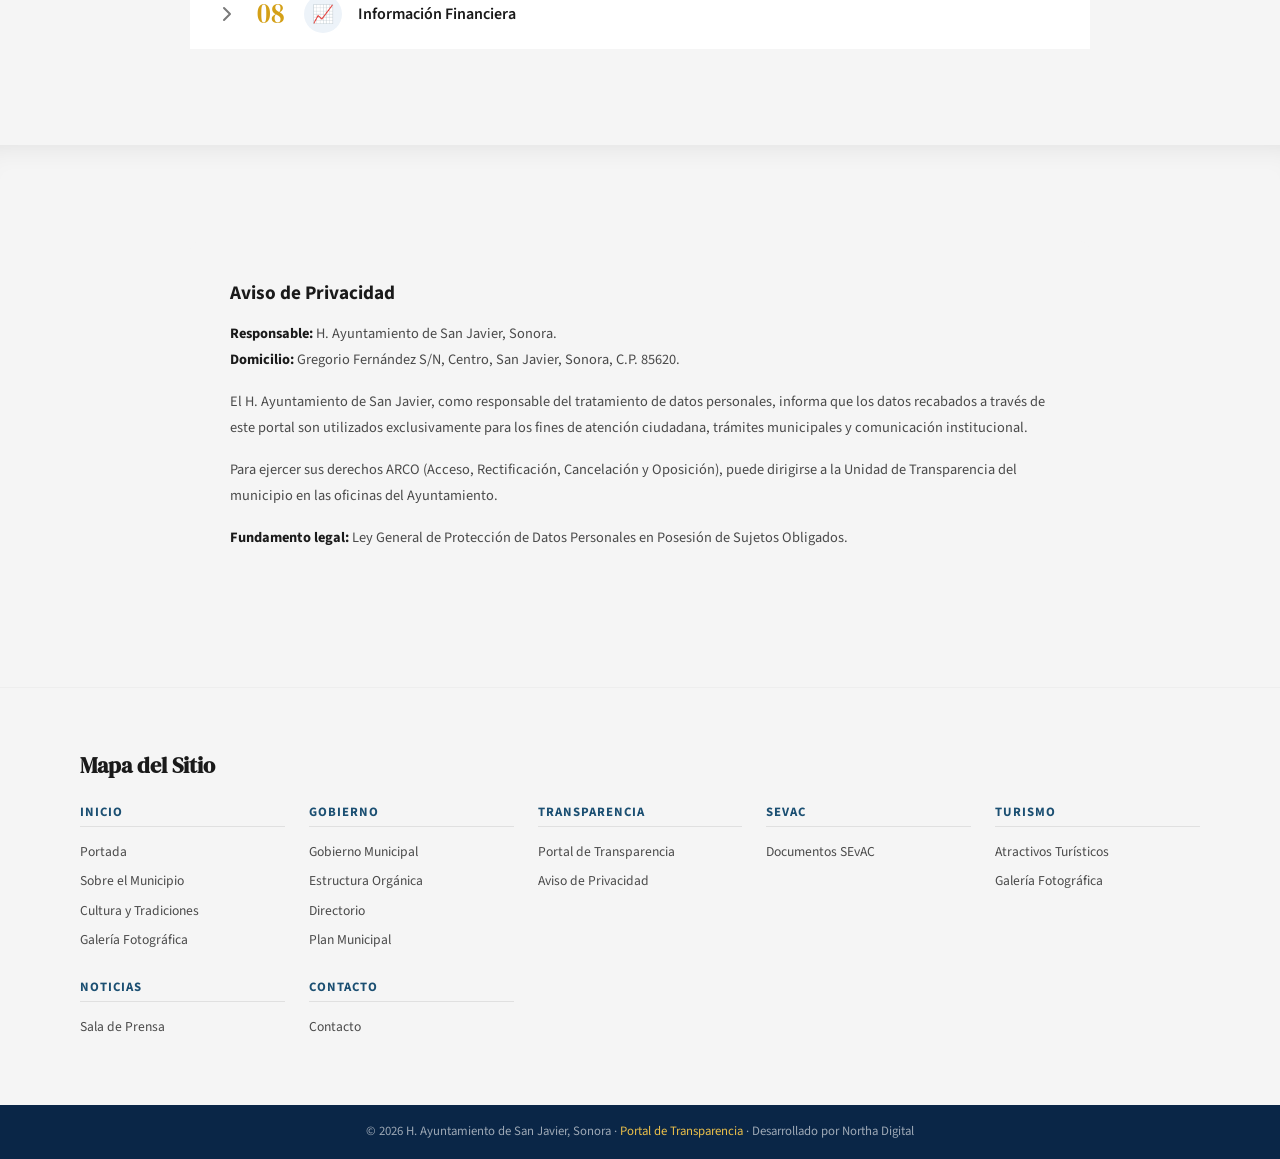
<file: transparencia.html>
<!DOCTYPE html>
<html lang="es">
<head>
  <meta charset="UTF-8">
  <meta name="viewport" content="width=device-width, initial-scale=1.0">
  <meta name="theme-color" content="#1B4F72">
  <meta name="apple-mobile-web-app-status-bar-style" content="#1B4F72">
  <meta name="msapplication-navbutton-color" content="#1B4F72">
  <meta name="color-scheme" content="only light">
  <meta name="supported-color-schemes" content="light only">
  <style>
    :root { color-scheme: only light !important; }
    html, body { background-color: #F5F5F5 !important; }
  </style>
  <title>Portal de Transparencia | H. Ayuntamiento de San Javier</title>
  <meta name="description" content="Portal de Transparencia del municipio de San Javier, Sonora. Acceso a información pública, obligaciones de transparencia, directorio de servidores públicos y rendición de cuentas.">
  <meta name="keywords" content="transparencia, información pública, rendición de cuentas, San Javier, Sonora, ARCO">
  <meta property="og:title" content="Portal de Transparencia | H. Ayuntamiento de San Javier">
  <meta property="og:description" content="Portal de Transparencia del municipio de San Javier, Sonora. Acceso a información pública y rendición de cuentas.">
  <meta property="og:type" content="website">
  <meta property="og:locale" content="es_MX">
  <link rel="icon" href="data:image/svg+xml,<svg xmlns='http://www.w3.org/2000/svg' viewBox='0 0 100 100'><text y='.9em' font-size='90'>🏛️</text></svg>">
  <link rel="preconnect" href="https://fonts.googleapis.com">
  <link rel="preconnect" href="https://fonts.gstatic.com" crossorigin>
  <link href="https://fonts.googleapis.com/css2?family=DM+Serif+Display:ital@0;1&family=Source+Sans+3:wght@300;400;500;600;700&family=Cormorant+Garamond:ital,wght@0,500;0,600;0,700;1,600&display=swap" rel="stylesheet">
  <link rel="stylesheet" href="css/globals.css">
  <link rel="stylesheet" href="css/nav-footer.css">
  <link rel="stylesheet" href="css/transparencia.css">
  <script src="js/main.js" defer></script>
  <script src="js/transparencia.js" defer></script>
</head>
<body>

  <!-- Skip link -->
  <a href="#main-content" class="skip-link">Ir al contenido principal</a>

  <!-- === TOPBAR === -->
  <div class="topbar">
    <div class="container">
      <span class="topbar__left">Gobierno Municipal de San Javier, Sonora</span>
      <nav class="topbar__right" aria-label="Enlaces rápidos">
        <a href="transparencia.html" class="topbar__link">Transparencia</a>
        <span class="topbar__sep">|</span>
        <a href="sevac.html" class="topbar__link">SEvAC</a>
        <span class="topbar__sep">|</span>
        <a href="noticias.html" class="topbar__link">Sala de Prensa</a>
        <span class="topbar__sep">|</span>
        <a href="index.html#contacto" class="topbar__link">Contacto</a>
      </nav>
    </div>
  </div>

  <!-- === NAVBAR === -->
  <nav class="navbar" role="navigation" aria-label="Navegación principal">
    <div class="container">
      <a href="index.html" class="navbar__brand">
        <img src="assets/images/escudo-sanjavier.png" alt="Escudo de San Javier" class="nav__escudo">
        <span class="navbar__brand-text">H. Ayuntamiento de San Javier<small>Sonora, México</small></span>
      </a>

      <ul class="navbar__menu">
        <li><a href="index.html" class="navbar__link">Inicio</a></li>
        <li class="navbar__dropdown">
          <a href="gobierno.html" class="navbar__link navbar__dropdown-toggle">
            Gobierno
            <svg viewBox="0 0 12 12" aria-hidden="true"><path d="M2 4l4 4 4-4"/></svg>
          </a>
          <div class="navbar__dropdown-menu">
            <a href="gobierno.html#estructura" class="navbar__dropdown-item">Estructura Orgánica</a>
            <a href="gobierno.html#directorio" class="navbar__dropdown-item">Directorio</a>
            <a href="gobierno.html#plan" class="navbar__dropdown-item">Plan Municipal</a>
          </div>
        </li>
        <li><a href="transparencia.html" class="navbar__link">Transparencia</a></li>
        <li><a href="sevac.html" class="navbar__link">SEvAC</a></li>
        <li><a href="index.html#turismo" class="navbar__link">Turismo</a></li>
        <li><a href="noticias.html" class="navbar__link">Noticias</a></li>
        <li><a href="index.html#contacto" class="navbar__link">Contacto</a></li>
      </ul>

      <button class="navbar__hamburger" aria-label="Abrir menú de navegación" aria-expanded="false" aria-controls="mobile-menu">
        <span class="navbar__hamburger-line"></span>
        <span class="navbar__hamburger-line"></span>
        <span class="navbar__hamburger-line"></span>
      </button>
    </div>
  </nav>
  <div class="navbar-spacer"></div>

  <!-- === MENÚ MÓVIL === -->
  <div class="mobile-menu" id="mobile-menu">
    <div class="mobile-menu__overlay"></div>
    <div class="mobile-menu__panel">
      <div class="mobile-menu__header">
        <span class="mobile-menu__brand">Menú</span>
        <button class="mobile-menu__close" aria-label="Cerrar menú">&times;</button>
      </div>
      <nav class="mobile-menu__nav" aria-label="Navegación móvil">
        <a href="index.html" class="mobile-menu__link">Inicio</a>
        <button class="mobile-menu__link mobile-menu__submenu-toggle" aria-expanded="false">
          Gobierno
          <svg viewBox="0 0 12 12" aria-hidden="true"><path d="M2 4l4 4 4-4" fill="none" stroke="currentColor" stroke-width="2"/></svg>
        </button>
        <div class="mobile-menu__submenu">
          <a href="gobierno.html#estructura" class="mobile-menu__submenu-link">Estructura Orgánica</a>
          <a href="gobierno.html#directorio" class="mobile-menu__submenu-link">Directorio</a>
          <a href="gobierno.html#plan" class="mobile-menu__submenu-link">Plan Municipal</a>
        </div>
        <a href="transparencia.html" class="mobile-menu__link">Transparencia</a>
        <a href="sevac.html" class="mobile-menu__link">SEvAC</a>
        <a href="index.html#turismo" class="mobile-menu__link">Turismo</a>
        <a href="noticias.html" class="mobile-menu__link">Noticias</a>
        <a href="index.html#contacto" class="mobile-menu__link">Contacto</a>
      </nav>
    </div>
  </div>

  <!-- === CONTENIDO PRINCIPAL === -->
  <main id="main-content">

    <!-- Hero -->
    <section class="page-hero page-hero--transparencia">
      <div class="container">
        <nav class="page-hero__breadcrumb" aria-label="Ruta de navegación">
          <a href="index.html">Inicio</a>
          <span>/</span>
          <span>Transparencia</span>
        </nav>
        <h1 class="page-hero__title">Portal de Transparencia</h1>
        <p class="page-hero__subtitle">Comprometidos con la rendición de cuentas y el derecho de acceso a la información pública.</p>
      </div>
    </section>

    <!-- Banner: Portal de Transparencia del Estado -->
    <section class="portal-estado" aria-labelledby="portal-estado-title">
      <div class="container">
        <div class="portal-estado__card" data-reveal="fade">
          <h2 class="portal-estado__title" id="portal-estado-title">Portal de Transparencia del Estado de Sonora</h2>
          <a href="https://transparencia.sonora.gob.mx/informacion-publica/organismos/9/municipios/1150/san-javier"
             target="_blank" rel="noopener noreferrer"
             class="portal-estado__btn">
            Acceder al Portal de Transparencia del Estado de Sonora
            <svg viewBox="0 0 24 24" width="18" height="18" aria-hidden="true"><path d="M14 3h7v7M10 14L21 3M21 14v5a2 2 0 01-2 2H5a2 2 0 01-2-2V5a2 2 0 012-2h5" fill="none" stroke="currentColor" stroke-width="2" stroke-linecap="round" stroke-linejoin="round"/></svg>
          </a>
          <p class="portal-estado__text">
            Consulta los documentos oficiales de transparencia del municipio de San Javier en el portal del Gobierno del Estado de Sonora.
          </p>
        </div>
      </div>
    </section>

    <!-- Marco Legal + Búsqueda + Acordeones -->
    <section class="section">
      <div class="container">

        <!-- Marco Legal -->
        <div class="marco-legal" data-reveal>
          El H. Ayuntamiento de San Javier, en cumplimiento con la Ley General de Transparencia y Acceso a la
          Información Pública y el Artículo 6° de la Constitución Política de los Estados Unidos Mexicanos,
          pone a disposición de la ciudadanía la siguiente información sobre la gestión municipal y el ejercicio
          de los recursos públicos.
        </div>

        <!-- Búsqueda -->
        <div class="transparencia-busqueda" data-reveal>
          <div class="transparencia-busqueda__bar">
            <input type="search" id="transparencia-search" class="transparencia-busqueda__input"
              placeholder="Buscar en obligaciones de transparencia..." aria-label="Buscar en transparencia">
            <button class="transparencia-busqueda__btn" type="button" aria-label="Buscar">Buscar</button>
          </div>
        </div>

        <!-- Acordeones -->
        <div class="acordeon" data-reveal>

          <!-- 01 Estructura Orgánica -->
          <div class="acordeon__item">
            <button class="acordeon__header" aria-expanded="false" aria-controls="acordeon-1">
              <span class="acordeon__icon" aria-hidden="true">
                <svg viewBox="0 0 20 20"><path d="M7 4l6 6-6 6"/></svg>
              </span>
              <span class="acordeon__number">01</span>
              <span class="acordeon__category-icon" aria-hidden="true">&#x1F3DB;</span>
              <span class="acordeon__title">Estructura Orgánica</span>
            </button>
            <div class="acordeon__body" id="acordeon-1" role="region">
              <div class="acordeon__content">
                <p>
                  El H. Ayuntamiento de San Javier está integrado por: Presidente Municipal, Síndico Municipal,
                  3 Regidores de Mayoría Relativa y 2 Regidores de Representación Proporcional, conforme al
                  Artículo 115 constitucional y la Ley de Gobierno y Administración Municipal del Estado de Sonora.
                </p>
                <p><em>Información en proceso de actualización para el periodo de gobierno vigente.</em></p>
              </div>
            </div>
          </div>

          <!-- 02 Marco Normativo -->
          <div class="acordeon__item">
            <button class="acordeon__header" aria-expanded="false" aria-controls="acordeon-2">
              <span class="acordeon__icon" aria-hidden="true">
                <svg viewBox="0 0 20 20"><path d="M7 4l6 6-6 6"/></svg>
              </span>
              <span class="acordeon__number">02</span>
              <span class="acordeon__category-icon" aria-hidden="true">&#x1F4DA;</span>
              <span class="acordeon__title">Marco Normativo</span>
            </button>
            <div class="acordeon__body" id="acordeon-2" role="region">
              <div class="acordeon__content">
                <ul>
                  <li>Bando de Policía y Gobierno Municipal de San Javier</li>
                  <li>Reglamentos municipales vigentes</li>
                  <li>Ley de Gobierno y Administración Municipal del Estado de Sonora</li>
                  <li>Constitución Política de los Estados Unidos Mexicanos</li>
                </ul>
                <p><em>Documentos en proceso de digitalización.</em></p>
              </div>
            </div>
          </div>

          <!-- 03 Directorio de Servidores Públicos -->
          <div class="acordeon__item">
            <button class="acordeon__header" aria-expanded="false" aria-controls="acordeon-3">
              <span class="acordeon__icon" aria-hidden="true">
                <svg viewBox="0 0 20 20"><path d="M7 4l6 6-6 6"/></svg>
              </span>
              <span class="acordeon__number">03</span>
              <span class="acordeon__category-icon" aria-hidden="true">&#x1F465;</span>
              <span class="acordeon__title">Directorio de Servidores Públicos</span>
            </button>
            <div class="acordeon__body" id="acordeon-3" role="region">
              <div class="acordeon__content">
                <table class="acordeon__table">
                  <thead>
                    <tr>
                      <th scope="col">Cargo</th>
                      <th scope="col">Nombre</th>
                      <th scope="col">Área</th>
                    </tr>
                  </thead>
                  <tbody>
                    <tr><td>Presidente Municipal</td><td>(Por confirmar)</td><td>Presidencia</td></tr>
                    <tr><td>Síndico Municipal</td><td>(Por confirmar)</td><td>Sindicatura</td></tr>
                    <tr><td>Regidor 1</td><td>(Por confirmar)</td><td>Cabildo</td></tr>
                    <tr><td>Regidor 2</td><td>(Por confirmar)</td><td>Cabildo</td></tr>
                    <tr><td>Regidor 3</td><td>(Por confirmar)</td><td>Cabildo</td></tr>
                  </tbody>
                </table>
                <p><em>Directorio sujeto a actualización.</em></p>
              </div>
            </div>
          </div>

          <!-- 04 Presupuesto de Egresos -->
          <div class="acordeon__item">
            <button class="acordeon__header" aria-expanded="false" aria-controls="acordeon-4">
              <span class="acordeon__icon" aria-hidden="true">
                <svg viewBox="0 0 20 20"><path d="M7 4l6 6-6 6"/></svg>
              </span>
              <span class="acordeon__number">04</span>
              <span class="acordeon__category-icon" aria-hidden="true">&#x1F4B0;</span>
              <span class="acordeon__title">Presupuesto de Egresos</span>
            </button>
            <div class="acordeon__body" id="acordeon-4" role="region">
              <div class="acordeon__content">
                <p>
                  Presupuesto de egresos del ejercicio fiscal 2026 en proceso de publicación.
                  Consulte próximamente en esta sección.
                </p>
              </div>
            </div>
          </div>

          <!-- 05 Cuenta Pública -->
          <div class="acordeon__item">
            <button class="acordeon__header" aria-expanded="false" aria-controls="acordeon-5">
              <span class="acordeon__icon" aria-hidden="true">
                <svg viewBox="0 0 20 20"><path d="M7 4l6 6-6 6"/></svg>
              </span>
              <span class="acordeon__number">05</span>
              <span class="acordeon__category-icon" aria-hidden="true">&#x1F4CA;</span>
              <span class="acordeon__title">Cuenta Pública</span>
            </button>
            <div class="acordeon__body" id="acordeon-5" role="region">
              <div class="acordeon__content">
                <p>
                  Informes trimestrales y anuales del municipio. Documentos en proceso de auditoría y publicación.
                </p>
              </div>
            </div>
          </div>

          <!-- 06 Programas Sociales -->
          <div class="acordeon__item">
            <button class="acordeon__header" aria-expanded="false" aria-controls="acordeon-6">
              <span class="acordeon__icon" aria-hidden="true">
                <svg viewBox="0 0 20 20"><path d="M7 4l6 6-6 6"/></svg>
              </span>
              <span class="acordeon__number">06</span>
              <span class="acordeon__category-icon" aria-hidden="true">&#x1F91D;</span>
              <span class="acordeon__title">Programas Sociales</span>
            </button>
            <div class="acordeon__body" id="acordeon-6" role="region">
              <div class="acordeon__content">
                <ul>
                  <li><strong>Programa de Apoyo Alimentario</strong> — Entrega de despensas a familias
                    en situación de vulnerabilidad en la cabecera municipal y comunidades.</li>
                  <li><strong>Programa de Mejoramiento de Vivienda</strong> — Apoyo con materiales de
                    construcción para mejorar las condiciones de vivienda.</li>
                  <li><strong>Programa de Becas Educativas</strong> — Estímulos económicos para
                    estudiantes de nivel básico y medio superior del municipio.</li>
                </ul>
              </div>
            </div>
          </div>

          <!-- 07 Sesiones de Cabildo -->
          <div class="acordeon__item">
            <button class="acordeon__header" aria-expanded="false" aria-controls="acordeon-7">
              <span class="acordeon__icon" aria-hidden="true">
                <svg viewBox="0 0 20 20"><path d="M7 4l6 6-6 6"/></svg>
              </span>
              <span class="acordeon__number">07</span>
              <span class="acordeon__category-icon" aria-hidden="true">&#x1F5F3;</span>
              <span class="acordeon__title">Sesiones de Cabildo</span>
            </button>
            <div class="acordeon__body" id="acordeon-7" role="region">
              <div class="acordeon__content">
                <p>
                  Actas de sesiones ordinarias y extraordinarias del Cabildo Municipal.
                  Calendario: primer lunes de cada mes. Actas en proceso de digitalización.
                </p>
              </div>
            </div>
          </div>

          <!-- 08 Información Financiera -->
          <div class="acordeon__item">
            <button class="acordeon__header" aria-expanded="false" aria-controls="acordeon-8">
              <span class="acordeon__icon" aria-hidden="true">
                <svg viewBox="0 0 20 20"><path d="M7 4l6 6-6 6"/></svg>
              </span>
              <span class="acordeon__number">08</span>
              <span class="acordeon__category-icon" aria-hidden="true">&#x1F4C8;</span>
              <span class="acordeon__title">Información Financiera</span>
            </button>
            <div class="acordeon__body" id="acordeon-8" role="region">
              <div class="acordeon__content">
                <p>
                  Estados financieros, indicadores de deuda pública, tabulador de sueldos.
                  Información en proceso de integración.
                </p>
              </div>
            </div>
          </div>

        </div>

        <!-- Mensaje vacío de búsqueda -->
        <div class="transparencia-busqueda__empty" hidden>
          No se encontraron resultados. Puedes solicitar información en la Unidad de Transparencia del municipio.
        </div>

      </div>
    </section>

    <!-- === AVISO DE PRIVACIDAD === -->
    <section class="section" id="aviso-privacidad" style="background-color: var(--gob-bg);">
      <div class="container">
        <div class="aviso-privacidad" data-reveal>
          <h2 class="aviso-privacidad__title">Aviso de Privacidad</h2>
          <div class="aviso-privacidad__text">
            <p>
              <strong>Responsable:</strong> H. Ayuntamiento de San Javier, Sonora.<br>
              <strong>Domicilio:</strong> Gregorio Fernández S/N, Centro, San Javier, Sonora, C.P. 85620.
            </p>
            <p>
              El H. Ayuntamiento de San Javier, como responsable del tratamiento de datos personales,
              informa que los datos recabados a través de este portal son utilizados exclusivamente
              para los fines de atención ciudadana, trámites municipales y comunicación institucional.
            </p>
            <p>
              Para ejercer sus derechos ARCO (Acceso, Rectificación, Cancelación y Oposición),
              puede dirigirse a la Unidad de Transparencia del municipio en las oficinas del Ayuntamiento.
            </p>
            <p>
              <strong>Fundamento legal:</strong> Ley General de Protección de Datos Personales en Posesión de Sujetos Obligados.
            </p>
          </div>
        </div>
      </div>
    </section>

  </main>

  <!-- === MAPA DEL SITIO === -->
  <section class="sitemap" id="mapa-sitio" aria-labelledby="sitemap-title">
    <div class="container">
      <h2 class="sitemap__title" id="sitemap-title">Mapa del Sitio</h2>
      <div class="sitemap__grid">
        <div class="sitemap__col">
          <h3 class="sitemap__col-title">Inicio</h3>
          <a href="index.html" class="sitemap__link">Portada</a>
          <a href="index.html#municipio" class="sitemap__link">Sobre el Municipio</a>
          <a href="index.html#cultura" class="sitemap__link">Cultura y Tradiciones</a>
          <a href="index.html#galeria" class="sitemap__link">Galería Fotográfica</a>
        </div>
        <div class="sitemap__col">
          <h3 class="sitemap__col-title">Gobierno</h3>
          <a href="gobierno.html" class="sitemap__link">Gobierno Municipal</a>
          <a href="gobierno.html#estructura" class="sitemap__link">Estructura Orgánica</a>
          <a href="gobierno.html#directorio" class="sitemap__link">Directorio</a>
          <a href="gobierno.html#plan" class="sitemap__link">Plan Municipal</a>
        </div>
<div class="sitemap__col">
          <h3 class="sitemap__col-title">Transparencia</h3>
          <a href="transparencia.html" class="sitemap__link">Portal de Transparencia</a>
          <a href="transparencia.html#aviso-privacidad" class="sitemap__link">Aviso de Privacidad</a>
        </div>
        <div class="sitemap__col">
          <h3 class="sitemap__col-title">SEvAC</h3>
          <a href="sevac.html" class="sitemap__link">Documentos SEvAC</a>
        </div>
        <div class="sitemap__col">
          <h3 class="sitemap__col-title">Turismo</h3>
          <a href="index.html#turismo" class="sitemap__link">Atractivos Turísticos</a>
          <a href="index.html#galeria" class="sitemap__link">Galería Fotográfica</a>
        </div>
        <div class="sitemap__col">
          <h3 class="sitemap__col-title">Noticias</h3>
          <a href="noticias.html" class="sitemap__link">Sala de Prensa</a>
        </div>
        <div class="sitemap__col">
          <h3 class="sitemap__col-title">Contacto</h3>
          <a href="index.html#contacto" class="sitemap__link">Contacto</a>
        </div>
      </div>
    </div>
  </section>

  <!-- === FOOTER === -->
  <footer style="background:#0A2647; text-align:center; padding:1rem; font-size:0.8rem; color:rgba(255,255,255,0.6);">
    &copy; 2026 H. Ayuntamiento de San Javier, Sonora &middot; <a href="https://transparencia.sonora.gob.mx/informacion-publica/organismos/9/municipios/1150/san-javier" target="_blank" rel="noopener noreferrer" style="color:#E8BE4A; text-decoration:none;">Portal de Transparencia</a> &middot; Desarrollado por Northa Digital
  </footer>

  <!-- === AVISO DE PRIVACIDAD === -->
  <div id="privacyOverlay" class="privacy-overlay">
    <div class="privacy-popup">
      <img src="assets/images/escudo-sanjavier.png" alt="Escudo de San Javier" class="privacy-popup__escudo">
      <h3 class="privacy-popup__title">Aviso de Privacidad</h3>
      <h4 class="privacy-popup__subtitle">H. Ayuntamiento de San Javier, Sonora</h4>
      <div class="privacy-popup__divider"></div>
      <p class="privacy-popup__text">
        El <strong>H. Ayuntamiento de San Javier, Sonora</strong>, con domicilio en Gregorio Fernández S/N, Centro,
        C.P. 85620, es responsable del tratamiento de sus datos personales, conforme a la
        <strong>Ley General de Protección de Datos Personales en Posesión de Sujetos Obligados</strong>.
      </p>
      <p class="privacy-popup__text">
        Los datos recabados a través de este portal serán utilizados exclusivamente para:
      </p>
      <ul class="privacy-popup__list">
        <li>Atención ciudadana y trámites municipales</li>
        <li>Comunicación institucional</li>
        <li>Mejora de servicios públicos</li>
      </ul>
      <p class="privacy-popup__arco">
        Para ejercer sus derechos ARCO (Acceso, Rectificación, Cancelación y Oposición),
        acuda a la Unidad de Transparencia del municipio.
      </p>
      <button id="acceptPrivacy" class="privacy-popup__btn">Aceptar y continuar</button>
      <a href="transparencia.html#aviso-privacidad" class="privacy-popup__link">Leer aviso completo</a>
    </div>
  </div>

</body>
</html>
</file>
<file: css/globals.css>
/* ============================================================
   GLOBALS.CSS — Sistema de Diseño del Portal de San Javier
   H. Ayuntamiento de San Javier, Sonora
   ============================================================ */

/* === FORZAR MODO CLARO (iOS / Android) === */
:root {
  color-scheme: only light !important;
}

html {
  -webkit-appearance: none;
  color-scheme: only light !important;
}

*, *::before, *::after {
  color-scheme: only light !important;
}

@media (prefers-color-scheme: dark) {
  :root {
    color-scheme: only light !important;
  }

  html, body {
    background-color: #F5F5F5 !important;
    color: #1A1A1A !important;
  }

  .section--light,
  .sobre,
  .gobierno-section,
  .cultura,
  [style*="background:var(--white)"],
  [style*="background:var(--gob-bg-white)"] {
    background-color: #FFFFFF !important;
    color: #1A1A1A !important;
  }

  .scope-card,
  .stat-item,
  .tramite-card,
  .news-card,
  .contacto-card,
  .accordion,
  .accordion__content,
  .org-card,
  .plan-card,
  table,
  td, th,
  .form-group input,
  .form-group select,
  .form-group textarea,
  .form-group label {
    background-color: inherit;
    color: inherit;
    -webkit-text-fill-color: inherit;
  }

  img, svg, video, iframe {
    filter: none !important;
  }
}

/* === VARIABLES GLOBALES === */
:root {
  /* --- Institucionales --- */
  --gob-primary: #1B4F72;
  --gob-primary-light: #2A6593;
  --gob-primary-lighter: #3A7AAE;
  --gob-primary-bg: #EDF3F9;

  /* --- Acento institucional --- */
  --gob-gold: #D4A017;
  --gob-gold-light: #E8BE4A;
  --gob-gold-bg: #FBF5E3;

  /* --- Secundarios --- */
  --gob-green: #1B6B3A;
  --gob-green-light: #28A745;
  --gob-green-bg: #E8F5E9;
  --gob-blue: #0A2647;
  --gob-blue-light: #1A4870;
  --gob-blue-bg: #E5EDF5;

  /* --- Neutros --- */
  --gob-bg: #F5F5F5;
  --gob-bg-white: #FFFFFF;
  --gob-bg-alt: #FAFAFA;
  --gob-text: #1A1A1A;
  --gob-text-secondary: #4A4A4A;
  --gob-text-muted: #7A7A7A;
  --gob-border: #E0E0E0;
  --gob-border-light: #EEEEEE;
  --gob-divider: #D5D5D5;

  /* --- Estado --- */
  --gob-success: #1B6B3A;
  --gob-error: #C62828;
  --gob-warning: #E65100;
  --gob-info: #0A2647;

  /* --- Badges de modalidad --- */
  --badge-online: #1B6B3A;
  --badge-online-bg: #E8F5E9;
  --badge-hybrid: #E65100;
  --badge-hybrid-bg: #FFF3E0;
  --badge-presencial: #0A2647;
  --badge-presencial-bg: #E5EDF5;
  --badge-proximamente: #7A7A7A;
  --badge-proximamente-bg: #F5F5F5;

  /* --- Tipografía --- */
  --font-display: 'DM Serif Display', Georgia, serif;
  --font-heading: 'Source Sans 3', 'Segoe UI', sans-serif;
  --font-body: 'Source Sans 3', 'Segoe UI', sans-serif;
  --font-accent: 'Cormorant Garamond', Georgia, serif;

  /* --- Espaciado (8px grid) --- */
  --sp-xs: 0.5rem;
  --sp-sm: 1rem;
  --sp-md: 1.5rem;
  --sp-lg: 2.5rem;
  --sp-xl: 4rem;
  --sp-2xl: 6rem;
  --sp-3xl: 8rem;

  /* --- Bordes y sombras --- */
  --radius-xs: 4px;
  --radius-sm: 6px;
  --radius-md: 8px;
  --radius-lg: 12px;
  --radius-xl: 16px;
  --radius-pill: 100px;

  --shadow-sm: 0 1px 3px rgba(0, 0, 0, 0.08);
  --shadow-md: 0 4px 12px rgba(0, 0, 0, 0.08);
  --shadow-lg: 0 8px 30px rgba(0, 0, 0, 0.1);
  --shadow-xl: 0 16px 50px rgba(0, 0, 0, 0.12);

  /* --- Layout --- */
  --nav-height: 96px;
  --topbar-height: 36px;
  --navbar-height: 60px;
  --max-width: 1200px;

  /* --- Transiciones --- */
  --ease: cubic-bezier(0.25, 0.46, 0.45, 0.94);
  --ease-expo: cubic-bezier(0.19, 1, 0.22, 1);
}

/* === RESET === */
*,
*::before,
*::after {
  box-sizing: border-box;
  margin: 0;
  padding: 0;
}

html {
  scroll-behavior: smooth;
  scroll-padding-top: var(--nav-height);
  font-size: 16px;
  -webkit-text-size-adjust: 100%;
  overflow-x: hidden;
}

body {
  font-family: var(--font-body);
  font-size: 1rem;
  line-height: 1.7;
  color: var(--gob-text);
  background-color: var(--gob-bg-white);
  -webkit-font-smoothing: antialiased;
  -moz-osx-font-smoothing: grayscale;
  overflow-x: hidden;
}

img,
svg {
  display: block;
  max-width: 100%;
  height: auto;
}

a {
  color: var(--gob-blue-light);
  text-decoration: none;
  transition: color 0.25s var(--ease);
}

a:hover {
  color: var(--gob-primary);
}

ul,
ol {
  list-style: none;
}

h1, h2, h3, h4, h5, h6 {
  font-family: var(--font-heading);
  font-weight: 700;
  line-height: 1.25;
  color: var(--gob-text);
}

button {
  font-family: inherit;
  cursor: pointer;
  border: none;
  background: none;
}

input,
textarea,
select {
  font-family: inherit;
  font-size: 1rem;
}

table {
  border-collapse: collapse;
  width: 100%;
}

::selection {
  background-color: var(--gob-primary);
  color: #fff;
}

/* === UTILIDADES === */

/* Contenedor principal */
.container {
  width: 100%;
  max-width: var(--max-width);
  margin-left: auto;
  margin-right: auto;
  padding-left: var(--sp-sm);
  padding-right: var(--sp-sm);
}

@media (min-width: 768px) {
  .container {
    padding-left: var(--sp-md);
    padding-right: var(--sp-md);
  }
}

/* Screen reader only */
.sr-only {
  position: absolute;
  width: 1px;
  height: 1px;
  padding: 0;
  margin: -1px;
  overflow: hidden;
  clip: rect(0, 0, 0, 0);
  white-space: nowrap;
  border: 0;
}

/* Skip link accesibilidad */
.skip-link {
  position: absolute;
  top: -100%;
  left: 0;
  z-index: 10000;
  padding: var(--sp-xs) var(--sp-sm);
  background: var(--gob-primary);
  color: #fff;
  font-weight: 600;
  text-decoration: none;
  transition: top 0.2s;
}

.skip-link:focus {
  top: 0;
}

/* === SECCIONES === */
.section {
  padding-top: var(--sp-xl);
  padding-bottom: var(--sp-xl);
}

@media (min-width: 768px) {
  .section {
    padding-top: var(--sp-2xl);
    padding-bottom: var(--sp-2xl);
  }
}

.section__tag {
  display: inline-block;
  font-family: var(--font-heading);
  font-size: 0.75rem;
  font-weight: 600;
  letter-spacing: 0.1em;
  text-transform: uppercase;
  color: var(--gob-gold);
  margin-bottom: var(--sp-xs);
}

.section__title {
  font-family: var(--font-display);
  font-size: clamp(1.5rem, 3.5vw, 2.2rem);
  color: var(--gob-text);
  margin-bottom: var(--sp-sm);
}

.section__subtitle {
  font-size: 1.05rem;
  color: var(--gob-text-secondary);
  max-width: 640px;
  line-height: 1.6;
}

.section__header {
  margin-bottom: var(--sp-lg);
}

.section__header--center {
  text-align: center;
}

.section__header--center .section__subtitle {
  margin-left: auto;
  margin-right: auto;
}

/* === BOTONES === */
.btn {
  display: inline-flex;
  align-items: center;
  justify-content: center;
  gap: 0.5rem;
  padding: 0.75rem 1.75rem;
  font-family: var(--font-heading);
  font-size: 0.95rem;
  font-weight: 600;
  line-height: 1.4;
  border-radius: var(--radius-md);
  transition: all 0.3s var(--ease);
  text-decoration: none;
  border: 2px solid transparent;
}

.btn:focus-visible {
  outline: 2px solid var(--gob-primary);
  outline-offset: 2px;
}

.btn--primary {
  background-color: var(--gob-primary);
  color: #fff;
  border-color: var(--gob-primary);
}

.btn--primary:hover {
  background-color: var(--gob-primary-light);
  border-color: var(--gob-primary-light);
  color: #fff;
  transform: translateY(-1px);
  box-shadow: var(--shadow-md);
}

.btn--outline {
  background-color: transparent;
  color: var(--gob-primary);
  border-color: var(--gob-primary);
}

.btn--outline:hover {
  background-color: var(--gob-primary);
  color: #fff;
  transform: translateY(-1px);
  box-shadow: var(--shadow-md);
}

.btn--white {
  background-color: #fff;
  color: var(--gob-primary);
  border-color: #fff;
}

.btn--white:hover {
  background-color: rgba(255, 255, 255, 0.9);
  color: var(--gob-primary);
  transform: translateY(-1px);
  box-shadow: var(--shadow-md);
}

.btn--outline-white {
  background-color: transparent;
  color: #fff;
  border-color: rgba(255, 255, 255, 0.6);
}

.btn--outline-white:hover {
  background-color: rgba(255, 255, 255, 0.15);
  border-color: #fff;
  color: #fff;
}

.btn--sm {
  padding: 0.5rem 1.25rem;
  font-size: 0.85rem;
}

.btn--lg {
  padding: 1rem 2.25rem;
  font-size: 1.05rem;
}

/* === BADGES === */
.badge {
  display: inline-block;
  padding: 0.2rem 0.7rem;
  font-size: 0.7rem;
  font-weight: 600;
  letter-spacing: 0.08em;
  text-transform: uppercase;
  border-radius: var(--radius-pill);
  line-height: 1.6;
}

.badge--online {
  color: var(--badge-online);
  background-color: var(--badge-online-bg);
}

.badge--presencial {
  color: var(--badge-presencial);
  background-color: var(--badge-presencial-bg);
}

.badge--hybrid {
  color: var(--badge-hybrid);
  background-color: var(--badge-hybrid-bg);
}

.badge--proximamente {
  color: var(--badge-proximamente);
  background-color: var(--badge-proximamente-bg);
}

/* === TARJETAS === */
.card {
  background-color: var(--gob-bg-white);
  border-radius: var(--radius-lg);
  box-shadow: var(--shadow-sm);
  transition: box-shadow 0.3s var(--ease), transform 0.3s var(--ease);
  overflow: hidden;
}

.card:hover {
  box-shadow: var(--shadow-md);
  transform: translateY(-2px);
}

/* === FORMULARIOS === */
.form-group {
  margin-bottom: var(--sp-sm);
}

.form-label {
  display: block;
  font-size: 0.9rem;
  font-weight: 600;
  color: var(--gob-text);
  margin-bottom: 0.35rem;
}

.form-input,
.form-textarea,
.form-select {
  width: 100%;
  padding: 0.7rem 0.9rem;
  font-size: 0.95rem;
  color: var(--gob-text);
  background-color: var(--gob-bg-white);
  border: 1.5px solid var(--gob-border);
  border-radius: var(--radius-sm);
  transition: border-color 0.25s var(--ease), box-shadow 0.25s var(--ease);
}

.form-input:focus,
.form-textarea:focus,
.form-select:focus {
  outline: none;
  border-color: var(--gob-primary);
  box-shadow: 0 0 0 3px rgba(107, 22, 41, 0.12);
}

.form-input::placeholder,
.form-textarea::placeholder {
  color: var(--gob-text-muted);
}

.form-textarea {
  resize: vertical;
  min-height: 100px;
}

.form-input--error,
.form-textarea--error,
.form-select--error {
  border-color: var(--gob-error);
}

.form-input--error:focus,
.form-textarea--error:focus,
.form-select--error:focus {
  box-shadow: 0 0 0 3px rgba(198, 40, 40, 0.12);
}

.form-error {
  display: block;
  font-size: 0.8rem;
  color: var(--gob-error);
  margin-top: 0.25rem;
  min-height: 1.2em;
}

.form-note {
  display: block;
  font-size: 0.8rem;
  color: var(--gob-text-muted);
  margin-top: 0.25rem;
}

/* === PAGE HERO (banners internos) === */
.page-hero {
  padding: var(--sp-2xl) 0 var(--sp-xl);
  background: linear-gradient(135deg, var(--gob-primary) 0%, var(--gob-blue) 100%);
  color: #fff;
  position: relative;
  overflow: hidden;
  will-change: transform;
}

.page-hero::before {
  content: '';
  position: absolute;
  inset: -20% 0;
  background-image:
    linear-gradient(rgba(255, 255, 255, 0.04) 1px, transparent 1px),
    linear-gradient(90deg, rgba(255, 255, 255, 0.04) 1px, transparent 1px);
  background-size: 40px 40px;
  pointer-events: none;
  transform: translateY(var(--parallax-y, 0));
  will-change: transform;
}

.page-hero .container {
  position: relative;
  z-index: 1;
}

.page-hero__breadcrumb {
  display: flex;
  align-items: center;
  gap: 0.5rem;
  font-size: 0.85rem;
  margin-bottom: var(--sp-md);
  opacity: 0.8;
}

.page-hero__breadcrumb a {
  color: rgba(255, 255, 255, 0.8);
  text-decoration: none;
}

.page-hero__breadcrumb a:hover {
  color: #fff;
}

.page-hero__breadcrumb span {
  color: rgba(255, 255, 255, 0.5);
}

.page-hero__title {
  font-family: var(--font-display);
  font-size: clamp(1.8rem, 4vw, 2.8rem);
  font-weight: 400;
  color: #fff;
  margin-bottom: var(--sp-xs);
}

.page-hero__subtitle {
  font-size: 1.1rem;
  font-weight: 300;
  color: rgba(255, 255, 255, 0.8);
  max-width: 600px;
}

/* === ANIMACIONES === */
@keyframes fadeInUp {
  from {
    opacity: 0;
    transform: translateY(25px);
  }
  to {
    opacity: 1;
    transform: translateY(0);
  }
}

@keyframes slideInRight {
  from {
    transform: translateX(100%);
  }
  to {
    transform: translateX(0);
  }
}

@keyframes spin {
  to {
    transform: rotate(360deg);
  }
}

/* Scroll reveal */
[data-reveal] {
  opacity: 0;
  transform: translateY(30px);
  transition: opacity 0.8s cubic-bezier(0.25, 0.46, 0.45, 0.94),
              transform 0.8s cubic-bezier(0.25, 0.46, 0.45, 0.94);
  will-change: opacity, transform;
}

[data-reveal="left"] {
  transform: translateX(-40px);
}

[data-reveal="right"] {
  transform: translateX(40px);
}

[data-reveal="fade"] {
  transform: none;
}

[data-reveal].revealed {
  opacity: 1;
  transform: translate(0, 0);
}

@media (prefers-reduced-motion: reduce) {
  [data-reveal] {
    opacity: 1;
    transform: none;
    transition: none;
  }
}

/* Separador gradiente sutil entre secciones */
.section + .section {
  box-shadow: inset 0 24px 32px -28px rgba(0, 0, 0, 0.12);
}

/* Botón volver arriba */
.back-to-top {
  position: fixed;
  bottom: 2rem;
  right: 2rem;
  width: 44px;
  height: 44px;
  border-radius: 50%;
  border: none;
  background: var(--gob-primary);
  color: #fff;
  cursor: pointer;
  display: flex;
  align-items: center;
  justify-content: center;
  opacity: 0;
  pointer-events: none;
  transform: translateY(12px) scale(1);
  transition: opacity 0.3s var(--ease), transform 0.3s var(--ease), background 0.2s var(--ease);
  box-shadow: 0 4px 16px rgba(0, 0, 0, 0.22);
  z-index: 999;
}

.back-to-top svg {
  width: 20px;
  height: 20px;
  fill: #fff;
}

.back-to-top:hover,
.back-to-top:focus-visible {
  background: var(--gob-gold);
  transform: translateY(0) scale(1.1);
}

.back-to-top--visible {
  opacity: 1;
  pointer-events: auto;
  transform: translateY(0);
}

@media (max-width: 600px) {
  .back-to-top {
    bottom: 1.5rem;
    right: 1rem;
    width: 40px;
    height: 40px;
  }
  .back-to-top svg {
    width: 18px;
    height: 18px;
  }
}

/* Lightbox */
.lightbox {
  position: fixed;
  inset: 0;
  z-index: 1100;
  background: rgba(0, 0, 0, 0.88);
  display: flex;
  align-items: center;
  justify-content: center;
  padding: var(--sp-sm);
  opacity: 0;
  pointer-events: none;
  transition: opacity 0.25s var(--ease);
}

.lightbox--open {
  opacity: 1;
  pointer-events: auto;
}

.lightbox__content {
  position: relative;
  max-width: min(1200px, 95vw);
  max-height: 90vh;
  display: flex;
  flex-direction: column;
  align-items: center;
  gap: 0.75rem;
  transform: scale(0.96);
  transition: transform 0.25s var(--ease);
}

.lightbox--open .lightbox__content {
  transform: scale(1);
}

.lightbox__image {
  max-width: 100%;
  max-height: 80vh;
  width: auto;
  height: auto;
  border-radius: var(--radius-md);
  box-shadow: 0 16px 60px rgba(0, 0, 0, 0.5);
  background: #111;
}

.lightbox__caption {
  font-family: var(--font-heading);
  font-size: 0.95rem;
  color: rgba(255, 255, 255, 0.9);
  text-align: center;
  min-height: 1.4em;
}

.lightbox__close {
  position: absolute;
  top: -0.5rem;
  right: -0.5rem;
  width: 40px;
  height: 40px;
  border-radius: 50%;
  background: #fff;
  color: var(--gob-text);
  border: none;
  cursor: pointer;
  display: flex;
  align-items: center;
  justify-content: center;
  box-shadow: 0 4px 16px rgba(0, 0, 0, 0.4);
  transition: transform 0.2s var(--ease), background 0.2s var(--ease);
}

.lightbox__close:hover,
.lightbox__close:focus-visible {
  background: var(--gob-gold);
  color: #fff;
  transform: scale(1.08);
  outline: none;
}

.lightbox__close svg {
  width: 20px;
  height: 20px;
  fill: currentColor;
}

@media (max-width: 600px) {
  .lightbox__close {
    top: -1.5rem;
    right: 0;
  }
}

/* Spinner de carga */
.spinner {
  display: inline-block;
  width: 20px;
  height: 20px;
  border: 2.5px solid rgba(255, 255, 255, 0.3);
  border-top-color: #fff;
  border-radius: 50%;
  animation: spin 0.7s linear infinite;
}

.spinner--dark {
  border-color: rgba(107, 22, 41, 0.2);
  border-top-color: var(--gob-primary);
}

/* === FOCUS VISIBLE (accesibilidad) === */
a:focus-visible,
button:focus-visible,
input:focus-visible,
textarea:focus-visible,
select:focus-visible,
[tabindex]:focus-visible {
  outline: 2px solid var(--gob-primary);
  outline-offset: 2px;
}

/* === RESPONSIVE GENERALES === */
@media (min-width: 1280px) {
  .container {
    padding-left: var(--sp-lg);
    padding-right: var(--sp-lg);
  }
}

/* === AVISO DE PRIVACIDAD (POPUP) === */
.privacy-overlay {
  position: fixed;
  inset: 0;
  background: rgba(0,0,0,0.65);
  backdrop-filter: blur(6px);
  -webkit-backdrop-filter: blur(6px);
  display: flex;
  align-items: center;
  justify-content: center;
  z-index: 99999;
  padding: 1rem;
}

.privacy-overlay.hidden {
  display: none;
}

.privacy-popup {
  background: #FFFFFF;
  border-radius: 20px;
  padding: 2.5rem 2.5rem 2rem;
  max-width: 520px;
  width: 100%;
  text-align: center;
  box-shadow: 0 25px 70px rgba(0,0,0,0.35);
  animation: fadeInUp 0.5s ease-out;
  border-top: 4px solid #1B4F72;
  max-height: 90vh;
  overflow-y: auto;
}

.privacy-popup__escudo {
  width: 80px;
  height: auto;
  margin: 0 auto 1rem;
  display: block;
  border-radius: 8px;
  box-shadow: 0 4px 15px rgba(0,0,0,0.1);
}

.privacy-popup__title {
  font-family: 'DM Serif Display', Georgia, serif;
  font-size: 1.5rem;
  color: #0A2647;
  margin-bottom: 0.25rem;
}

.privacy-popup__subtitle {
  font-family: 'Source Sans 3', sans-serif;
  font-size: 0.85rem;
  font-weight: 600;
  color: #1B4F72;
  letter-spacing: 0.05em;
  margin-bottom: 1rem;
}

.privacy-popup__divider {
  width: 60px;
  height: 3px;
  background: linear-gradient(90deg, #1B4F72, #D4A017);
  margin: 0 auto 1.25rem;
  border-radius: 2px;
}

.privacy-popup__text {
  font-size: 0.9rem;
  color: #4A4A4A;
  line-height: 1.65;
  margin-bottom: 0.75rem;
  text-align: left;
}

.privacy-popup__list {
  text-align: left;
  margin: 0 0 1rem 1.5rem;
  list-style: none;
}

.privacy-popup__list li {
  font-size: 0.85rem;
  color: #4A4A4A;
  padding: 0.3rem 0;
  position: relative;
  padding-left: 1rem;
}

.privacy-popup__list li::before {
  content: '';
  position: absolute;
  left: 0;
  top: 0.65rem;
  width: 6px;
  height: 6px;
  background: #D4A017;
  border-radius: 50%;
}

.privacy-popup__arco {
  font-size: 0.8rem;
  color: #7A7A7A;
  line-height: 1.5;
  margin-bottom: 1.25rem;
  text-align: left;
  font-style: italic;
}

.privacy-popup__btn {
  background: #1B4F72;
  color: #FFFFFF;
  border: none;
  padding: 0.85rem 2.5rem;
  font-family: 'Source Sans 3', sans-serif;
  font-size: 0.95rem;
  font-weight: 600;
  border-radius: 8px;
  cursor: pointer;
  transition: all 0.3s;
  width: 100%;
  margin-bottom: 0.75rem;
}

.privacy-popup__btn:hover {
  background: #2A6593;
  box-shadow: 0 4px 15px rgba(27,79,114,0.3);
}

.privacy-popup__link {
  display: inline-block;
  font-size: 0.8rem;
  color: #D4A017;
  text-decoration: none;
  transition: color 0.3s;
}

.privacy-popup__link:hover {
  color: #1B4F72;
  text-decoration: underline;
}

@media (max-width: 480px) {
  .privacy-popup {
    padding: 1.5rem;
    border-radius: 16px;
  }
  .privacy-popup__escudo {
    width: 60px;
  }
  .privacy-popup__title {
    font-size: 1.25rem;
  }
}
</file>
<file: css/nav-footer.css>
/* ============================================================
   NAV-FOOTER.CSS — Navegación y pie de página compartidos
   H. Ayuntamiento de San Javier, Sonora
   ============================================================ */

/* === TOPBAR === */
.topbar {
  background-color: var(--gob-primary);
  height: var(--topbar-height);
  display: flex;
  align-items: center;
  font-size: 0.78rem;
  color: rgba(255, 255, 255, 0.9);
  position: relative;
  z-index: 100;
}

.topbar .container {
  display: flex;
  align-items: center;
  justify-content: space-between;
}

.topbar__left {
  font-weight: 400;
  letter-spacing: 0.02em;
}

.topbar__right {
  display: none;
  align-items: center;
  gap: 0;
}

.topbar__link {
  color: rgba(255, 255, 255, 0.8);
  text-decoration: none;
  padding: 0 0.75rem;
  transition: color 0.2s var(--ease);
}

.topbar__link:hover {
  color: #fff;
}

.topbar__social:hover {
  color: var(--gob-gold);
}

.topbar__facebook {
  display: inline-flex;
  align-items: center;
  margin-left: 4px;
}

.topbar__facebook svg {
  width: 14px;
  height: 14px;
  fill: rgba(255,255,255,0.8);
  transition: fill 0.3s;
}

.topbar__facebook:hover svg {
  fill: #E8BE4A;
}

.topbar__sep {
  color: rgba(255, 255, 255, 0.3);
}

@media (min-width: 768px) {
  .topbar__right {
    display: flex;
  }
}

/* === NAVBAR === */
.navbar {
  background-color: var(--gob-bg-white);
  height: var(--navbar-height);
  display: flex;
  align-items: center;
  position: relative;
  z-index: 99;
  transition: height 0.3s var(--ease), box-shadow 0.3s var(--ease);
}

.navbar--sticky {
  position: fixed;
  top: 0;
  left: 0;
  right: 0;
  background-color: rgba(255, 255, 255, 0.92);
  -webkit-backdrop-filter: saturate(180%) blur(12px);
  backdrop-filter: saturate(180%) blur(12px);
  box-shadow: 0 2px 20px rgba(0, 0, 0, 0.1);
}

.navbar--compact {
  height: calc(var(--navbar-height) - 16px);
  box-shadow: 0 4px 20px rgba(0, 0, 0, 0.12);
}

.navbar--compact .nav__escudo {
  height: 32px;
}

@media (max-width: 1023px) {
  .navbar--sticky {
    border-bottom: 2px solid transparent;
    border-image: linear-gradient(90deg, var(--gob-primary), var(--gob-gold)) 1;
  }
}

.navbar--sticky + .navbar-spacer {
  display: block;
}

.navbar-spacer {
  display: none;
  height: var(--navbar-height);
}

.navbar .container {
  display: flex;
  align-items: center;
  justify-content: space-between;
}

/* Logo */
.navbar__brand {
  display: flex;
  align-items: center;
  gap: 0.6rem;
  text-decoration: none;
  flex-shrink: 0;
}

.navbar__brand-icon {
  font-size: 1.6rem;
  color: var(--gob-gold);
  line-height: 1;
}

.nav__escudo {
  height: 40px;
  width: auto;
  border-radius: 4px;
  display: block;
  transition: height 0.3s var(--ease);
}

.navbar__brand-text {
  font-family: var(--font-heading);
  font-weight: 700;
  font-size: 0.95rem;
  color: var(--gob-primary);
  line-height: 1.2;
}

.navbar__brand-text small {
  display: block;
  font-size: 0.7rem;
  font-weight: 400;
  color: var(--gob-text-muted);
}

/* Menú desktop */
.navbar__menu {
  display: none;
  align-items: center;
  gap: 0;
}

.navbar__link {
  display: flex;
  align-items: center;
  gap: 0.3rem;
  padding: 0.5rem 0.85rem;
  font-family: var(--font-heading);
  font-size: 0.88rem;
  font-weight: 500;
  color: var(--gob-text);
  text-decoration: none;
  position: relative;
  transition: color 0.2s var(--ease);
}

.navbar__link:hover {
  color: var(--gob-primary);
}

.navbar__link--active {
  color: var(--gob-primary);
}

.navbar__link--active::after {
  content: '';
  position: absolute;
  bottom: -4px;
  left: 0.85rem;
  right: 0.85rem;
  height: 3px;
  background-color: var(--gob-primary);
  border-radius: 2px;
}

/* Dropdown Gobierno */
.navbar__dropdown {
  position: relative;
}

.navbar__dropdown-toggle {
  cursor: pointer;
}

.navbar__dropdown-toggle svg {
  width: 12px;
  height: 12px;
  transition: transform 0.2s var(--ease);
  fill: currentColor;
}

.navbar__dropdown:hover .navbar__dropdown-toggle svg,
.navbar__dropdown--open .navbar__dropdown-toggle svg {
  transform: rotate(180deg);
}

.navbar__dropdown-menu {
  position: absolute;
  top: 100%;
  left: 0;
  min-width: 220px;
  background: var(--gob-bg-white);
  border-radius: var(--radius-md);
  box-shadow: var(--shadow-lg);
  padding: 0.5rem 0;
  opacity: 0;
  visibility: hidden;
  transform: translateY(8px);
  transition: all 0.25s var(--ease);
  z-index: 200;
}

.navbar__dropdown:hover .navbar__dropdown-menu,
.navbar__dropdown--open .navbar__dropdown-menu {
  opacity: 1;
  visibility: visible;
  transform: translateY(0);
}

.navbar__dropdown-item {
  display: block;
  padding: 0.55rem 1.2rem;
  font-size: 0.85rem;
  color: var(--gob-text-secondary);
  text-decoration: none;
  transition: all 0.15s var(--ease);
}

.navbar__dropdown-item:hover {
  background-color: var(--gob-primary-bg);
  color: var(--gob-primary);
  padding-left: 1.4rem;
}

@media (min-width: 1024px) {
  .navbar__menu {
    display: flex;
  }
}

/* Hamburguesa */
.navbar__hamburger {
  display: flex;
  flex-direction: column;
  justify-content: center;
  gap: 5px;
  width: 36px;
  height: 36px;
  padding: 6px;
  background: none;
  border: none;
  cursor: pointer;
}

.navbar__hamburger-line {
  display: block;
  width: 100%;
  height: 2px;
  background-color: var(--gob-text);
  border-radius: 2px;
  transition: all 0.3s var(--ease);
}

@media (min-width: 1024px) {
  .navbar__hamburger {
    display: none;
  }
}

/* === MENÚ MÓVIL (slide-in) === */
.mobile-menu {
  position: fixed;
  inset: 0;
  z-index: 1000;
  pointer-events: none;
  visibility: hidden;
}

.mobile-menu--open {
  pointer-events: auto;
  visibility: visible;
}

.mobile-menu__overlay {
  position: absolute;
  inset: 0;
  background-color: rgba(0, 0, 0, 0.5);
  opacity: 0;
  transition: opacity 0.3s var(--ease);
}

.mobile-menu--open .mobile-menu__overlay {
  opacity: 1;
}

.mobile-menu__panel {
  position: absolute;
  top: 0;
  right: 0;
  width: 300px;
  max-width: 85vw;
  height: 100%;
  background-color: var(--gob-bg-white);
  box-shadow: var(--shadow-xl);
  transform: translateX(100%);
  transition: transform 0.35s var(--ease-expo);
  overflow-y: auto;
  display: flex;
  flex-direction: column;
}

.mobile-menu--open .mobile-menu__panel {
  transform: translateX(0);
}

.mobile-menu__header {
  display: flex;
  align-items: center;
  justify-content: space-between;
  padding: var(--sp-sm) var(--sp-md);
  border-bottom: 1px solid var(--gob-border-light);
}

.mobile-menu__brand {
  font-family: var(--font-heading);
  font-weight: 700;
  font-size: 0.9rem;
  color: var(--gob-primary);
}

.mobile-menu__close {
  display: flex;
  align-items: center;
  justify-content: center;
  width: 36px;
  height: 36px;
  font-size: 1.5rem;
  color: var(--gob-text-muted);
  background: none;
  border: none;
  cursor: pointer;
  border-radius: var(--radius-sm);
  transition: all 0.2s;
}

.mobile-menu__close:hover {
  background-color: var(--gob-bg);
  color: var(--gob-text);
}

.mobile-menu__nav {
  padding: var(--sp-xs) 0;
  flex: 1;
}

.mobile-menu__link {
  display: flex;
  align-items: center;
  justify-content: space-between;
  padding: 0.85rem var(--sp-md);
  font-family: var(--font-heading);
  font-size: 0.95rem;
  font-weight: 500;
  color: var(--gob-text);
  text-decoration: none;
  border-bottom: 1px solid var(--gob-border-light);
  transition: all 0.15s var(--ease);
}

.mobile-menu__link:hover {
  background-color: var(--gob-primary-bg);
  color: var(--gob-primary);
}

.mobile-menu__link--active {
  color: var(--gob-primary);
  border-left: 3px solid var(--gob-primary);
}

/* Submenú móvil */
.mobile-menu__submenu-toggle svg {
  width: 14px;
  height: 14px;
  transition: transform 0.2s var(--ease);
  fill: var(--gob-text-muted);
}

.mobile-menu__submenu-toggle--open svg {
  transform: rotate(180deg);
}

.mobile-menu__submenu {
  max-height: 0;
  overflow: hidden;
  transition: max-height 0.3s var(--ease);
  background-color: var(--gob-bg-alt);
}

.mobile-menu__submenu--open {
  max-height: 300px;
}

.mobile-menu__submenu-link {
  display: block;
  padding: 0.7rem var(--sp-md) 0.7rem calc(var(--sp-md) + 1rem);
  font-size: 0.88rem;
  color: var(--gob-text-secondary);
  text-decoration: none;
  border-bottom: 1px solid var(--gob-border-light);
  transition: all 0.15s var(--ease);
}

.mobile-menu__submenu-link:hover {
  color: var(--gob-primary);
  background-color: var(--gob-primary-bg);
}

/* === MAPA DEL SITIO === */
.sitemap {
  background: var(--gob-bg);
  border-top: 1px solid var(--gob-border-light);
  padding: var(--sp-xl) 0;
}

.sitemap__title {
  font-family: var(--font-display);
  font-size: 1.4rem;
  color: var(--gob-text);
  margin-bottom: var(--sp-md);
}

.sitemap__grid {
  display: grid;
  grid-template-columns: repeat(auto-fit, minmax(180px, 1fr));
  gap: var(--sp-md);
}

.sitemap__col-title {
  font-family: var(--font-heading);
  font-size: 0.8rem;
  font-weight: 700;
  text-transform: uppercase;
  letter-spacing: 0.08em;
  color: var(--gob-primary);
  margin-bottom: 0.6rem;
  padding-bottom: 0.4rem;
  border-bottom: 1px solid var(--gob-border);
}

.sitemap__link {
  display: block;
  padding: 0.2rem 0;
  font-size: 0.85rem;
  color: var(--gob-text-secondary);
  text-decoration: none;
  transition: color 0.2s var(--ease), padding-left 0.2s var(--ease);
}

.sitemap__link:hover,
.sitemap__link:focus-visible {
  color: var(--gob-primary);
  padding-left: 0.3rem;
}

/* === FOOTER === */
.footer {
  background-color: var(--gob-blue);
  color: rgba(255, 255, 255, 0.7);
  padding-top: var(--sp-xl);
}

.footer__grid {
  display: grid;
  grid-template-columns: 1fr;
  gap: var(--sp-lg);
  padding-bottom: var(--sp-lg);
}

@media (min-width: 768px) {
  .footer__grid {
    grid-template-columns: repeat(2, 1fr);
  }
}

@media (min-width: 1024px) {
  .footer__grid {
    grid-template-columns: 1.4fr 1fr 1fr 1fr;
  }
}

.footer__col-title {
  font-family: var(--font-heading);
  font-size: 0.85rem;
  font-weight: 700;
  text-transform: uppercase;
  letter-spacing: 0.08em;
  color: #fff;
  margin-bottom: var(--sp-sm);
}

/* Columna institucional */
.footer__brand {
  display: flex;
  align-items: center;
  gap: 0.5rem;
  margin-bottom: var(--sp-sm);
  text-decoration: none;
}

.footer__brand-icon {
  font-size: 1.4rem;
  color: var(--gob-gold-light);
}

.footer__escudo {
  height: 60px;
  width: auto;
  border-radius: 4px;
  display: block;
}

.footer__social {
  display: inline-flex;
  align-items: center;
  gap: 0.45rem;
  margin-top: var(--sp-sm);
  padding: 0.4rem 0.75rem;
  border: 1px solid rgba(212, 175, 55, 0.35);
  border-radius: 4px;
  color: var(--gob-gold-light);
  text-decoration: none;
  font-size: 0.88rem;
  font-weight: 600;
  transition: color 0.2s var(--ease), border-color 0.2s var(--ease), background 0.2s var(--ease);
}

.footer__social:hover,
.footer__social:focus-visible {
  color: #fff;
  border-color: #fff;
  background: rgba(255, 255, 255, 0.08);
}

.footer__social-icon {
  width: 18px;
  height: 18px;
  fill: currentColor;
}

.footer__brand-text {
  font-family: var(--font-heading);
  font-weight: 700;
  font-size: 0.95rem;
  color: #fff;
}

.footer__address {
  font-size: 0.85rem;
  line-height: 1.7;
  font-style: normal;
}

/* Links del footer */
.footer__link {
  display: block;
  padding: 0.25rem 0;
  font-size: 0.88rem;
  color: rgba(255, 255, 255, 0.7);
  text-decoration: none;
  transition: all 0.2s var(--ease);
}

.footer__link:hover {
  color: var(--gob-gold-light);
  padding-left: 0.3rem;
}

.footer__text {
  font-size: 0.85rem;
  line-height: 1.7;
}

/* Barra inferior */
.footer__bottom {
  border-top: 1px solid rgba(255, 255, 255, 0.12);
  padding: var(--sp-sm) 0;
  text-align: center;
}

.footer__copyright {
  font-size: 0.8rem;
  color: rgba(255, 255, 255, 0.5);
}
</file>
<file: css/home.css>
/* ============================================================
   HOME.CSS — Estilos de la página principal (index.html)
   H. Ayuntamiento de San Javier, Sonora
   ============================================================ */

/* === HERO PRINCIPAL === */
.hero {
  position: relative;
  min-height: 560px;
  display: flex;
  align-items: center;
  justify-content: center;
  text-align: center;
  color: #fff;
  overflow: hidden;
  padding: var(--sp-xl) 0 var(--sp-lg);
  background-color: #0A2647;
  background-image: url('../assets/images/hero-sanjavier.jpg');
  background-size: cover;
  background-position: center;
  background-attachment: fixed;
  will-change: opacity;
}

.hero::before {
  content: '';
  position: absolute;
  inset: 0;
  background:
    linear-gradient(135deg, rgba(107, 22, 41, 0.5) 0%, rgba(12, 74, 110, 0.5) 100%);
  pointer-events: none;
}

@media (max-width: 900px) {
  .hero {
    background-attachment: scroll;
  }
}

.hero__content {
  position: relative;
  z-index: 1;
  max-width: 750px;
  margin: 0 auto;
  padding: 0 var(--sp-sm);
}

.hero__icon {
  font-size: 3rem;
  color: var(--gob-gold-light);
  margin-bottom: var(--sp-sm);
  animation: fadeInUp 0.6s var(--ease-expo) both;
}

.hero__escudo {
  display: block;
  height: 100px;
  width: auto;
  margin: 0 auto var(--sp-sm);
  border-radius: 6px;
  box-shadow: 0 6px 24px rgba(0, 0, 0, 0.35), 0 0 0 1px rgba(255, 255, 255, 0.08);
  animation: fadeInUp 0.6s var(--ease-expo) both;
}

.hero__title {
  font-family: var(--font-display);
  font-size: clamp(2.2rem, 6vw, 3.8rem);
  font-weight: 400;
  color: #fff;
  margin-bottom: var(--sp-xs);
  animation: fadeInUp 0.6s var(--ease-expo) 0.1s both;
  text-shadow: 0 2px 20px rgba(0, 0, 0, 0.35);
}

.hero__subtitle,
.hero__stat-label {
  text-shadow: 0 1px 8px rgba(0, 0, 0, 0.3);
}

.hero__subtitle {
  font-size: clamp(1rem, 2.5vw, 1.2rem);
  font-weight: 300;
  color: rgba(255, 255, 255, 0.8);
  margin-bottom: var(--sp-lg);
  animation: fadeInUp 0.6s var(--ease-expo) 0.2s both;
}

.hero__cta {
  display: flex;
  gap: var(--sp-sm);
  justify-content: center;
  flex-wrap: wrap;
  animation: fadeInUp 0.6s var(--ease-expo) 0.3s both;
}

/* Barra de cifras */
.hero__stats {
  display: flex;
  justify-content: center;
  gap: 3rem;
  margin-top: var(--sp-lg);
  padding-top: var(--sp-md);
  border-top: 1px solid rgba(255, 255, 255, 0.15);
  animation: fadeInUp 0.6s var(--ease-expo) 0.4s both;
}

.hero__stat {
  text-align: center;
}

.hero__stat-number {
  font-family: var(--font-display);
  font-size: clamp(1.5rem, 3vw, 2.2rem);
  color: var(--gob-gold-light);
  display: block;
  line-height: 1.2;
}

.hero__stat-label {
  font-size: 0.75rem;
  color: rgba(255, 255, 255, 0.6);
  text-transform: uppercase;
  letter-spacing: 0.08em;
  margin-top: 0.2rem;
}

@media (max-width: 767px) {
  .hero {
    min-height: 380px;
    padding: var(--sp-lg) 0 var(--sp-xl);
  }

  .hero__stats {
    gap: 1.5rem;
  }
}

/* === ACCESOS DIRECTOS A SERVICIOS === */
.servicios-grid {
  display: grid;
  grid-template-columns: repeat(2, 1fr);
  gap: var(--sp-sm);
}

@media (min-width: 768px) {
  .servicios-grid {
    grid-template-columns: repeat(3, 1fr);
  }
}

@media (min-width: 1024px) {
  .servicios-grid {
    grid-template-columns: repeat(5, 1fr);
  }
}

.servicio-card {
  display: flex;
  flex-direction: column;
  align-items: center;
  text-align: center;
  padding: var(--sp-md) var(--sp-sm);
  background: var(--gob-bg-white);
  border-radius: var(--radius-lg);
  box-shadow: var(--shadow-sm);
  text-decoration: none;
  transition: all 0.35s var(--ease);
  border-top: 3px solid transparent;
  position: relative;
  overflow: hidden;
}

.servicio-card::before {
  content: '';
  position: absolute;
  inset: 0;
  opacity: 0;
  transition: opacity 0.35s var(--ease);
  pointer-events: none;
  background: linear-gradient(180deg, rgba(255,255,255,0) 0%, currentColor 130%);
  color: var(--gob-primary-bg);
}

.servicio-card:hover {
  box-shadow: var(--shadow-lg);
  transform: translateY(-4px) scale(1.03);
}

.servicio-card:hover::before {
  opacity: 0.25;
}

.servicio-card:hover .servicio-card__icon {
  transform: scale(1.08);
}

.servicio-card--primary    { background: linear-gradient(180deg, #fff 55%, var(--gob-primary-bg) 100%); border-top-color: var(--gob-primary); }
.servicio-card--blue       { background: linear-gradient(180deg, #fff 55%, var(--gob-blue-bg) 100%);    border-top-color: var(--gob-blue); }
.servicio-card--green      { background: linear-gradient(180deg, #fff 55%, var(--gob-green-bg) 100%);   border-top-color: var(--gob-green); }
.servicio-card--gold       { background: linear-gradient(180deg, #fff 55%, var(--gob-gold-bg) 100%);    border-top-color: var(--gob-gold); }

.servicio-card--primary .servicio-card__icon { background-color: var(--gob-primary-bg); color: var(--gob-primary); }
.servicio-card--blue    .servicio-card__icon { background-color: var(--gob-blue-bg);    color: var(--gob-blue); }
.servicio-card--green   .servicio-card__icon { background-color: var(--gob-green-bg);   color: var(--gob-green); }
.servicio-card--gold    .servicio-card__icon { background-color: var(--gob-gold-bg);    color: var(--gob-gold); }

.servicio-card__icon {
  display: flex;
  align-items: center;
  justify-content: center;
  width: 56px;
  height: 56px;
  border-radius: 50%;
  background-color: var(--gob-primary-bg);
  color: var(--gob-primary);
  font-size: 1.5rem;
  margin-bottom: 0.75rem;
  transition: all 0.3s var(--ease);
}

.servicio-card__title {
  font-family: var(--font-heading);
  font-size: 0.85rem;
  font-weight: 600;
  color: var(--gob-text);
}

/* === NOTICIAS HOME === */
.noticias-home__header {
  display: flex;
  align-items: flex-end;
  justify-content: space-between;
  margin-bottom: var(--sp-lg);
  flex-wrap: wrap;
  gap: var(--sp-sm);
}

.noticias-home__link {
  font-size: 0.9rem;
  font-weight: 600;
  color: var(--gob-primary);
  text-decoration: none;
  display: inline-flex;
  align-items: center;
  gap: 0.3rem;
  transition: gap 0.2s var(--ease);
}

.noticias-home__link:hover {
  gap: 0.6rem;
}

.noticias-home__grid {
  display: grid;
  grid-template-columns: 1fr;
  gap: var(--sp-md);
}

@media (min-width: 768px) {
  .noticias-home__grid {
    grid-template-columns: repeat(3, 1fr);
  }
}

/* Tarjeta de noticia (home) */
.noticia-home-card {
  background: var(--gob-bg-white);
  border-radius: var(--radius-lg);
  box-shadow: var(--shadow-sm);
  overflow: hidden;
  display: flex;
  flex-direction: column;
  transition: all 0.3s var(--ease);
}

.noticia-home-card:hover {
  box-shadow: var(--shadow-md);
  transform: translateY(-2px);
}

.noticia-home-card__bar {
  height: 4px;
  background-color: var(--gob-primary);
}

.noticia-home-card__body {
  padding: var(--sp-md);
  display: flex;
  flex-direction: column;
  gap: 0.5rem;
  flex: 1;
}

.noticia-home-card__meta {
  display: flex;
  align-items: center;
  gap: 0.75rem;
  flex-wrap: wrap;
}

.noticia-home-card__date {
  font-size: 0.78rem;
  color: var(--gob-text-muted);
}

.noticia-home-card__title {
  font-family: var(--font-heading);
  font-size: 1rem;
  font-weight: 700;
  color: var(--gob-text);
  line-height: 1.35;
}

.noticia-home-card__excerpt {
  font-size: 0.88rem;
  color: var(--gob-text-secondary);
  line-height: 1.6;
  flex: 1;
}

.noticia-home-card__link {
  display: inline-flex;
  align-items: center;
  gap: 0.3rem;
  font-size: 0.85rem;
  font-weight: 600;
  color: var(--gob-primary);
  text-decoration: none;
  margin-top: auto;
  transition: gap 0.2s var(--ease);
}

.noticia-home-card__link:hover {
  gap: 0.6rem;
  color: var(--gob-primary-light);
}

/* === SECCIONES CON FONDO === */
.section--gob-bg       { background-color: var(--gob-bg); }
.section--gold-bg      { background-color: var(--gob-gold-bg); }
.section--municipio-bg {
  background: linear-gradient(180deg, var(--gob-primary-bg) 0%, #fff 70%);
}

/* === TIMELINE HISTORIA === */
.timeline {
  margin: var(--sp-lg) 0 0;
  padding: var(--sp-md) 0 var(--sp-sm);
  position: relative;
}

.timeline__track {
  display: grid;
  grid-template-columns: repeat(6, 1fr);
  gap: var(--sp-xs);
  position: relative;
}

.timeline__track::before {
  content: '';
  position: absolute;
  top: 14px;
  left: 8%;
  right: 8%;
  height: 2px;
  background: linear-gradient(90deg, var(--gob-gold) 0%, var(--gob-primary) 50%, var(--gob-gold) 100%);
  border-radius: 2px;
}

.timeline__item {
  position: relative;
  display: flex;
  flex-direction: column;
  align-items: center;
  text-align: center;
  padding: 0 0.4rem;
}

.timeline__dot {
  width: 30px;
  height: 30px;
  border-radius: 50%;
  background: #fff;
  border: 3px solid var(--gob-gold);
  box-shadow: 0 0 0 4px var(--gob-gold-bg);
  margin-bottom: 0.75rem;
  position: relative;
  z-index: 1;
  transition: transform 0.25s var(--ease);
}

.timeline__item:hover .timeline__dot {
  transform: scale(1.15);
  border-color: var(--gob-primary);
}

.timeline__year {
  font-family: var(--font-display);
  font-size: 1.1rem;
  color: var(--gob-primary);
  line-height: 1.1;
}

.timeline__event {
  font-size: 0.78rem;
  color: var(--gob-text-secondary);
  margin-top: 0.25rem;
  line-height: 1.4;
}

@media (max-width: 767px) {
  .timeline__track {
    grid-template-columns: 1fr;
    gap: var(--sp-xs);
  }

  .timeline__track::before {
    top: 0;
    bottom: 0;
    left: 14px;
    right: auto;
    width: 2px;
    height: auto;
    background: linear-gradient(180deg, var(--gob-gold) 0%, var(--gob-primary) 100%);
  }

  .timeline__item {
    flex-direction: row;
    align-items: flex-start;
    text-align: left;
    gap: var(--sp-sm);
    padding: 0.25rem 0;
  }

  .timeline__dot {
    margin-bottom: 0;
    flex-shrink: 0;
  }
}

/* === SOBRE EL MUNICIPIO === */
.municipio__grid {
  display: grid;
  grid-template-columns: 1fr;
  gap: var(--sp-lg);
  align-items: start;
}

@media (min-width: 768px) {
  .municipio__grid {
    grid-template-columns: 1.2fr 1fr;
  }
}

.municipio__lead {
  font-family: var(--font-accent);
  font-size: 1.25rem;
  font-weight: 500;
  color: var(--gob-text);
  line-height: 1.5;
  margin-bottom: var(--sp-sm);
}

.municipio__text p {
  margin-bottom: var(--sp-sm);
  color: var(--gob-text-secondary);
  line-height: 1.7;
}

.municipio__datos {
  display: grid;
  grid-template-columns: 1fr 1fr;
  gap: var(--sp-sm);
}

.municipio__dato {
  background: var(--gob-bg-white);
  border-left: 3px solid var(--gob-gold);
  border-radius: var(--radius-sm);
  padding: var(--sp-sm);
  box-shadow: var(--shadow-sm);
}

.municipio__dato-number {
  font-family: var(--font-display);
  font-size: 1.5rem;
  color: var(--gob-primary);
  display: block;
  line-height: 1.2;
}

.municipio__dato-label {
  font-size: 0.78rem;
  color: var(--gob-text-muted);
  margin-top: 0.15rem;
  line-height: 1.4;
}

/* === TURISMO === */
.turismo-grid {
  display: grid;
  grid-template-columns: 1fr;
  gap: var(--sp-md);
}

@media (min-width: 768px) {
  .turismo-grid {
    grid-template-columns: repeat(2, 1fr);
  }
}

.turismo-card {
  background: var(--gob-bg-white);
  border-radius: var(--radius-lg);
  box-shadow: var(--shadow-sm);
  overflow: hidden;
  transition: all 0.3s var(--ease);
}

.turismo-card:hover {
  box-shadow: var(--shadow-md);
  transform: translateY(-2px);
}

.turismo-card__image {
  height: 200px;
  display: flex;
  align-items: center;
  justify-content: center;
  position: relative;
  color: #fff;
  font-family: var(--font-heading);
  font-size: 0.9rem;
  font-weight: 500;
}

.turismo-card__image {
  background-size: cover;
  background-position: center;
  color: transparent;
}

.turismo-card__image::after {
  content: '';
  position: absolute;
  inset: 0;
  background: linear-gradient(180deg, rgba(0,0,0,0) 30%, rgba(0,0,0,0.5) 100%);
  pointer-events: none;
}

.turismo-card__image--1 {
  background-image: url('../assets/images/hero-sanjavier.jpg');
  background-position: center;
}
.turismo-card__image--2 {
  background-image: url('../assets/images/mina-sanjavier.png');
  background-position: center;
}
.turismo-card__image--3 {
  background-image: url('../assets/images/cultura-sanjavier.jpg');
  background-position: center;
}
.turismo-card__image--4 {
  background-image: url('../assets/images/turismo-sanjavier.jpg');
  background-position: center;
}

.turismo-card__badge {
  position: absolute;
  top: var(--sp-sm);
  left: var(--sp-sm);
  z-index: 1;
  box-shadow: 0 2px 6px rgba(0, 0, 0, 0.18);
}

.turismo-card__body {
  padding: var(--sp-md);
}

.turismo-card__title {
  font-family: var(--font-heading);
  font-size: 1.1rem;
  font-weight: 700;
  color: var(--gob-text);
  margin-bottom: 0.4rem;
}

.turismo-card__desc {
  font-size: 0.9rem;
  color: var(--gob-text-secondary);
  line-height: 1.6;
  margin-bottom: 0.6rem;
}

.turismo-card__location {
  font-size: 0.82rem;
  color: var(--gob-text-muted);
  display: flex;
  align-items: center;
  gap: 0.3rem;
}

/* === CULTURA === */
.cultura-list {
  max-width: 800px;
  margin: 0 auto;
}

.cultura-item {
  display: flex;
  gap: var(--sp-md);
  padding: var(--sp-md) 0;
  border-bottom: 1px solid var(--gob-border-light);
  align-items: flex-start;
}

.cultura-item:last-child {
  border-bottom: none;
}

.cultura-item__number {
  font-family: var(--font-display);
  font-size: 2rem;
  color: var(--gob-gold);
  line-height: 1;
  flex-shrink: 0;
  min-width: 2.5rem;
  text-align: right;
}

.cultura-item__content {
  flex: 1;
}

.cultura-item__title {
  font-family: var(--font-heading);
  font-size: 1.1rem;
  font-weight: 700;
  color: var(--gob-text);
  margin-bottom: 0.3rem;
}

.cultura-item__text {
  font-size: 0.92rem;
  color: var(--gob-text-secondary);
  line-height: 1.6;
}

/* === GALERÍA === */
.galeria-grid {
  display: grid;
  grid-template-columns: 1fr;
  gap: var(--sp-sm);
}

@media (min-width: 768px) {
  .galeria-grid {
    grid-template-columns: repeat(2, 1fr);
  }
}

@media (min-width: 1024px) {
  .galeria-grid {
    grid-template-columns: repeat(3, 1fr);
  }

  .galeria-item--wide {
    grid-column: span 2;
  }
}

.galeria-item {
  position: relative;
  min-height: 220px;
  display: flex;
  flex-direction: column;
  justify-content: flex-end;
  align-items: flex-start;
  border-radius: var(--radius-lg);
  padding: var(--sp-md);
  overflow: hidden;
  box-shadow: var(--shadow-sm);
  transition: transform 0.35s var(--ease), box-shadow 0.35s var(--ease);
  background-color: var(--gob-primary);
  background-size: cover;
  background-position: center;
  border: none;
  cursor: pointer;
  color: #fff;
  text-align: left;
  font: inherit;
  width: 100%;
}

.galeria-item::after {
  content: '';
  position: absolute;
  inset: 0;
  background: linear-gradient(180deg, rgba(0,0,0,0) 45%, rgba(0,0,0,0.55) 85%, rgba(0,0,0,0.75) 100%);
  pointer-events: none;
  transition: background 0.3s var(--ease);
}

.galeria-item:hover,
.galeria-item:focus-visible {
  transform: translateY(-3px);
  box-shadow: var(--shadow-md);
  outline: none;
}

.galeria-item:hover::after,
.galeria-item:focus-visible::after {
  background: linear-gradient(180deg, rgba(107,22,41,0.1) 0%, rgba(107,22,41,0.55) 80%, rgba(0,0,0,0.8) 100%);
}

.galeria-item:focus-visible {
  box-shadow: 0 0 0 3px var(--gob-gold), var(--shadow-md);
}

.galeria-item--1 {
  background-image: url('../assets/images/hero-sanjavier.jpg');
  background-position: center;
}
.galeria-item--2 {
  background-image: url('../assets/images/cultura-sanjavier.jpg');
  background-position: center;
}
.galeria-item--3 {
  background-image: url('../assets/images/turismo-sanjavier.jpg');
  background-position: center;
}
.galeria-item--4 {
  background-image: url('../assets/images/galeria-sanjavier.jpg');
  background-position: center;
}

.galeria-item__title {
  position: relative;
  z-index: 1;
  font-family: var(--font-heading);
  font-size: 1rem;
  font-weight: 700;
  color: #fff;
  text-shadow: 0 2px 8px rgba(0, 0, 0, 0.5);
}

/* === CONTACTO === */
.contacto-grid {
  display: grid;
  grid-template-columns: 1fr;
  gap: var(--sp-lg);
}

@media (min-width: 768px) {
  .contacto-grid {
    grid-template-columns: 1fr 1fr;
  }
}

.contacto-info {
  display: flex;
  flex-direction: column;
  gap: var(--sp-sm);
}

.contacto-card {
  background: var(--gob-bg-white);
  border-radius: var(--radius-md);
  padding: var(--sp-md);
  box-shadow: var(--shadow-sm);
}

.contacto-card__title {
  font-family: var(--font-heading);
  font-size: 0.9rem;
  font-weight: 700;
  color: var(--gob-text);
  margin-bottom: 0.5rem;
  text-transform: uppercase;
  letter-spacing: 0.05em;
}

.contacto-card__text {
  font-size: 0.9rem;
  color: var(--gob-text-secondary);
  line-height: 1.7;
}

.contacto-card__text strong {
  color: var(--gob-text);
}

.contacto-map {
  border-radius: var(--radius-lg);
  overflow: hidden;
  box-shadow: var(--shadow-sm);
}

.contacto-map iframe {
  width: 100%;
  height: 250px;
  border: none;
  display: block;
}

/* Formulario de contacto */
.contacto-form {
  background: var(--gob-bg-white);
  border-radius: var(--radius-lg);
  padding: var(--sp-md);
  box-shadow: var(--shadow-sm);
}

.contacto-form__title {
  font-family: var(--font-heading);
  font-size: 1.1rem;
  font-weight: 700;
  color: var(--gob-text);
  margin-bottom: var(--sp-sm);
}

.contacto-form__note {
  font-size: 0.8rem;
  color: var(--gob-text-muted);
  font-style: italic;
  margin-top: var(--sp-sm);
}

.contact-feedback {
  margin-top: var(--sp-sm);
  padding: 0.7rem 0.9rem;
  border-radius: var(--radius-sm);
  font-size: 0.9rem;
  font-weight: 600;
}

.contact-feedback--success {
  color: var(--gob-success);
  background-color: var(--gob-green-bg);
  border: 1px solid var(--gob-green-light);
}

.contact-feedback--error {
  color: var(--gob-error);
  background-color: #FDECEA;
  border: 1px solid var(--gob-error);
}

/* Éxito del formulario de contacto */
.contact-success {
  text-align: center;
  padding: var(--sp-lg) var(--sp-md);
}

.contact-success__icon {
  font-size: 3rem;
  color: var(--gob-success);
  margin-bottom: var(--sp-sm);
}

.contact-success__title {
  font-family: var(--font-heading);
  font-size: 1.3rem;
  font-weight: 700;
  color: var(--gob-text);
  margin-bottom: 0.5rem;
}

.contact-success__text {
  font-size: 0.95rem;
  color: var(--gob-text-secondary);
}
</file>
<file: css/gobierno.css>
/* ============================================================
   GOBIERNO.CSS — Estilos de Gobierno Municipal
   H. Ayuntamiento de San Javier, Sonora
   ============================================================ */

/* === HERO === */
.page-hero--gobierno {
  background-color: #2a0a14;
  background-image:
    linear-gradient(135deg, rgba(107, 22, 41, 0.82) 0%, rgba(12, 74, 110, 0.72) 100%),
    url('https://images.unsplash.com/photo-1541872703-74c5e44368f6?w=1920&q=80&auto=format&fit=crop');
  background-size: cover;
  background-position: center;
}

.page-hero--gobierno .page-hero__title,
.page-hero--gobierno .page-hero__subtitle {
  text-shadow: 0 2px 12px rgba(0, 0, 0, 0.35);
}

/* === ORGANIGRAMA === */
.organigrama {
  text-align: center;
}

.organigrama__chart {
  display: flex;
  flex-direction: column;
  align-items: center;
  gap: 0;
  max-width: 900px;
  margin: 0 auto;
}

/* Nodo / tarjeta del organigrama */
.organigrama__node {
  background: var(--gob-bg-white);
  border: 1px solid var(--gob-border);
  border-top: 3px solid var(--gob-primary);
  border-radius: var(--radius-md);
  padding: var(--sp-sm) var(--sp-md);
  min-width: 180px;
  box-shadow: var(--shadow-sm);
  position: relative;
  transition: box-shadow 0.3s var(--ease), transform 0.3s var(--ease);
}

.organigrama__node:hover {
  box-shadow: var(--shadow-md);
  transform: translateY(-2px);
}

.organigrama__node--presidente {
  border-top-color: var(--gob-gold);
  min-width: 220px;
}

.organigrama__node-title {
  font-family: var(--font-heading);
  font-size: 0.95rem;
  font-weight: 700;
  color: var(--gob-text);
  margin-bottom: 0.2rem;
}

.organigrama__node-name {
  font-size: 0.82rem;
  color: var(--gob-text-muted);
  font-style: italic;
}

/* Conector vertical */
.organigrama__connector {
  width: 2px;
  height: 30px;
  background-color: var(--gob-border);
  margin: 0 auto;
}

/* Nivel con múltiples nodos */
.organigrama__level {
  display: flex;
  justify-content: center;
  gap: var(--sp-md);
  position: relative;
  flex-wrap: wrap;
}

/* Conectores horizontales entre nodos del mismo nivel */
.organigrama__level--connected {
  padding-top: 30px;
}

.organigrama__level--connected::before {
  content: '';
  position: absolute;
  top: 0;
  left: 50%;
  width: 2px;
  height: 15px;
  background-color: var(--gob-border);
  transform: translateX(-50%);
}

.organigrama__level--connected::after {
  content: '';
  position: absolute;
  top: 15px;
  height: 2px;
  background-color: var(--gob-border);
  /* Se ajusta con left/right en cada nivel */
}

.organigrama__level--3col::after {
  left: calc(50% - 160px);
  right: calc(50% - 160px);
}

/* Conector vertical individual de cada nodo en nivel conectado */
.organigrama__level--connected .organigrama__node::before {
  content: '';
  position: absolute;
  top: -15px;
  left: 50%;
  width: 2px;
  height: 15px;
  background-color: var(--gob-border);
  transform: translateX(-50%);
}

/* Regidores */
.organigrama__regidores {
  background: var(--gob-bg);
  border: 1px solid var(--gob-border);
  border-radius: var(--radius-lg);
  padding: var(--sp-md) var(--sp-lg);
  max-width: 500px;
  text-align: center;
}

.organigrama__regidores-title {
  font-family: var(--font-heading);
  font-size: 1rem;
  font-weight: 700;
  color: var(--gob-text);
  margin-bottom: 0.3rem;
}

.organigrama__regidores-text {
  font-size: 0.85rem;
  color: var(--gob-text-secondary);
}

/* Nota legal */
.organigrama__nota {
  margin-top: var(--sp-lg);
  font-size: 0.88rem;
  color: var(--gob-text-secondary);
  max-width: 700px;
  margin-left: auto;
  margin-right: auto;
  line-height: 1.6;
}

/* Responsive: móvil a vertical */
@media (max-width: 767px) {
  .organigrama__level {
    flex-direction: column;
    align-items: center;
    gap: 0;
  }

  .organigrama__level--connected {
    padding-top: 0;
  }

  .organigrama__level--connected::before,
  .organigrama__level--connected::after {
    display: none;
  }

  .organigrama__level--connected .organigrama__node::before {
    display: none;
  }

  .organigrama__level .organigrama__node {
    width: 100%;
    max-width: 300px;
  }

  .organigrama__connector--between {
    display: block;
  }

  .organigrama__regidores {
    width: 100%;
    max-width: 300px;
  }
}

/* === DIRECTORIO === */
.directorio__table-wrapper {
  overflow-x: auto;
  -webkit-overflow-scrolling: touch;
  border-radius: var(--radius-lg);
  box-shadow: var(--shadow-sm);
}

.directorio__table {
  min-width: 600px;
  background-color: var(--gob-bg-white);
}

.directorio__table thead {
  background-color: var(--gob-primary);
}

.directorio__table th {
  padding: 0.85rem 1rem;
  font-family: var(--font-heading);
  font-size: 0.85rem;
  font-weight: 600;
  color: #fff;
  text-align: left;
  text-transform: uppercase;
  letter-spacing: 0.05em;
}

.directorio__table td {
  padding: 0.75rem 1rem;
  font-size: 0.92rem;
  color: var(--gob-text);
  border-bottom: 1px solid var(--gob-border-light);
}

.directorio__table tbody tr:nth-child(even) {
  background-color: var(--gob-bg-alt);
}

.directorio__table tbody tr:hover {
  background-color: var(--gob-primary-bg);
}

.directorio__nota {
  margin-top: var(--sp-sm);
  font-size: 0.82rem;
  color: var(--gob-text-muted);
  font-style: italic;
}

/* Responsive: tarjetas en móvil */
@media (max-width: 767px) {
  .directorio__table-wrapper {
    overflow-x: visible;
  }

  .directorio__table {
    min-width: 0;
  }

  .directorio__table thead {
    display: none;
  }

  .directorio__table tbody tr {
    display: block;
    background-color: var(--gob-bg-white);
    border: 1px solid var(--gob-border-light);
    border-radius: var(--radius-md);
    margin-bottom: var(--sp-xs);
    padding: var(--sp-sm);
    box-shadow: var(--shadow-sm);
  }

  .directorio__table tbody tr:nth-child(even) {
    background-color: var(--gob-bg-white);
  }

  .directorio__table td {
    display: flex;
    justify-content: space-between;
    align-items: flex-start;
    padding: 0.35rem 0;
    border-bottom: 1px solid var(--gob-border-light);
    font-size: 0.88rem;
  }

  .directorio__table td:last-child {
    border-bottom: none;
  }

  .directorio__table td::before {
    content: attr(data-label);
    font-weight: 600;
    color: var(--gob-text-muted);
    font-size: 0.78rem;
    text-transform: uppercase;
    letter-spacing: 0.05em;
    margin-right: var(--sp-sm);
    flex-shrink: 0;
  }
}

/* === PLAN MUNICIPAL DE DESARROLLO === */
.plan-grid {
  display: grid;
  grid-template-columns: 1fr;
  gap: var(--sp-md);
}

@media (min-width: 768px) {
  .plan-grid {
    grid-template-columns: repeat(3, 1fr);
  }
}

.plan-card {
  background: var(--gob-bg-white);
  border-radius: var(--radius-lg);
  padding: var(--sp-md);
  box-shadow: var(--shadow-sm);
  border-top: 3px solid var(--gob-gold);
  transition: box-shadow 0.3s var(--ease), transform 0.3s var(--ease);
}

.plan-card:hover {
  box-shadow: var(--shadow-md);
  transform: translateY(-2px);
}

.plan-card__icon {
  display: flex;
  align-items: center;
  justify-content: center;
  width: 48px;
  height: 48px;
  background-color: var(--gob-primary-bg);
  border-radius: var(--radius-md);
  font-size: 1.4rem;
  margin-bottom: var(--sp-sm);
}

.plan-card__title {
  font-family: var(--font-heading);
  font-size: 1.05rem;
  font-weight: 700;
  color: var(--gob-text);
  margin-bottom: 0.4rem;
}

.plan-card__text {
  font-size: 0.9rem;
  color: var(--gob-text-secondary);
  line-height: 1.6;
}

.plan__nota {
  margin-top: var(--sp-lg);
  padding: var(--sp-sm) var(--sp-md);
  background-color: var(--gob-bg);
  border-radius: var(--radius-md);
  font-size: 0.88rem;
  color: var(--gob-text-secondary);
  line-height: 1.6;
}
</file>
<file: css/noticias.css>
/* ============================================================
   NOTICIAS.CSS — Estilos de la Sala de Prensa
   H. Ayuntamiento de San Javier, Sonora
   ============================================================ */

/* === HERO NOTICIAS === */
.page-hero--noticias {
  background-color: #2a0a14;
  background-image:
    linear-gradient(135deg, rgba(107, 22, 41, 0.82) 0%, rgba(140, 32, 56, 0.72) 100%),
    url('https://images.unsplash.com/photo-1590086782792-42dd2350140d?w=1920&q=80&auto=format&fit=crop');
  background-size: cover;
  background-position: center;
}

.page-hero--noticias .page-hero__title,
.page-hero--noticias .page-hero__subtitle {
  text-shadow: 0 2px 12px rgba(0, 0, 0, 0.35);
}

/* === AVISO PLACEHOLDER === */
.noticias-aviso {
  background-color: var(--gob-blue-bg);
  border: 1px solid rgba(12, 74, 110, 0.15);
  border-radius: var(--radius-md);
  padding: var(--sp-sm) var(--sp-md);
  display: flex;
  align-items: flex-start;
  gap: var(--sp-xs);
  margin-bottom: var(--sp-lg);
}

.noticias-aviso__icon {
  font-size: 1.2rem;
  flex-shrink: 0;
  line-height: 1.5;
}

.noticias-aviso__text {
  font-size: 0.9rem;
  color: var(--gob-blue);
  line-height: 1.6;
}

/* === GRID DE NOTICIAS === */
.noticias-grid {
  display: grid;
  grid-template-columns: 1fr;
  gap: var(--sp-md);
}

@media (min-width: 768px) {
  .noticias-grid {
    grid-template-columns: repeat(2, 1fr);
  }
}

@media (min-width: 1024px) {
  .noticias-grid {
    grid-template-columns: repeat(2, 1fr);
  }
}

/* === TARJETA DE NOTICIA === */
.noticia-card {
  background-color: var(--gob-bg-white);
  border-radius: var(--radius-lg);
  box-shadow: var(--shadow-sm);
  overflow: hidden;
  transition: box-shadow 0.3s var(--ease), transform 0.3s var(--ease);
  display: flex;
  flex-direction: column;
}

.noticia-card:hover {
  box-shadow: var(--shadow-md);
  transform: translateY(-2px);
}

.noticia-card__bar {
  height: 4px;
  background-color: var(--gob-primary);
}

.noticia-card__body {
  padding: var(--sp-md);
  display: flex;
  flex-direction: column;
  gap: 0.6rem;
  flex: 1;
}

.noticia-card__meta {
  display: flex;
  align-items: center;
  gap: 0.75rem;
  flex-wrap: wrap;
}

.noticia-card__date {
  font-size: 0.8rem;
  color: var(--gob-text-muted);
}

.noticia-card__title {
  font-family: var(--font-heading);
  font-size: 1.1rem;
  font-weight: 700;
  color: var(--gob-text);
  line-height: 1.35;
}

.noticia-card__excerpt {
  font-size: 0.92rem;
  color: var(--gob-text-secondary);
  line-height: 1.6;
  flex: 1;
}

.noticia-card__link {
  display: inline-flex;
  align-items: center;
  gap: 0.3rem;
  font-size: 0.88rem;
  font-weight: 600;
  color: var(--gob-primary);
  text-decoration: none;
  margin-top: auto;
  transition: gap 0.2s var(--ease);
}

.noticia-card__link:hover {
  gap: 0.6rem;
  color: var(--gob-primary-light);
}
</file>
<file: css/sevac.css>
/* ============================================================
   SEVAC.CSS — Estilos de la página SEvAC
   H. Ayuntamiento de San Javier, Sonora
   ============================================================ */

/* === HERO === */
.page-hero--sevac {
  background-color: #1a0914;
  background-image:
    linear-gradient(135deg, rgba(107, 22, 41, 0.92) 0%, rgba(12, 74, 110, 0.85) 100%),
    url("data:image/svg+xml;utf8,<svg xmlns='http://www.w3.org/2000/svg' width='60' height='60' viewBox='0 0 60 60'><path d='M0 0h60v60H0z' fill='none'/><path d='M0 30h60M30 0v60' stroke='rgba(255,255,255,0.04)' stroke-width='1'/></svg>");
  background-size: cover, 60px 60px;
  background-position: center;
}

.page-hero--sevac .page-hero__title,
.page-hero--sevac .page-hero__subtitle {
  text-shadow: 0 2px 12px rgba(0, 0, 0, 0.35);
}

/* === LAYOUT PRINCIPAL === */
.sevac-section {
  background-color: var(--gob-bg-alt);
}

.sevac-layout {
  display: grid;
  grid-template-columns: 1fr;
  gap: var(--sp-md);
  align-items: start;
}

@media (min-width: 900px) {
  .sevac-layout {
    grid-template-columns: 260px 1fr;
    gap: var(--sp-lg);
  }
}

/* === SIDEBAR === */
.sevac-sidebar {
  background: var(--gob-bg-white);
  border-radius: var(--radius-lg);
  padding: var(--sp-md);
  box-shadow: var(--shadow-sm);
  position: sticky;
  top: calc(var(--nav-height) + 1rem);
}

.sevac-sidebar__title {
  font-family: var(--font-heading);
  font-size: 0.85rem;
  font-weight: 700;
  text-transform: uppercase;
  letter-spacing: 0.06em;
  color: var(--gob-primary);
  margin-bottom: var(--sp-sm);
  padding-bottom: 0.5rem;
  border-bottom: 2px solid var(--gob-border-light);
}

.sevac-sidebar__list {
  display: flex;
  flex-direction: column;
  gap: 0.15rem;
  list-style: none;
  padding: 0;
  margin: 0;
}

.sevac-sidebar__link {
  display: block;
  padding: 0.65rem 0.85rem;
  font-size: 0.92rem;
  color: var(--gob-text-secondary);
  text-decoration: none;
  border-radius: var(--radius-sm);
  border-left: 3px solid transparent;
  transition: all 0.2s var(--ease);
  cursor: pointer;
  background: none;
  border-top: 0;
  border-right: 0;
  border-bottom: 0;
  text-align: left;
  width: 100%;
  font-family: inherit;
}

.sevac-sidebar__link:hover {
  background-color: var(--gob-primary-bg);
  color: var(--gob-primary);
  padding-left: 1rem;
}

.sevac-sidebar__link--active {
  background-color: var(--gob-primary-bg);
  color: var(--gob-primary);
  font-weight: 600;
  border-left-color: var(--gob-primary);
}

/* Select móvil (alternativa al sidebar) */
.sevac-sidebar__select {
  display: none;
  width: 100%;
  padding: 0.8rem 1rem;
  font-family: inherit;
  font-size: 0.95rem;
  background-color: var(--gob-bg-white);
  border: 1px solid var(--gob-border);
  border-radius: var(--radius-md);
  color: var(--gob-text);
  cursor: pointer;
}

@media (max-width: 899px) {
  .sevac-sidebar {
    position: static;
    padding: 0;
    background: transparent;
    box-shadow: none;
  }
  .sevac-sidebar__title,
  .sevac-sidebar__list {
    display: none;
  }
  .sevac-sidebar__select {
    display: block;
  }
}

/* === MAIN === */
.sevac-main {
  background: var(--gob-bg-white);
  border-radius: var(--radius-lg);
  padding: var(--sp-md);
  box-shadow: var(--shadow-sm);
}

@media (min-width: 768px) {
  .sevac-main {
    padding: var(--sp-lg);
  }
}

/* === FILTROS === */
.sevac-filters {
  display: flex;
  flex-wrap: wrap;
  gap: var(--sp-sm);
  align-items: flex-end;
  padding-bottom: var(--sp-sm);
  margin-bottom: var(--sp-sm);
  border-bottom: 1px solid var(--gob-border-light);
}

.sevac-filters__group {
  display: flex;
  flex-direction: column;
  gap: 0.3rem;
  flex: 1 1 150px;
}

.sevac-filters__label {
  font-family: var(--font-heading);
  font-size: 0.78rem;
  font-weight: 700;
  text-transform: uppercase;
  letter-spacing: 0.06em;
  color: var(--gob-text-muted);
}

.sevac-filters__select {
  padding: 0.55rem 0.75rem;
  font-family: inherit;
  font-size: 0.9rem;
  background-color: var(--gob-bg-white);
  border: 1px solid var(--gob-border);
  border-radius: var(--radius-sm);
  color: var(--gob-text);
  cursor: pointer;
  transition: border-color 0.2s var(--ease);
}

.sevac-filters__select:focus {
  outline: none;
  border-color: var(--gob-primary);
  box-shadow: 0 0 0 3px rgba(107, 22, 41, 0.12);
}

/* === TABLA === */
.sevac-table-wrap {
  overflow-x: auto;
  -webkit-overflow-scrolling: touch;
}

.sevac-table {
  width: 100%;
  border-collapse: collapse;
  min-width: 560px;
  font-size: 0.92rem;
}

.sevac-table thead {
  background-color: var(--gob-bg-alt);
}

.sevac-table th {
  text-align: left;
  padding: 0.75rem 0.85rem;
  font-family: var(--font-heading);
  font-size: 0.78rem;
  font-weight: 700;
  text-transform: uppercase;
  letter-spacing: 0.05em;
  color: var(--gob-text-muted);
  border-bottom: 2px solid var(--gob-border);
  white-space: nowrap;
}

.sevac-table td {
  padding: 0.8rem 0.85rem;
  color: var(--gob-text);
  border-bottom: 1px solid var(--gob-border-light);
  vertical-align: middle;
}

.sevac-table tr:hover td {
  background-color: var(--gob-primary-bg);
}

.sevac-table__doc-title {
  font-weight: 600;
  color: var(--gob-text);
  line-height: 1.4;
}

.sevac-table__type {
  display: inline-block;
  padding: 0.22rem 0.65rem;
  font-size: 0.75rem;
  font-weight: 600;
  border-radius: 999px;
  background-color: var(--gob-blue-bg);
  color: var(--gob-blue);
  white-space: nowrap;
}

.sevac-table__type--anual {
  background-color: var(--gob-gold-bg);
  color: var(--gob-gold);
}

.sevac-table__type--boletin {
  background-color: var(--gob-primary-bg);
  color: var(--gob-primary);
}

.sevac-table__action {
  display: inline-flex;
  align-items: center;
  gap: 0.4rem;
  padding: 0.45rem 0.9rem;
  font-size: 0.82rem;
  font-weight: 600;
  color: var(--gob-bg-white);
  background-color: var(--gob-primary);
  border: none;
  border-radius: var(--radius-sm);
  cursor: pointer;
  transition: all 0.2s var(--ease);
  text-decoration: none;
  font-family: inherit;
}

.sevac-table__action:hover {
  background-color: var(--gob-primary-light);
  transform: translateY(-1px);
  color: var(--gob-bg-white);
}

.sevac-table__action svg {
  width: 14px;
  height: 14px;
  fill: currentColor;
}

/* === META === */
.sevac-meta {
  display: flex;
  flex-wrap: wrap;
  gap: var(--sp-sm);
  justify-content: space-between;
  align-items: center;
  margin-top: var(--sp-sm);
  padding-top: var(--sp-sm);
  border-top: 1px solid var(--gob-border-light);
  font-size: 0.85rem;
  color: var(--gob-text-muted);
}

.sevac-meta__count {
  font-weight: 600;
  color: var(--gob-text-secondary);
}

.sevac-nota {
  margin-top: var(--sp-md);
  padding: var(--sp-sm) var(--sp-md);
  background-color: var(--gob-gold-bg);
  border-left: 3px solid var(--gob-gold);
  border-radius: var(--radius-sm);
  font-size: 0.88rem;
  color: var(--gob-text-secondary);
  line-height: 1.6;
}

/* === SIN RESULTADOS === */
.sevac-empty {
  padding: var(--sp-lg);
  text-align: center;
  color: var(--gob-text-muted);
  font-size: 0.95rem;
}
</file>
<file: css/transparencia.css>
/* ============================================================
   TRANSPARENCIA.CSS — Estilos del Portal de Transparencia
   H. Ayuntamiento de San Javier, Sonora
   ============================================================ */

/* === HERO === */
.page-hero--transparencia {
  background-color: #0a2a3d;
  background-image:
    linear-gradient(135deg, rgba(12, 74, 110, 0.82) 0%, rgba(107, 22, 41, 0.72) 100%),
    url('https://images.unsplash.com/photo-1450101499163-c8848c66ca85?w=1920&q=80&auto=format&fit=crop');
  background-size: cover;
  background-position: center;
}

.page-hero--transparencia .page-hero__title,
.page-hero--transparencia .page-hero__subtitle {
  text-shadow: 0 2px 12px rgba(0, 0, 0, 0.35);
}

/* === BANNER: PORTAL ESTADO DE SONORA === */
.portal-estado {
  padding: var(--sp-lg) 0;
  background-color: var(--gob-bg-alt);
}

.portal-estado__card {
  background: var(--gob-bg-white);
  border-radius: var(--radius-lg);
  border-top: 4px solid var(--gob-primary);
  padding: var(--sp-lg) var(--sp-md);
  text-align: center;
  box-shadow: var(--shadow-sm);
}

.portal-estado__title {
  font-family: var(--font-display);
  font-size: clamp(1.2rem, 2.8vw, 1.6rem);
  color: var(--gob-text);
  margin-bottom: var(--sp-sm);
}

.portal-estado__btn {
  display: inline-flex;
  align-items: center;
  gap: 0.6rem;
  padding: 0.95rem 1.75rem;
  font-family: var(--font-heading);
  font-size: 1rem;
  font-weight: 600;
  color: #fff;
  background: var(--gob-primary);
  border-radius: var(--radius-md);
  text-decoration: none;
  transition: all 0.3s var(--ease);
  box-shadow: 0 4px 14px rgba(107, 22, 41, 0.25);
}

.portal-estado__btn:hover {
  background: var(--gob-primary-light);
  color: #fff;
  transform: translateY(-2px);
  box-shadow: 0 8px 24px rgba(107, 22, 41, 0.35);
}

.portal-estado__btn svg {
  flex-shrink: 0;
}

.portal-estado__text {
  margin-top: var(--sp-sm);
  font-size: 0.9rem;
  color: var(--gob-text-secondary);
  line-height: 1.6;
  max-width: 640px;
  margin-left: auto;
  margin-right: auto;
}

/* === MARCO LEGAL === */
.marco-legal {
  background-color: var(--gob-bg-white);
  border-left: 4px solid var(--gob-primary);
  border-radius: var(--radius-md);
  padding: var(--sp-md);
  margin-bottom: var(--sp-lg);
  font-size: 0.95rem;
  color: var(--gob-text-secondary);
  line-height: 1.7;
}

/* === BÚSQUEDA === */
.transparencia-busqueda {
  margin-bottom: var(--sp-lg);
}

.transparencia-busqueda__bar {
  display: flex;
  gap: var(--sp-xs);
  max-width: 600px;
  margin: 0 auto;
}

.transparencia-busqueda__input {
  flex: 1;
  padding: 0.75rem 1rem;
  font-size: 0.95rem;
  border: 1.5px solid var(--gob-border);
  border-radius: var(--radius-md);
  transition: border-color 0.25s var(--ease), box-shadow 0.25s var(--ease);
}

.transparencia-busqueda__input:focus {
  outline: none;
  border-color: var(--gob-primary);
  box-shadow: 0 0 0 3px rgba(107, 22, 41, 0.12);
}

.transparencia-busqueda__btn {
  padding: 0.75rem 1.5rem;
  background-color: var(--gob-primary);
  color: #fff;
  font-family: var(--font-heading);
  font-size: 0.9rem;
  font-weight: 600;
  border: none;
  border-radius: var(--radius-md);
  cursor: pointer;
  transition: background-color 0.25s var(--ease);
}

.transparencia-busqueda__btn:hover {
  background-color: var(--gob-primary-light);
}

.transparencia-busqueda__empty {
  text-align: center;
  padding: var(--sp-lg) var(--sp-md);
  color: var(--gob-text-muted);
  font-size: 0.95rem;
}

.transparencia-busqueda__empty a {
  color: var(--gob-primary);
  font-weight: 600;
}

/* === ACORDEONES === */
.acordeon {
  max-width: 900px;
  margin: 0 auto;
}

.acordeon__item {
  border-bottom: 1px solid var(--gob-border-light);
}

.acordeon__item:last-child {
  border-bottom: none;
}

.acordeon__header {
  display: flex;
  align-items: center;
  width: 100%;
  padding: 1rem var(--sp-md);
  background-color: var(--gob-bg-white);
  border: none;
  border-left: 3px solid transparent;
  cursor: pointer;
  text-align: left;
  gap: var(--sp-sm);
  transition: all 0.25s var(--ease);
  font-family: var(--font-heading);
}

.acordeon__header:hover {
  background-color: var(--gob-blue-bg);
  border-left-color: var(--gob-blue-light);
}

.acordeon__item--active .acordeon__header {
  border-left-color: var(--gob-primary);
  background: linear-gradient(90deg, var(--gob-primary-bg) 0%, var(--gob-blue-bg) 100%);
}

.acordeon__category-icon {
  flex-shrink: 0;
  width: 38px;
  height: 38px;
  border-radius: 50%;
  display: inline-flex;
  align-items: center;
  justify-content: center;
  background-color: var(--gob-primary-bg);
  color: var(--gob-primary);
  font-size: 1.1rem;
  transition: all 0.25s var(--ease);
}

.acordeon__item--active .acordeon__category-icon {
  background-color: var(--gob-gold-bg);
  color: var(--gob-gold);
}

.acordeon__body--bg .acordeon__content {
  background: linear-gradient(180deg, var(--gob-bg-alt) 0%, #fff 100%);
  border-left: 3px solid var(--gob-gold);
  margin-left: var(--sp-md);
  margin-right: var(--sp-md);
  margin-bottom: var(--sp-md);
  border-radius: 0 var(--radius-md) var(--radius-md) 0;
  padding: var(--sp-md);
}

.acordeon__icon {
  flex-shrink: 0;
  width: 20px;
  height: 20px;
  transition: transform 0.3s var(--ease);
}

.acordeon__icon svg {
  width: 100%;
  height: 100%;
  fill: none;
  stroke: var(--gob-text-muted);
  stroke-width: 2;
  stroke-linecap: round;
  stroke-linejoin: round;
}

.acordeon__item--active .acordeon__icon {
  transform: rotate(90deg);
}

.acordeon__number {
  font-family: var(--font-display);
  font-size: 1.7rem;
  color: var(--gob-gold);
  min-width: 2.2rem;
  text-align: center;
  flex-shrink: 0;
  line-height: 1;
  transition: color 0.25s var(--ease);
}

.acordeon__item--active .acordeon__number {
  color: var(--gob-primary);
}

.acordeon__title {
  flex: 1;
  font-size: 1rem;
  font-weight: 600;
  color: var(--gob-text);
}

.acordeon__body {
  max-height: 0;
  overflow: hidden;
  transition: max-height 0.35s var(--ease);
}

.acordeon__content {
  padding: var(--sp-sm) var(--sp-md) var(--sp-md);
  padding-left: calc(var(--sp-md) + 2rem + var(--sp-sm) + 20px);
  font-size: 0.92rem;
  color: var(--gob-text-secondary);
  line-height: 1.7;
}

.acordeon__content p {
  margin-bottom: var(--sp-sm);
}

.acordeon__content p:last-child {
  margin-bottom: 0;
}

.acordeon__content ul {
  margin-bottom: var(--sp-sm);
  padding-left: 1.2rem;
}

.acordeon__content li {
  list-style: disc;
  margin-bottom: 0.35rem;
}

.acordeon__content em {
  color: var(--gob-text-muted);
  font-style: italic;
}

/* Tabla dentro de acordeón */
.acordeon__table {
  width: 100%;
  font-size: 0.85rem;
  margin-bottom: var(--sp-sm);
}

.acordeon__table th {
  padding: 0.5rem 0.75rem;
  text-align: left;
  font-weight: 600;
  color: var(--gob-text);
  border-bottom: 2px solid var(--gob-border);
  background-color: var(--gob-bg);
}

.acordeon__table td {
  padding: 0.5rem 0.75rem;
  border-bottom: 1px solid var(--gob-border-light);
  color: var(--gob-text-secondary);
}

/* Responsive acordeón */
@media (max-width: 767px) {
  .acordeon__content {
    padding-left: var(--sp-md);
  }

  .acordeon__number {
    display: none;
  }
}

/* === AVISO DE PRIVACIDAD === */
.aviso-privacidad {
  background-color: var(--gob-bg);
  border-radius: var(--radius-lg);
  padding: var(--sp-lg);
  max-width: 900px;
  margin: 0 auto;
}

.aviso-privacidad__title {
  font-family: var(--font-heading);
  font-size: 1.2rem;
  font-weight: 700;
  color: var(--gob-text);
  margin-bottom: var(--sp-sm);
}

.aviso-privacidad__text {
  font-size: 0.9rem;
  color: var(--gob-text-secondary);
  line-height: 1.8;
}

.aviso-privacidad__text p {
  margin-bottom: var(--sp-sm);
}

.aviso-privacidad__text p:last-child {
  margin-bottom: 0;
}

.aviso-privacidad__text strong {
  color: var(--gob-text);
}
</file>
